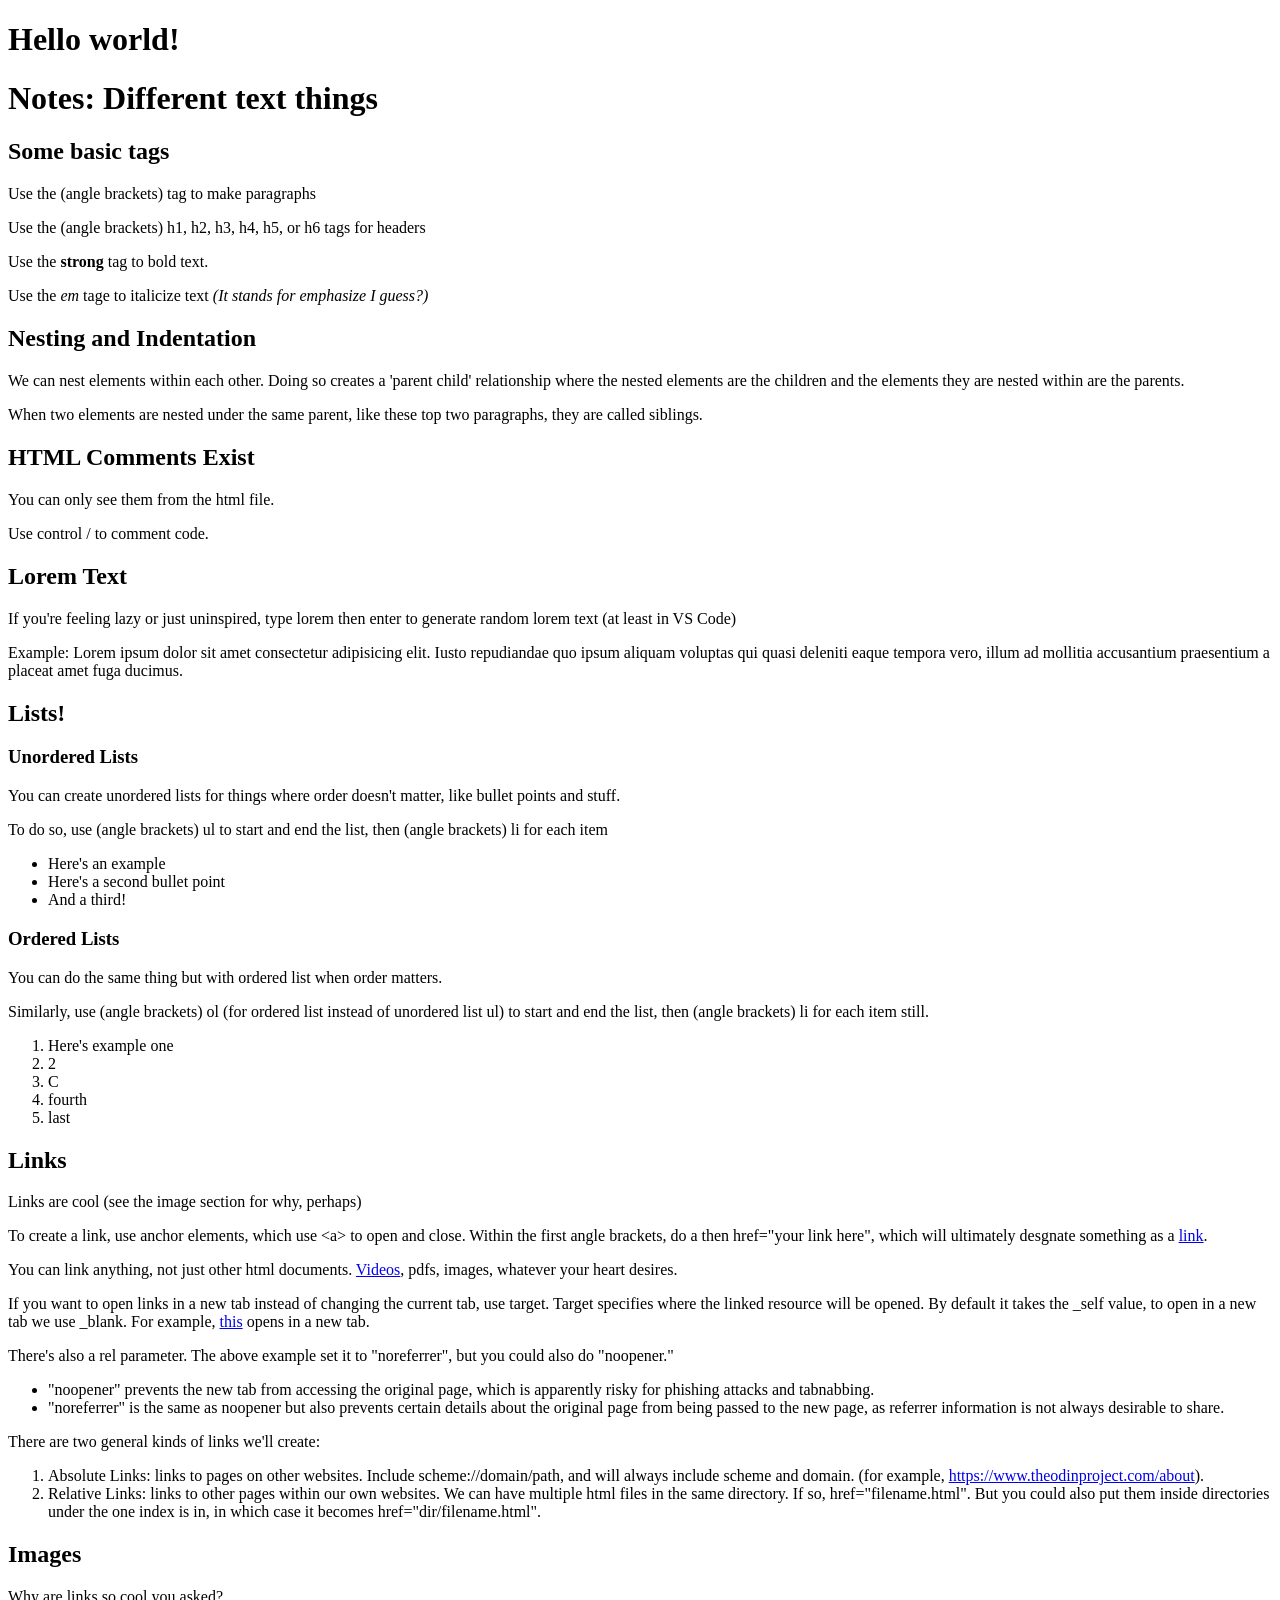
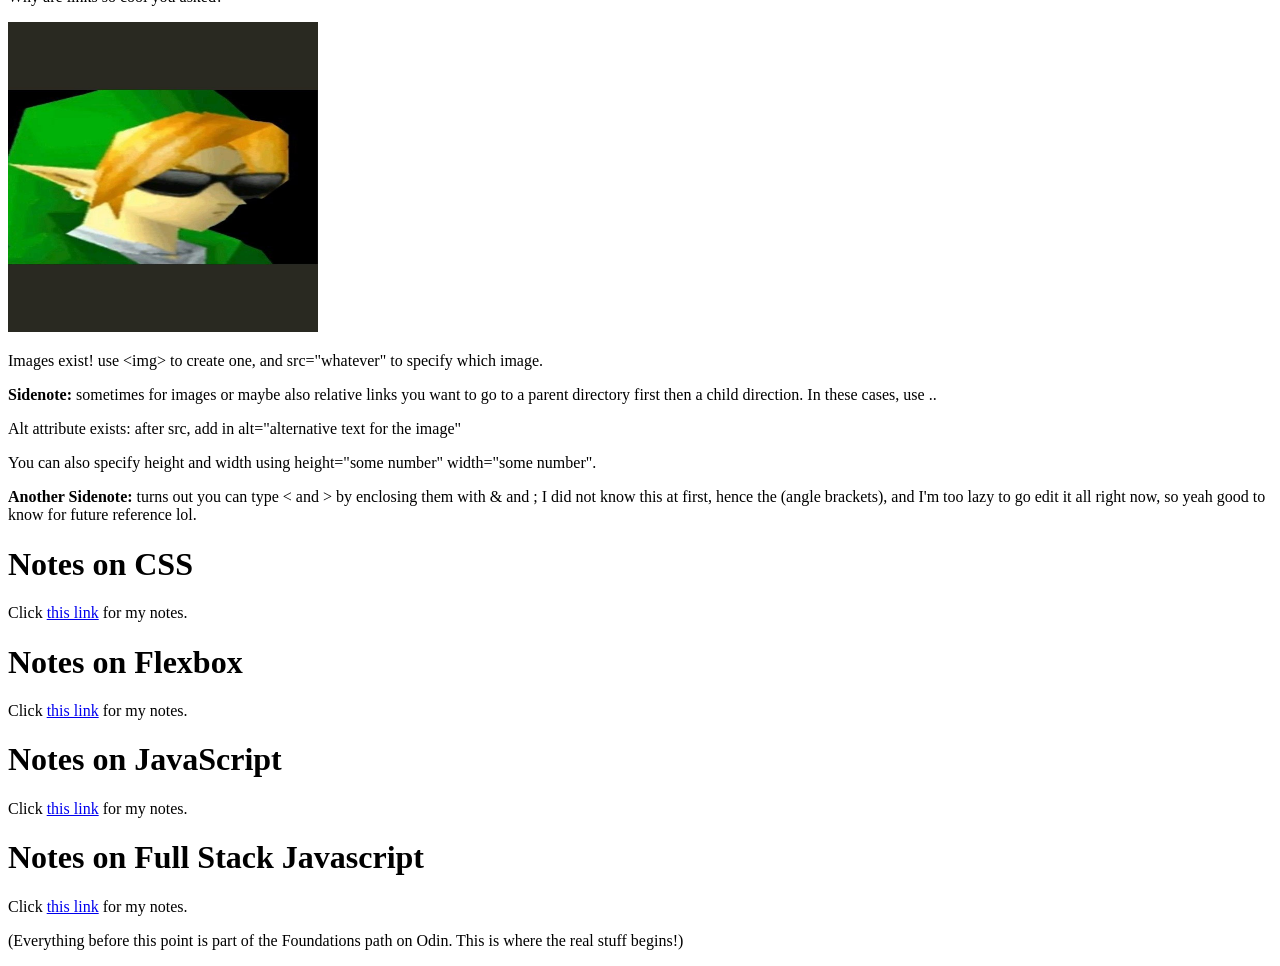
<file: index.html>
<!DOCTYPE html>
<html lang="en">
<head>
    <meta charset="UTF-8">
    <meta name="viewport" content="width=device-width, initial-scale=1.0">
    <title>TOP Testing</title>
</head>
<body>
    <h1>Hello world!</h1>
    <h1>Notes: Different text things</h1>
        <h2>Some basic tags</h2>
            <p>Use the (angle brackets) tag to make paragraphs</p>
            <p>Use the (angle brackets) h1, h2, h3, h4, h5, or h6 tags for headers</p>
            <p>Use the <strong>strong</strong> tag to bold text.</p>
            <p>Use the <em>em</em> tage to italicize text <em>(It stands for emphasize I guess?)</em></p>
        <h2>Nesting and Indentation</h2>
            <p>We can nest elements within each other. Doing so creates a 'parent child' relationship where the nested elements are the children and the elements they are nested within are the parents.</p>
            <p>When two elements are nested under the same parent, like these top two paragraphs, they are called siblings.</p>
        <h2>HTML Comments Exist</h2>
            <!-- You can't see them from the web browser-->
             <p>You can only see them from the html file.</p>
             <p>Use control / to comment code.</p>
        <h2>Lorem Text</h2>
            <p>If you're feeling lazy or just uninspired, type lorem then enter to generate random lorem text (at least in VS Code)</p>
            <p>Example: Lorem ipsum dolor sit amet consectetur adipisicing elit. Iusto repudiandae quo ipsum aliquam voluptas qui quasi deleniti eaque tempora vero, illum ad mollitia accusantium praesentium a placeat amet fuga ducimus.</p>
        <h2>Lists!</h2>
            <h3>Unordered Lists</h3>
                <p>You can create unordered lists for things where order doesn't matter, like bullet points and stuff.</p>
                <p>To do so, use (angle brackets) ul to start and end the list, then (angle brackets) li for each item</p>
                <ul>
                    <li>Here's an example</li>
                    <li>Here's a second bullet point</li>
                    <li>And a third!</li>
                </ul>
            <h3>Ordered Lists</h3>
                <p>You can do the same thing but with ordered list when order matters.</p>
                <p>Similarly, use (angle brackets) ol (for ordered list instead of unordered list ul) to start and end the list, then (angle brackets) li for each item still.</p>
                <ol>
                    <li>Here's example one</li>
                    <li>2</li>
                    <li>C</li>
                    <li>fourth</li>
                    <li>last</li>
                </ol>
        <h2>Links</h2>
            <p>Links are cool (see the image section for why, perhaps)</p>
            <p>To create a link, use anchor elements, which use &lt;a&gt; to open and close. Within the first angle brackets, do a then href="your link here", which will ultimately desgnate something as a <a href="https://zelda.fandom.com/wiki/Link">link</a>.</p>
            <p>You can link anything, not just other html documents. <a href="https://www.youtube.com/watch?v=dQw4w9WgXcQ">Videos</a>, pdfs, images, whatever your heart desires.</p>
            <!--I'm too lazy to find clever links for pdf and images, but could definitely do something funny there...-->
            <p>If you want to open links in a new tab instead of changing the current tab, use target. Target specifies where the linked resource will be opened. By default it takes the _self value, to open in a new tab we use _blank. For example, <a href="https://www.google.com/fbx?fbx=snake_arcade" target="_blank" rel="noreferrer">this</a> opens in a new tab.</p>
            <p>There's also a rel parameter. The above example set it to "noreferrer", but you could also do "noopener."</p>
            <ul>
                <li>"noopener" prevents the new tab from accessing the original page, which is apparently risky for phishing attacks and tabnabbing.</li>
                <li>"noreferrer" is the same as noopener but also prevents certain details about the original page from being passed to the new page, as referrer information is not always desirable to share.</li>
            </ul>
            <p>There are two general kinds of links we'll create:</p>
            <ol>
                <li>Absolute Links: links to pages on other websites. Include scheme://domain/path, and will always include scheme and domain. (for example, <a href="https://www.theodinproject.com/about">https://www.theodinproject.com/about</a>).</li>
                <li>Relative Links: links to other pages within our own websites. We can have multiple html files in the same directory. If so, href="filename.html". But you could also put them inside directories under the one index is in, in which case it becomes href="dir/filename.html".</li>
            </ol>
        <h2>Images</h2>
            <p>Why are links so cool you asked?</p>
            <img src="./images/link_sunglasses.jpg" alt="Cool Link" height="310" width="310">
            <p>Images exist! use &lt;img&gt; to create one, and src="whatever" to specify which image.</p>
            <p><strong>Sidenote:</strong> sometimes for images or maybe also relative links you want to go to a parent directory first then a child direction. In these cases, use ..</p>
            <p>Alt attribute exists: after src, add in alt="alternative text for the image"</p>
            <p>You can also specify height and width using height="some number" width="some number".</p>
            <p><strong>Another Sidenote:</strong> turns out you can type &lt; and &gt; by enclosing them with &amp; and ; I did not know this at first, hence the (angle brackets), and I'm too lazy to go edit it all right now, so yeah good to know for future reference lol.</p>
    
    <h1>Notes on CSS</h1>
            <p>Click <a href="css-notes.html">this link</a> for my notes.</p>
    <h1>Notes on Flexbox</h1>
            <p>Click <a href="flexbox-notes.html">this link</a> for my notes.</p>
    <h1>Notes on JavaScript</h1>
            <p>Click <a href="javascript-notes.html">this link</a> for my notes.</p>
    <h1>Notes on Full Stack Javascript</h1>
            <p>Click <a href="advanced/advanced-js-notes.html">this link</a> for my notes.</p>
            <p>(Everything before this point is part of the Foundations path on Odin. This is where the real stuff begins!)</p>

</body>
</html>
</file>
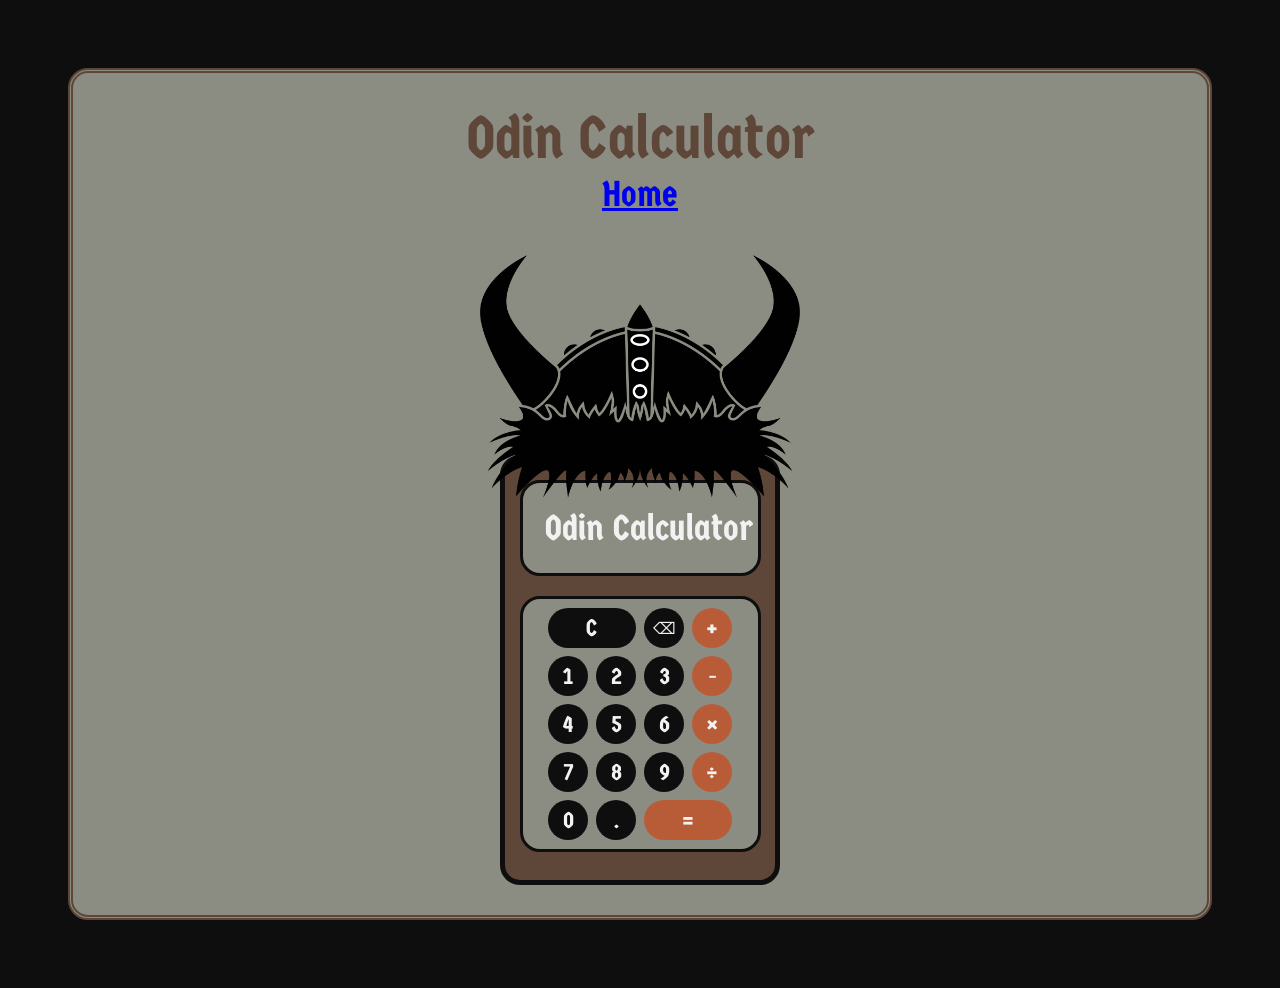
<file: calculator.html>
<!DOCTYPE html>
<html lang="en">
<head>
    <meta charset="UTF-8">
    <meta name="viewport" content="width=device-width, initial-scale=1.0">
    <title>Odin Calculator</title>
    <link rel="stylesheet" href="style.css">
    <!-- <script src="scripts.js" type="module"></script> -->
</head>
<body class="odin-calculator-body">
    <div class="neutral-element calc-frame" id="calc-frame">
        <div class="neutral-element calc-title" id="calc-title">Odin Calculator</div>
        <div class="neutral-element"><a href="javascript-notes.html">Home</a></div>
        <img src="./images/viking-hat.png" alt="Decorative image of a viking hat" width="320px" height="auto" class="calc-hat" id="calc-hat">
        <div class="neutral-element calc-box" id="calc-box">
            <div class="calc-top neutral-element">
                <span id="calc-top-top">Odin Calculator</span>
                <span id="calc-top-bottom"></span>
            </div>
            <div class="calc-keypad neutral-element">
                <div class="neutral-element calc-row">
                    <button class="calc-button-rectangle calc-button" id="calc-clear">C</button>
                    <button class="calc-button" id="calc-backspace">&#9003;</button>
                    <button class="calc-button-orange calc-operator" id="calc-plus">+</button>
                </div>
                <div class="neutral-element calc-row">
                    <button class="calc-button calc-number" id="calc-one">1</button>
                    <button class="calc-button calc-number" id="calc-two">2</button>
                    <button class="calc-button calc-number" id="calc-three">3</button>
                    <button class="calc-button-orange calc-operator" id="calc-minus">-</button>
                </div>
                <div class="neutral-element calc-row">
                    <button class="calc-button calc-number" id="calc-four">4</button>
                    <button class="calc-button calc-number" id="calc-five">5</button>
                    <button class="calc-button calc-number" id="calc-six">6</button>
                    <button class="calc-button-orange calc-operator" id="calc-times">&times;</button>
                </div>
                <div class="neutral-element calc-row">
                    <button class="calc-button calc-number" id="calc-seven">7</button>
                    <button class="calc-button calc-number" id="calc-eight">8</button>
                    <button class="calc-button calc-number" id="calc-nine">9</button>
                    <button class="calc-button-orange calc-operator" id="calc-divide">&divide;</button>
                </div>
                <div class="neutral-element calc-row">
                    <button class="calc-button calc-number" id="calc-zero">0</button>
                    <button class="calc-button" id="calc-decimal">.</button>
                    <button class="calc-button-orange calc-button-rectangle" id="calc-equals">=</button>
                </div>
            </div>
        </div>
    </div>
    <script src="scripts.js"></script>
</body>
</file>
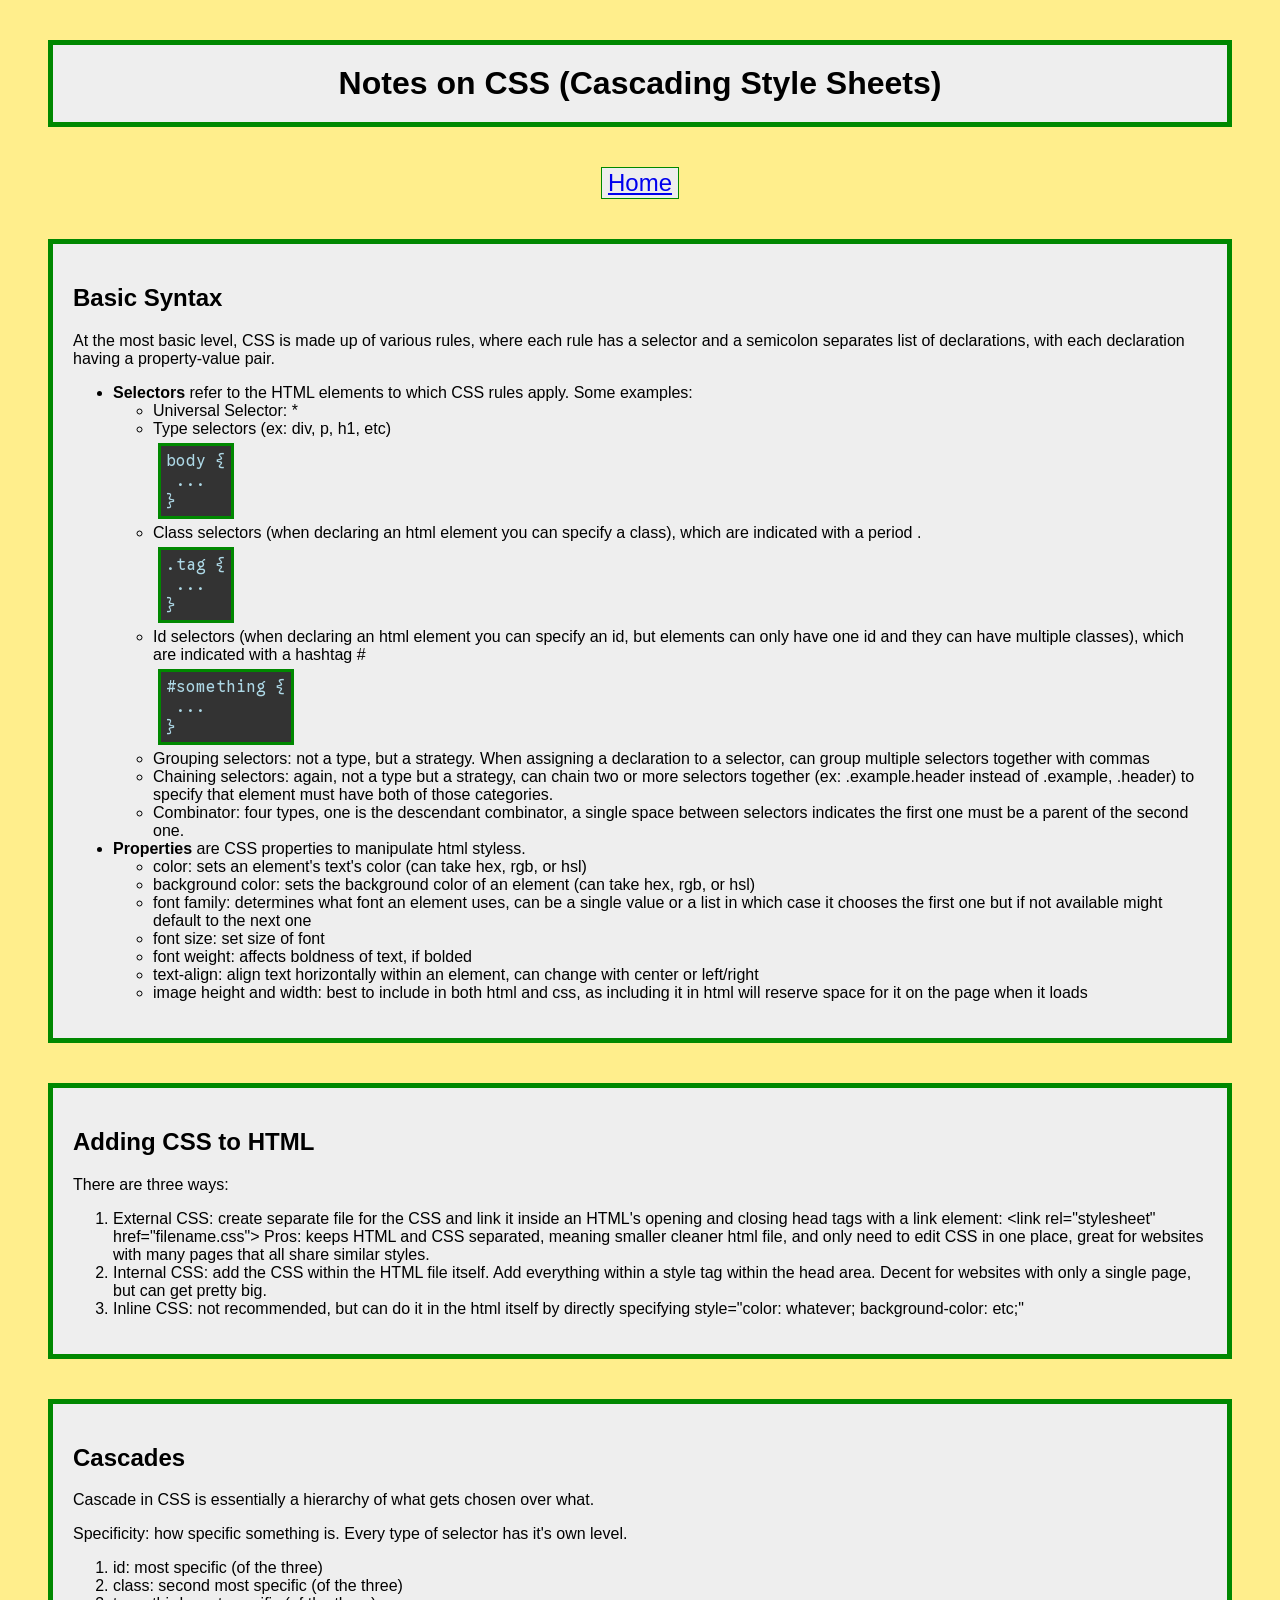
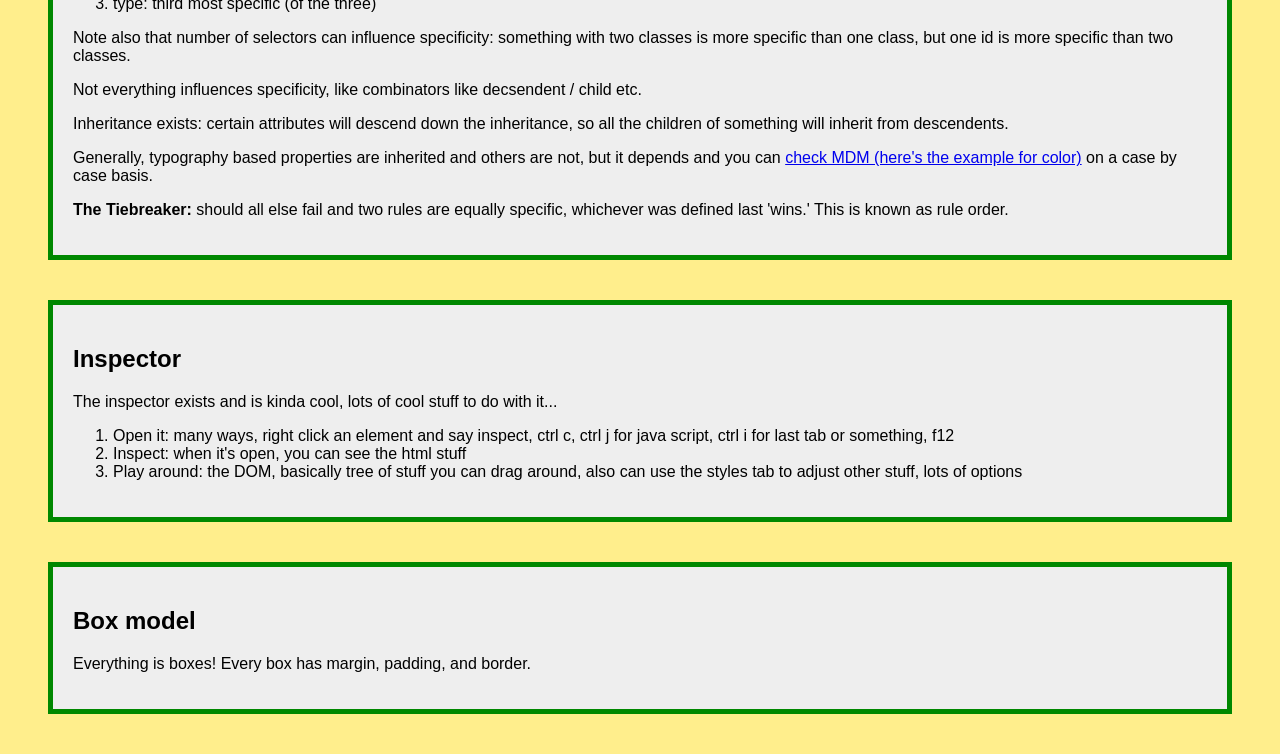
<file: css-notes.html>
<!DOCTYPE html>
<html lang="en">
<head>
    <meta charset="UTF-8">
    <meta name="viewport" content="width=device-width, initial-scale=1.0">
    <title>CSS Notes</title>
    <link rel="preconnect" href="https://fonts.googleapis.com">
    <link rel="preconnect" href="https://fonts.gstatic.com" crossorigin>
    <link href="https://fonts.googleapis.com/css2?family=Google+Sans+Code:ital,wght,MONO@0,300..800,1;1,300..800,1&family=Skranji:wght@400;700&display=swap" rel="stylesheet">
    <link rel="stylesheet" href="style.css">
</head>
<body>
    <h1 class="title">Notes on CSS (Cascading Style Sheets)</h1>
        <button><a href="index.html">Home</a></button>
        <div>
        <h2>Basic Syntax</h2>
        <p>At the most basic level, CSS is made up of various rules, where each rule has a selector and a semicolon separates list of declarations, with each declaration having a property-value pair.</p>
            <ul>
                <li><strong>Selectors</strong> refer to the HTML elements to which CSS rules apply. Some examples:</li>
                    <ul>
                        <li>Universal Selector: *</li>
                        <li>Type selectors (ex: div, p, h1, etc)</li>
                    <p class="code"> body {<br>&nbsp;...<br>} </p>
                        <li>Class selectors (when declaring an html element you can specify a class), which are indicated with a period .</li>
                    <p class="code"> .tag {<br>&nbsp;...<br>} </p>
                        <li>Id selectors (when declaring an html element you can specify an id, but elements can only have one id and they can have multiple classes), which are indicated with a hashtag #</li>
                    <p class="code"> #something {<br>&nbsp;...<br>} </p>
                        <li>Grouping selectors: not a type, but a strategy. When assigning a declaration to a selector, can group multiple selectors together with commas</li>
                        <li>Chaining selectors: again, not a type but a strategy, can chain two or more selectors together (ex: .example.header instead of .example, .header) to specify that element must have both of those categories.</li>
                        <li>Combinator: four types, one is the descendant combinator, a single space between selectors indicates the first one must be a parent of the second one.</li>
                    </ul>
                <li><strong>Properties</strong> are CSS properties to manipulate html styless.
                    <ul>
                        <li>color: sets an element's text's color (can take hex, rgb, or hsl)</li>
                        <li>background color: sets the background color of an element (can take hex, rgb, or hsl)</li>
                        <li>font family: determines what font an element uses, can be a single value or a list in which case it chooses the first one but if not available might default to the next one</li>
                        <li>font size: set size of font</li>
                        <li>font weight: affects boldness of text, if bolded</li>
                        <li>text-align: align text horizontally within an element, can change with center or left/right</li>
                        <li>image height and width: best to include in both html and css, as including it in html will reserve space for it on the page when it loads</li>
                    </ul>
                </li>
            </ul>
        </div>
        <div>
        <h2>Adding CSS to HTML</h2>
            <p>There are three ways:</p>
            <ol>
                <li>External CSS: create separate file for the CSS and link it inside an HTML's opening and closing head tags with a link element: &lt;link rel="stylesheet" href="filename.css"&gt; Pros: keeps HTML and CSS separated, meaning smaller cleaner html file, and only need to edit CSS in one place, great for websites with many pages that all share similar styles.</li>
                <li>Internal CSS: add the CSS within the HTML file itself. Add everything within a style tag within the head area. Decent for websites with only a single page, but can get pretty big.</li>
                <li>Inline CSS: not recommended, but can do it in the html itself by directly specifying style="color: whatever; background-color: etc;"</li>
            </ol>
        </div>
        <div>
        <h2>Cascades</h2>
            <p>Cascade in CSS is essentially a hierarchy of what gets chosen over what.</p>
            <p>Specificity: how specific something is. Every type of selector has it's own level.</p>
            <ol>
                <li>id: most specific (of the three)</li>
                <li>class: second most specific (of the three)</li>
                <li>type: third most specific (of the three)</li>
            </ol>
            <p>Note also that number of selectors can influence specificity: something with two classes is more specific than one class, but one id is more specific than two classes.</p>
            <p>Not everything influences specificity, like combinators like decsendent / child etc.</p>
            <p>Inheritance exists: certain attributes will descend down the inheritance, so all the children of something will inherit from descendents.</p>
            <p>Generally, typography based properties are inherited and others are not, but it depends and you can <a href="https://developer.mozilla.org/en-US/docs/Web/CSS/Reference/Properties/color#formal_definition">check MDM (here's the example for color)</a> on a case by case basis.</p>
            <p><strong>The Tiebreaker:</strong> should all else fail and two rules are equally specific, whichever was defined last 'wins.' This is known as rule order.</p>
        </div>
        <div>
        <h2>Inspector</h2>
            <p>The inspector exists and is kinda cool, lots of cool stuff to do with it...</p>
            <ol>
                <li>Open it: many ways, right click an element and say inspect, ctrl c, ctrl j for java script, ctrl i for last tab or something, f12</li>
                <li>Inspect: when it's open, you can see the html stuff </li>
                <li>Play around: the DOM, basically tree of stuff you can drag around, also can use the styles tab to adjust other stuff, lots of options</li>
            </ol>
        </div>
        <div>
        <h2>Box model</h2>
            <p>Everything is boxes! Every box has margin, padding, and border.</p>
        </div>
        

</body>
</html>
</file>
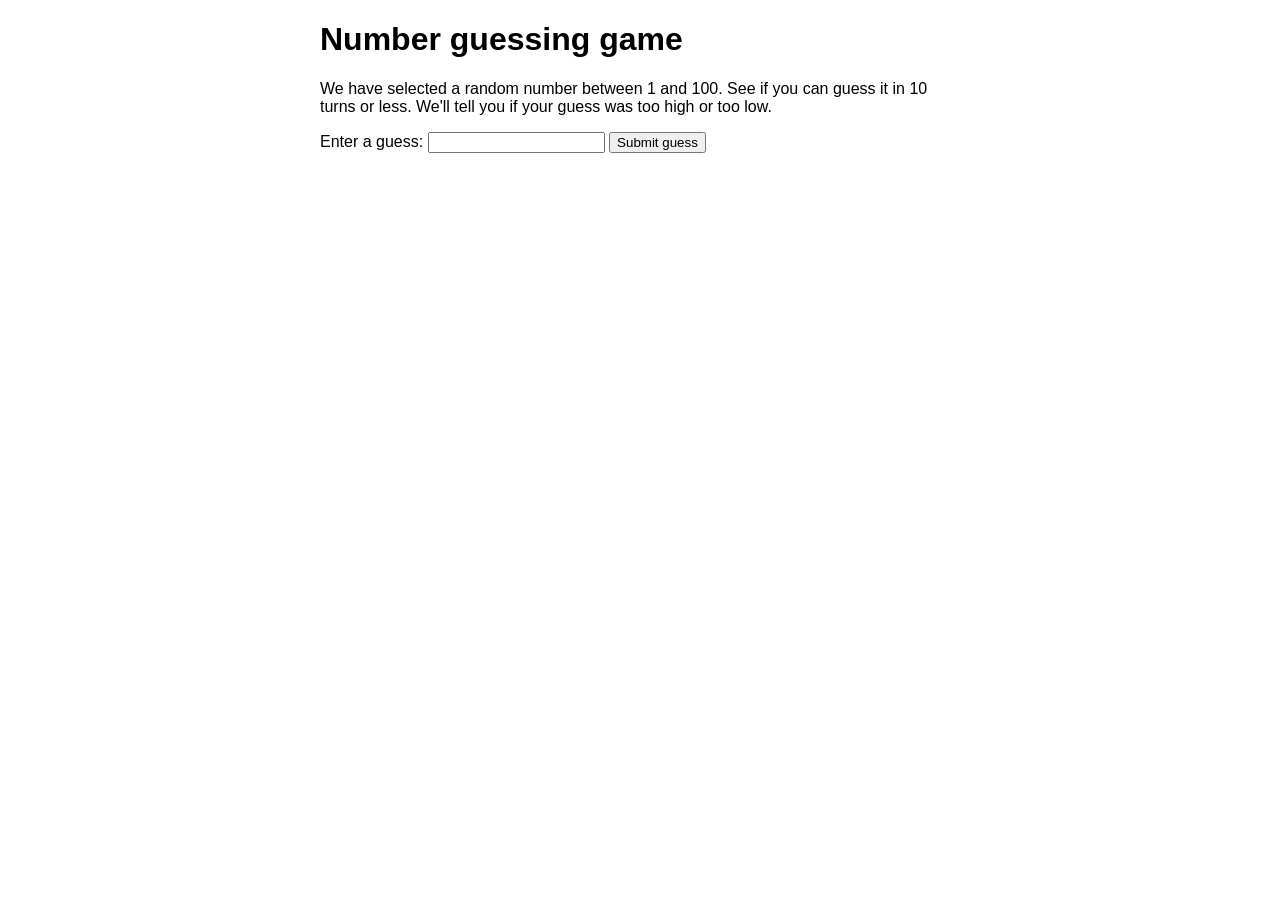
<file: debugging.html>
<!doctype html>
<html lang="en-US">
  <head>
    <meta charset="utf-8" />

    <title>Number guessing game</title>

    <style>
      html {
        font-family: sans-serif;
      }
      body {
        width: 50%;
        max-width: 800px;
        min-width: 480px;
        margin: 0 auto;
      }
      .lastResult {
        color: white;
        padding: 3px;
      }
    </style>
  </head>

  <body>
    <h1>Number guessing game</h1>

    <p>
      We have selected a random number between 1 and 100. See if you can guess
      it in 10 turns or less. We'll tell you if your guess was too high or too
      low.
    </p>

    <div class="form">
      <label for="guessField">Enter a guess: </label>
      <input type="text" id="guessField" class="guessField" />
      <input type="submit" value="Submit guess" class="guessSubmit" />
    </div>

    <div class="resultParas">
      <p class="guesses"></p>
      <p class="lastResult"></p>
      <p class="lowOrHi"></p>
    </div>

    <script>
      let randomNumber = Math.floor(Math.random() * 100) + 1;

      const guesses = document.querySelector(".guesses");
      const lastResult = document.querySelector(".lastResult");
      const lowOrHi = document.querySelector(".lowOrHi");
      const guessSubmit = document.querySelector(".guessSubmit");
      const guessField = document.querySelector(".guessField");

      let guessCount = 1;
      let resetButton;

      function checkGuess() {
        const userGuess = Number(guessField.value);
        if (guessCount === 1) {
          guesses.textContent = "Previous guesses: ";
        }
        guesses.textContent += userGuess + " ";

        if (userGuess === randomNumber) {
          lastResult.textContent = "Congratulations! You got it right!";
          lastResult.style.backgroundColor = "green";
          lowOrHi.textContent = "";
          setGameOver();
        } else if (guessCount === 10) {
          lastResult.textContent = "!!!GAME OVER!!!";
          setGameOver();
        } else {
          lastResult.textContent = "Wrong!";
          lastResult.style.backgroundColor = "red";
          if (userGuess < randomNumber) {
            lowOrHi.textContent = "Last guess was too low!";
          } else if (userGuess > randomNumber) {
            lowOrHi.textContent = "Last guess was too high!";
          }
        }

        guessCount++;
        guessField.value = "";
        guessField.focus();
      }
      guessSubmit.addEventListener("click", checkGuess);

      function setGameOver() {
        guessField.disabled = true;
        guessSubmit.disabled = true;
        resetButton = document.createElement("button");
        resetButton.textContent = "Start new game";
        document.body.appendChild(resetButton);
        resetButton.addEventListener("click", resetGame);
      }

      function resetGame() {
        guessCount = 1;

        const resetParas = document.querySelectorAll(".resultParas p");
        for (const resetPara of resetParas) {
          resetPara.textContent = "";
        }
        resetButton.parentNode.removeChild(resetButton);

        guessField.disabled = false;
        guessSubmit.disabled = false;
        guessField.value = "";
        guessField.focus();

        lastResult.style.backgroundColor = "white";

        randomNumber = Math.floor(Math.random() * 100) + 1;
      }
    </script>

    

  </body>
</html>
</file>
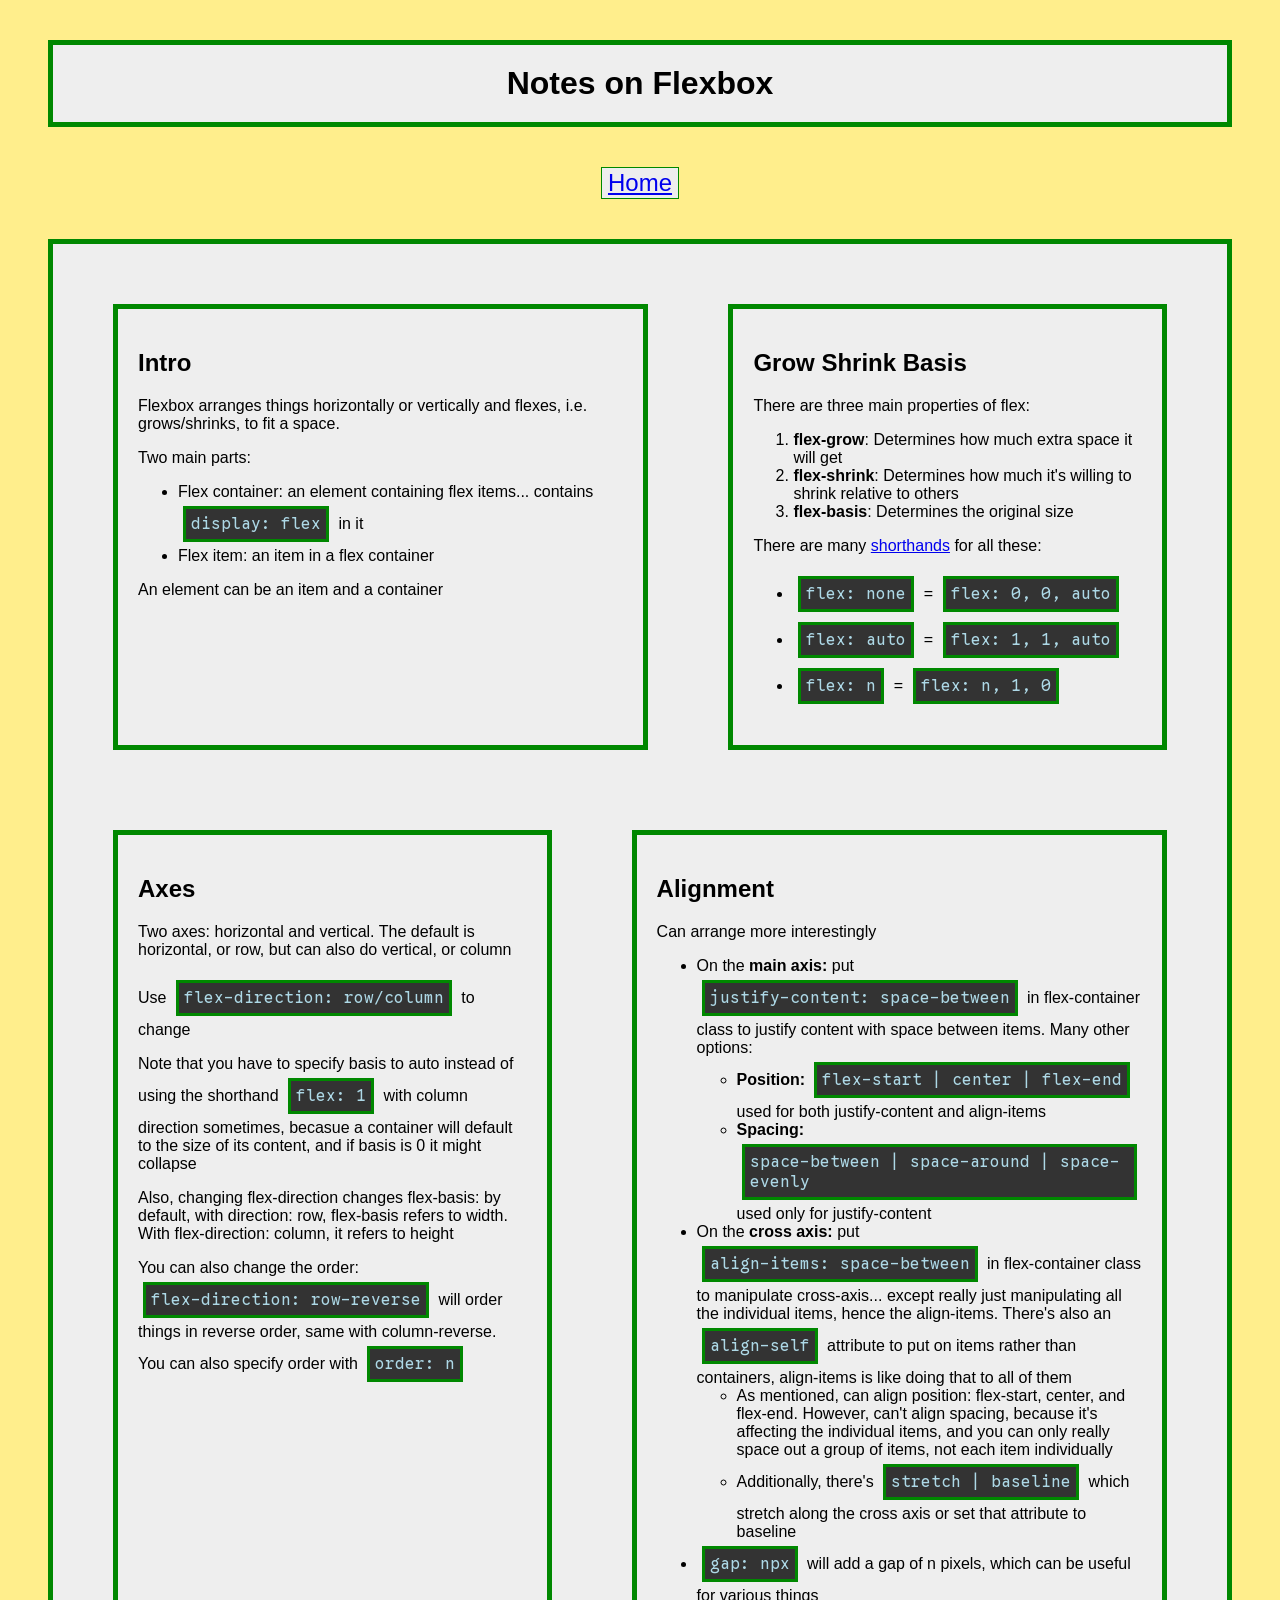
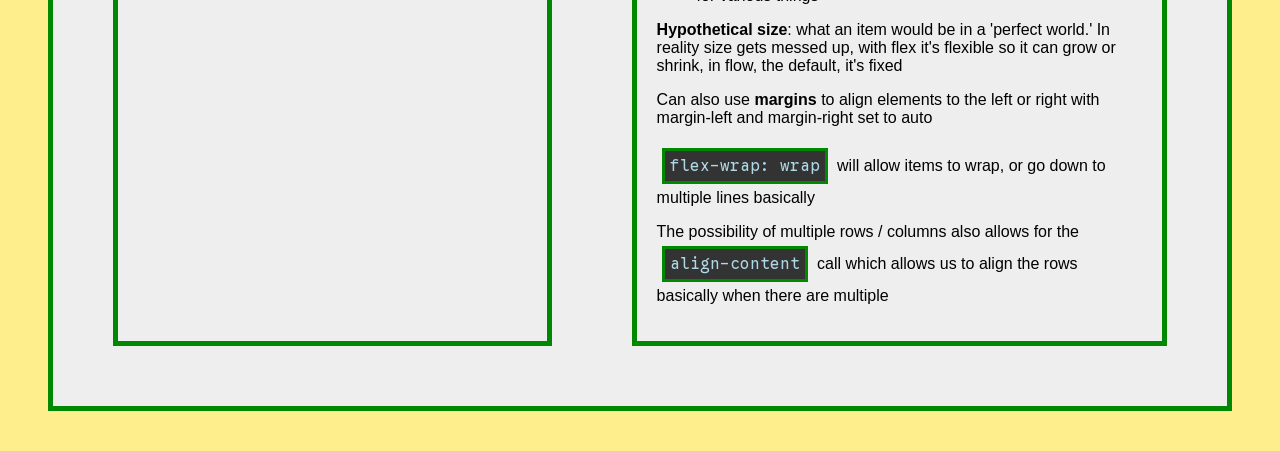
<file: flexbox-notes.html>
<!DOCTYPE html>
<html lang="en">
<head>
    <meta charset="UTF-8">
    <meta name="viewport" content="width=device-width, initial-scale=1.0">
    <title>Flexbox Notes</title>
    <link rel="preconnect" href="https://fonts.googleapis.com">
    <link rel="preconnect" href="https://fonts.gstatic.com" crossorigin>
    <link href="https://fonts.googleapis.com/css2?family=Google+Sans+Code:ital,wght,MONO@0,300..800,1;1,300..800,1&family=Skranji:wght@400;700&display=swap" rel="stylesheet">
    <link rel="stylesheet" href="style.css">
</head>
<body>
    <h1 class="title">Notes on Flexbox</h1>
    <button><a href="index.html">Home</a></button>
<div id="flex-body">    
    <div class="flex-item-one">
    <h2>Intro</h2>
        <p>Flexbox arranges things horizontally or vertically and flexes, i.e. grows/shrinks, to fit a space.</p>
        <p>Two main parts:</p>
        <ul>
            <li>Flex container: an element containing flex items... contains <span class="code">display: flex</span> in it</li>
            <li>Flex item: an item in a flex container</li>
        </ul>
        <p>An element can be an item and a container</p>
    </div>
    <div class="flex-item-two">
        <h2>Grow Shrink Basis</h2>
        <p>There are three main properties of flex:</p>
        <ol>
            <li><b>flex-grow</b>: Determines how much extra space it will get</li>
            <li><b>flex-shrink</b>: Determines how much it's willing to shrink relative to others</li>
            <li><b>flex-basis</b>: Determines the original size</li>
        </ol>
        <p>There are many <a href="https://developer.mozilla.org/en-US/docs/Web/CSS/Reference/Properties/flex">shorthands</a> for all these:</p>
        <ul>
            <li><span class="code">flex: none</span> = <span class="code">flex: 0, 0, auto</span></li>
            <li><span class="code">flex: auto</span> = <span class="code">flex: 1, 1, auto</span></li>
            <li><span class="code">flex: n</span> = <span class="code">flex: n, 1, 0</span></li>
        </ul>
    </div>
    <div class="flex-item-two">
        <h2>Axes</h2>
        <p>Two axes: horizontal and vertical. The default is horizontal, or row, but can also do vertical, or column</p>
        <p>Use <span class="code">flex-direction: row/column</span> to change</p>
        <p>Note that you have to specify basis to auto instead of using the shorthand <span class="code">flex: 1</span> with column direction sometimes, becasue a container will default to the size of its content, and if basis is 0 it might collapse</p>
        <p>Also, changing flex-direction changes flex-basis: by default, with direction: row, flex-basis refers to width. With flex-direction: column, it refers to height</p>
        <p>You can also change the order: <span class="code">flex-direction: row-reverse</span> will order things in reverse order, same with column-reverse. You can also specify order with <span class="code">order: n</span></p>
    </div>
    <div class="flex-item-one">
        <h2>Alignment</h2>
        <p>Can arrange more interestingly</p>
        <ul>
            <li>On the <b>main axis:</b> put <span class="code">justify-content: space-between</span> in flex-container class to justify content with space between items. Many other options:</li>
            <ul>
                <li><b>Position:</b> <span class="code">flex-start | center | flex-end</span></li> used for both justify-content and align-items
                <li><b>Spacing:</b> <span class="code">space-between | space-around | space-evenly </span></li> used only for justify-content
            </ul>
            <li>On the <b>cross axis:</b> put <span class="code">align-items: space-between</span> in flex-container class to manipulate cross-axis... except really just manipulating all the individual items, hence the align-items. There's also an <span class="code">align-self</span> attribute to put on items rather than containers, align-items is like doing that to all of them</li>
            <ul>
                <li>As mentioned, can align position: flex-start, center, and flex-end. However, can't align spacing, because it's affecting the individual items, and you can only really space out a group of items, not each item individually</li>
                <li>Additionally, there's <span class="code">stretch | baseline</span> which stretch along the cross axis or set that attribute to baseline </li>
            </ul>
            <li><span class="code">gap: npx</span> will add a gap of n pixels, which can be useful for various things</li>
        </ul>
        <p><b>Hypothetical size</b>: what an item would be in a 'perfect world.' In reality size gets messed up, with flex it's flexible so it can grow or shrink, in flow, the default, it's fixed</p>
        <p>Can also use <b>margins</b> to align elements to the left or right with margin-left and margin-right set to auto</p>
        <p><span class="code">flex-wrap: wrap</span> will allow items to wrap, or go down to multiple lines basically</p>
        <p>The possibility of multiple rows / columns also allows for the <span class="code">align-content</span> call which allows us to align the rows basically when there are multiple</p>

    </div>
</div>

</body>
</html>
</file>
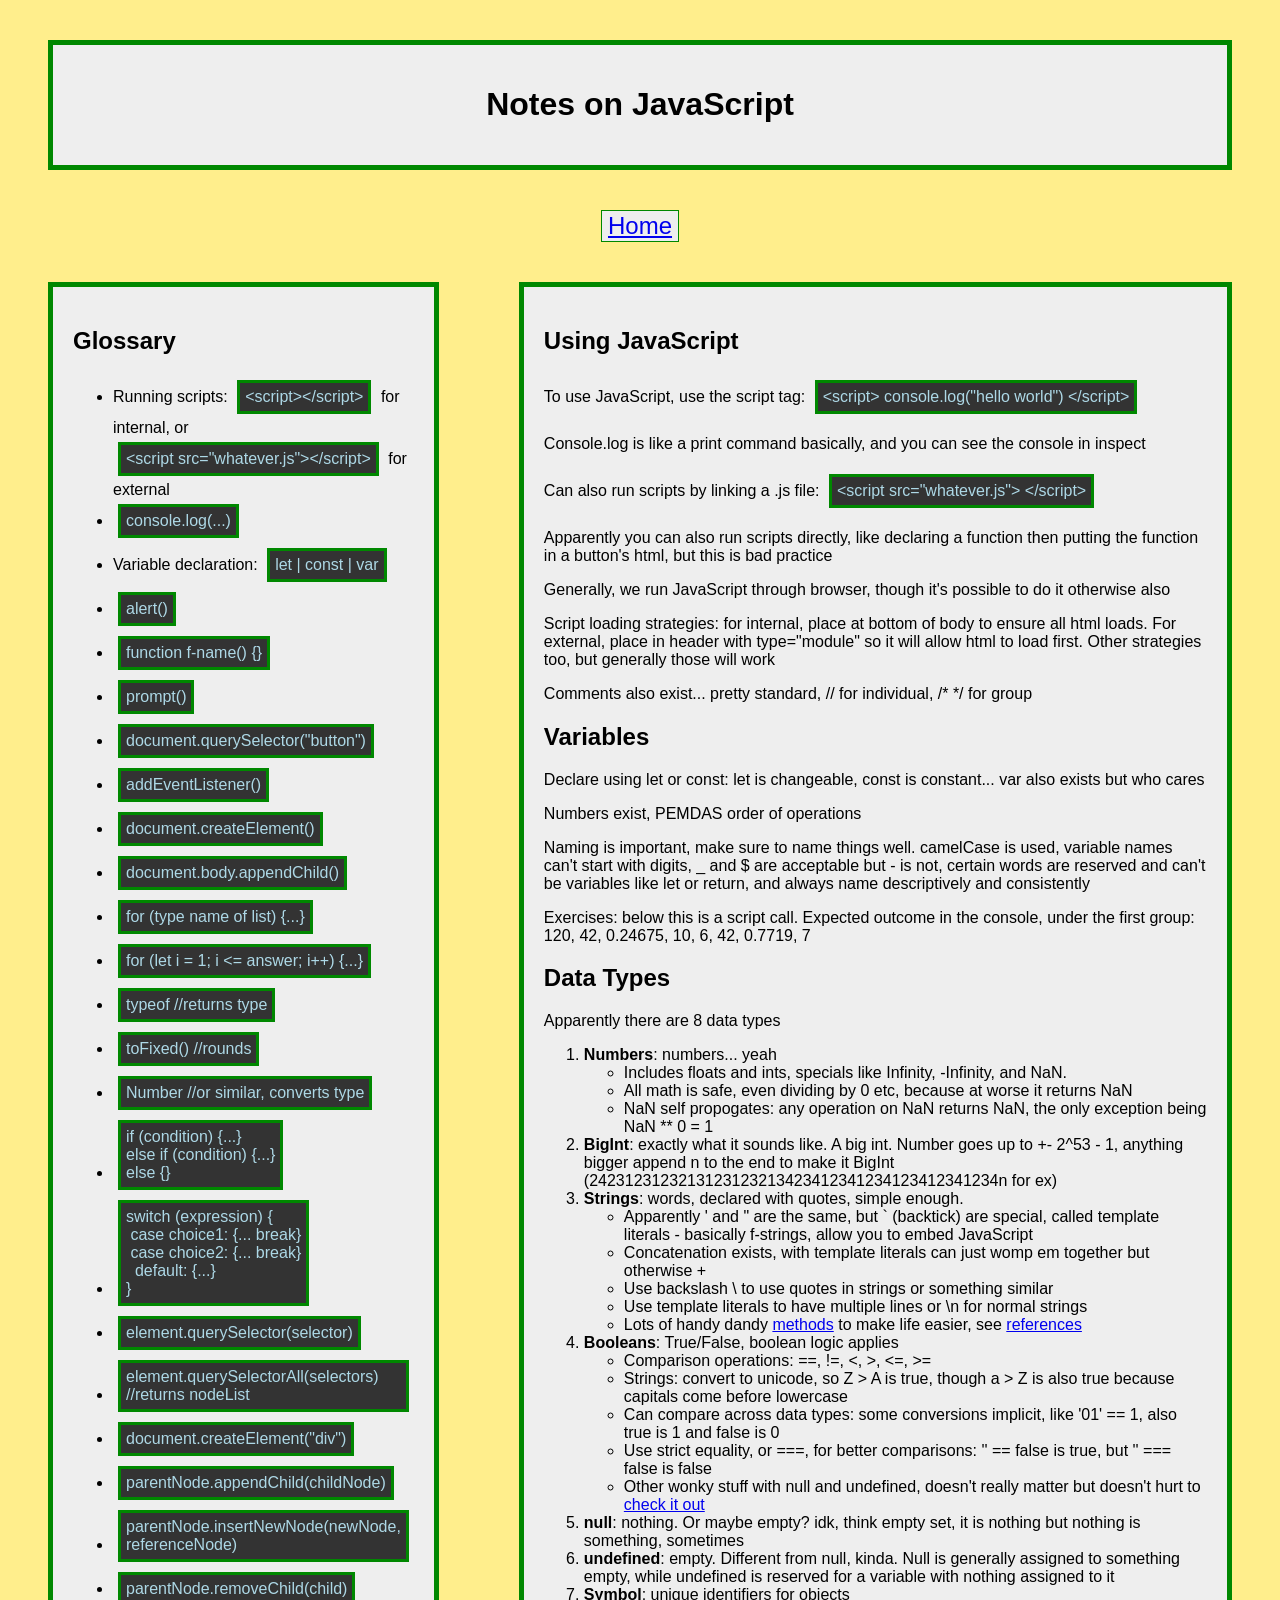
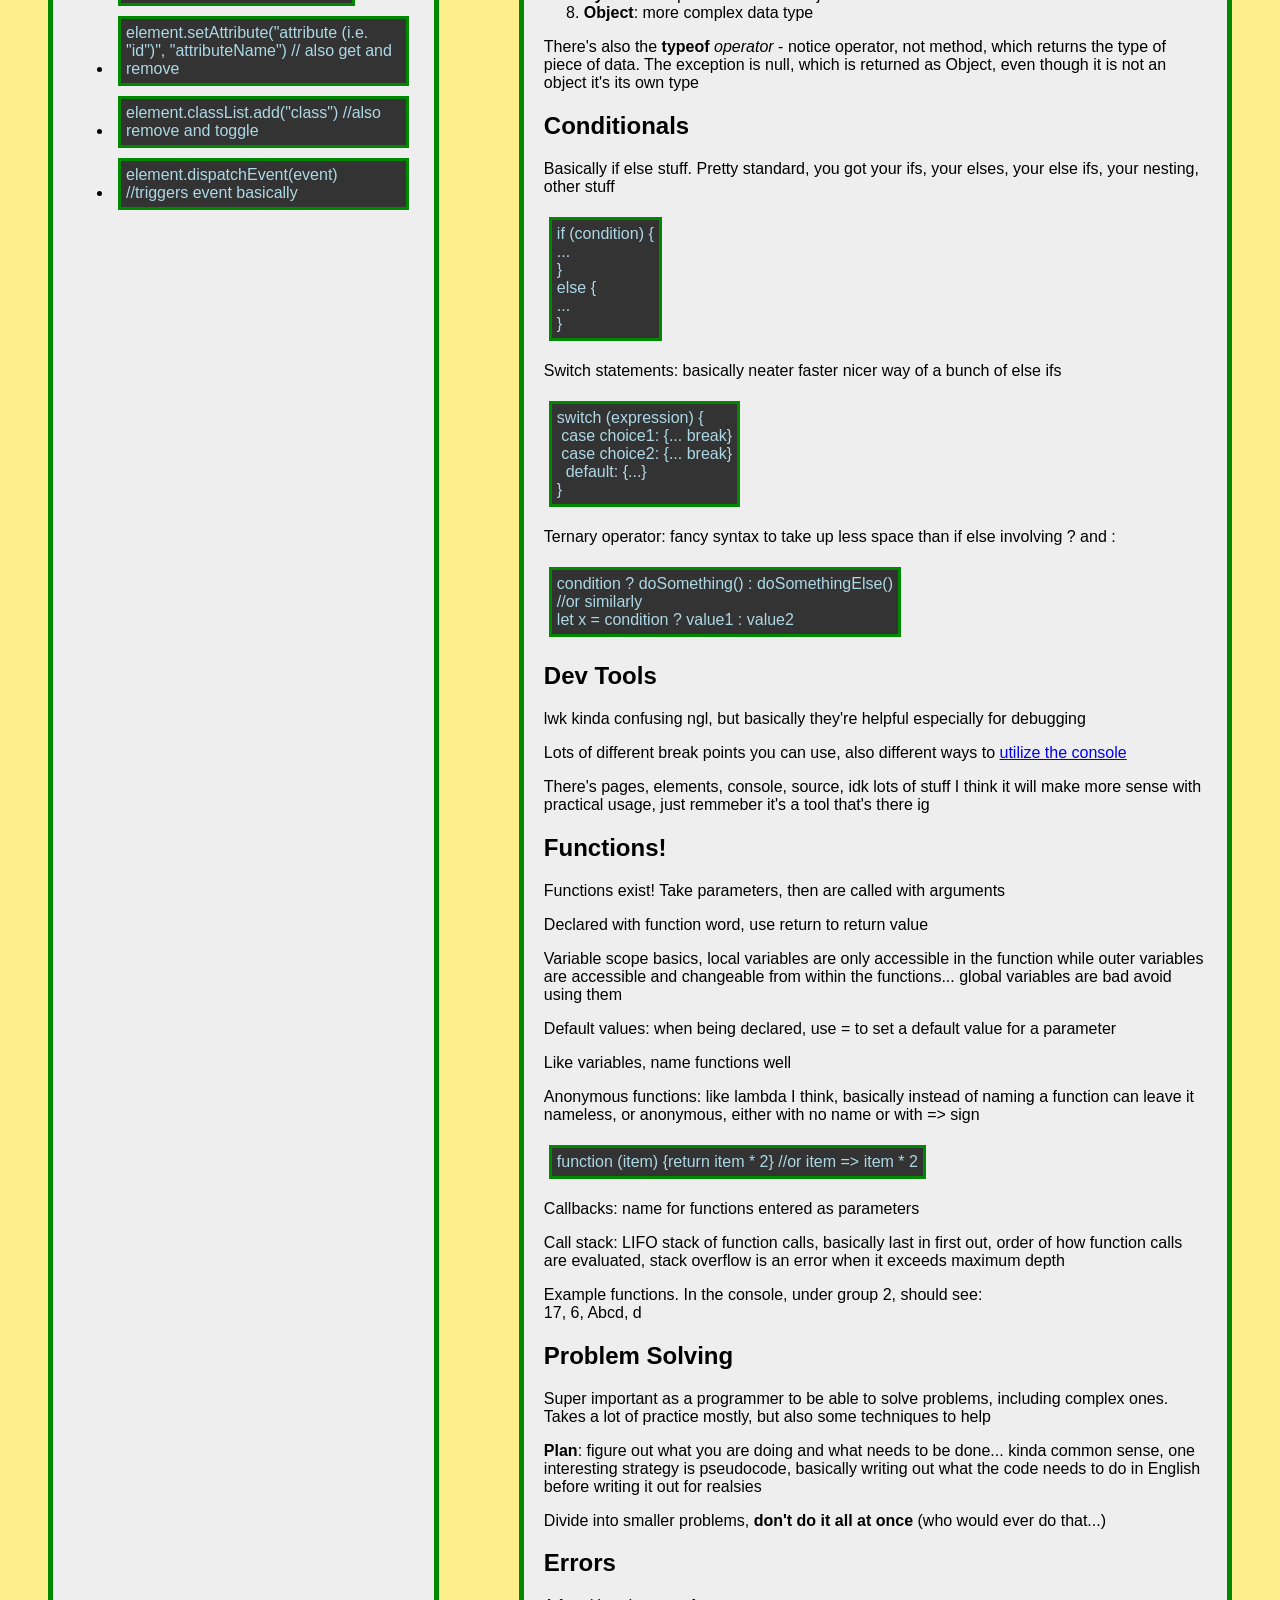
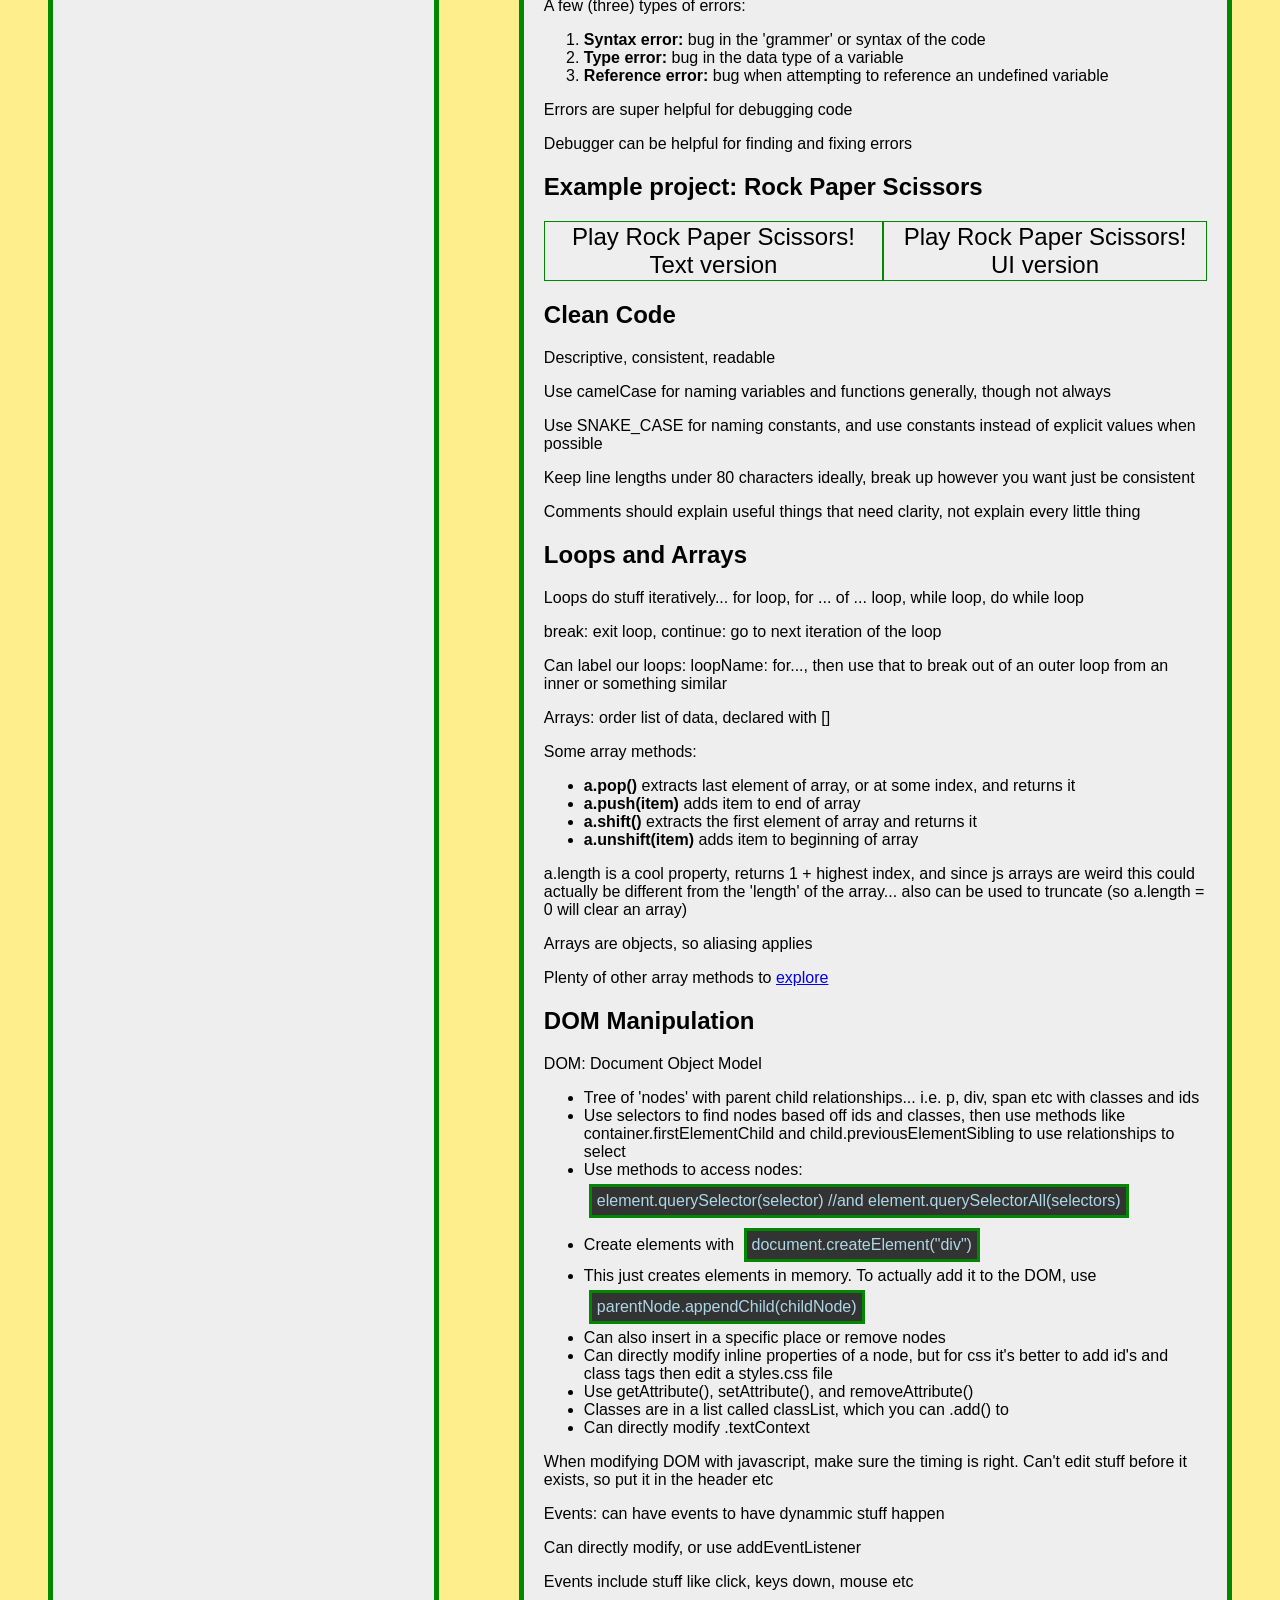
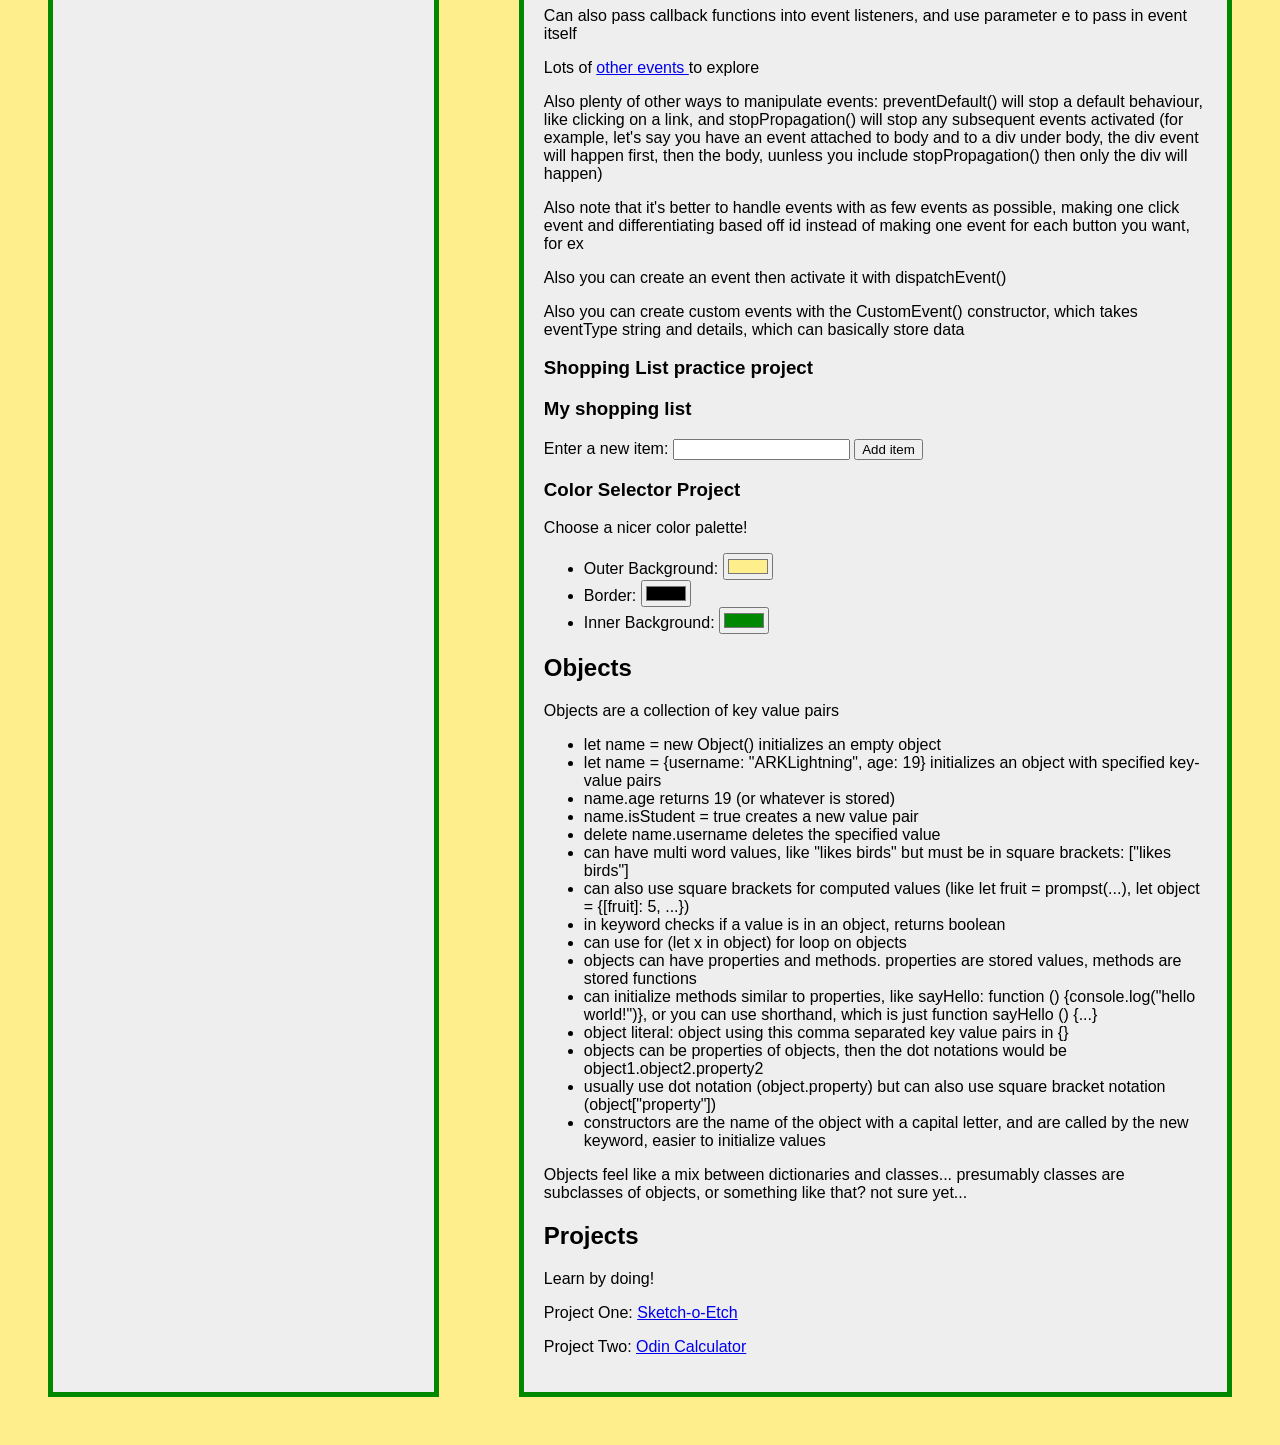
<file: javascript-notes.html>
<!DOCTYPE html>
<html lang="en">
<head>
    <meta charset="UTF-8">
    <meta name="viewport" content="width=device-width, initial-scale=1.0">
    <title>Javascript Notes</title>
    <link rel="stylesheet" href="style.css">
    <!-- <script src="scripts.js" type="module"></script> -->
</head>
<body class="javascript-notes-body" id="javascript-notes-body">
    <div class="title"><h1>Notes on JavaScript</h1></div>
        <button><a href="index.html">Home</a></button>
    <div class="js-notes-container">
        <div class="left-col">
            <h2>Glossary</h2>
            <ul>
                <li>Running scripts: <span class="code">&lt;script&gt;&lt;/script&gt;</span> for internal, or <span class="code">&lt;script src="whatever.js"&gt;&lt;/script&gt;</span> for external</li>
                <li><span class="code">console.log(...)</span></li>
                <li>Variable declaration: <span class="code">let | const | var</span></li>
                <li><span class="code">alert()</span></li>
                <li><span class="code">function f-name() {}</span></li>
                <li><span class="code">prompt()</span></li>
                <li><span class="code">document.querySelector("button")</span></li>
                <li><span class="code">addEventListener()</span></li>
                <li><span class="code">document.createElement()</span></li>
                <li><span class="code">document.body.appendChild()</span></li>
                <li><span class="code">for (type name of list) {...}</span></li>
                <li><span class="code">for (let i = 1; i &lt;= answer; i++) {...}</span></li>
                <li><span class="code">typeof //returns type</span></li>
                <li><span class="code">toFixed() //rounds</span></li>
                <li><span class="code">Number //or similar, converts type</span></li>
                <li><span class="code">if (condition) {...}<br>else if (condition) {...}<br>else {}</span></li>
                <li><span class="code">switch (expression) {<br>&nbsp;case choice1: {... break}<br>&nbsp;case choice2: {... break}<br>&nbsp; default: {...}<br>}</span></li>
                <li><span class="code">element.querySelector(selector)</span>
                <li><span class="code">element.querySelectorAll(selectors) //returns nodeList</span></li>
                <li><span class="code">document.createElement("div")</span></li>
                <li><span class="code">parentNode.appendChild(childNode)</span></li>
                <li><span class="code">parentNode.insertNewNode(newNode, referenceNode)</span></li>
                <li><span class="code">parentNode.removeChild(child)</span></li>
                <li><span class="code">element.setAttribute("attribute (i.e. "id")", "attributeName") // also get and remove</span></li>
                <li><span class="code">element.classList.add("class") //also remove and toggle</span></li>
                <li><span class="code">element.dispatchEvent(event) //triggers event basically</span></li>
            </ul>
        </div>
        <div class="right-col">
            <h2>Using JavaScript</h2>
                <p>To use JavaScript, use the script tag: <span class="code">&lt;script&gt; console.log("hello world") &lt;/script&gt;</span></p>
                <script>
                    console.log("hello world!")
                </script>
                <p>Console.log is like a print command basically, and you can see the console in inspect</p>
                <p>Can also run scripts by linking a .js file:  <span class="code">&lt;script src="whatever.js"&gt; &lt;/script&gt;</span> </p>
                <p>Apparently you can also run scripts directly, like declaring a function then putting the function in a button's html, but this is bad practice</p>
                <p>Generally, we run JavaScript through browser, though it's possible to do it otherwise also</p>
                <p>Script loading strategies: for internal, place at bottom of body to ensure all html loads. For external, place in header with type="module" so it will allow html to load first. Other strategies too, but generally those will work</p>
                <p>Comments also exist... pretty standard, // for individual, /* */ for group</p>
            <h2>Variables</h2>
                <p>Declare using let or const: let is changeable, const is constant... var also exists but who cares</p>
                <p>Numbers exist, PEMDAS order of operations</p>
                <p>Naming is important, make sure to name things well. camelCase is used, variable names can't start with digits, _ and $ are acceptable but - is not, certain words are reserved and can't be variables like let or return, and always name descriptively and consistently</p>
                <p>Exercises: below this is a script call. Expected outcome in the console, under the first group:<br> 120, 42, 0.24675, 10, 6, 42, 0.7719, 7</p>
                <script>
                    console.group("First examples: basic maths")
                    console.log(23 + 97)
                    console.log(51 + 6 + 7 - 14 - 8)
                    console.log((4 + 6 + 9) / 77)
                    let a = 10
                    console.log(a)
                    a -= 4
                    console.log(a)
                    let b = a * 7
                    console.log(b)
                    const max = 57
                    const actual = max - 13
                    const percentage = actual / max
                    console.log(percentage)
                    a++
                    console.log(a)
                    console.groupEnd("First examples: basic maths")
                </script>
            <h2>Data Types</h2>
                <p>Apparently there are 8 data types</p>
                <ol>
                    <li><b>Numbers</b>: numbers... yeah
                    <ul>
                        <li>Includes floats and ints, specials like Infinity, -Infinity, and NaN.</li>
                        <li>All math is safe, even dividing by 0 etc, because at worse it returns NaN</li>
                        <li>NaN self propogates: any operation on NaN returns NaN, the only exception being NaN ** 0 = 1</li>
                    </ul> 
                    <li><b>BigInt</b>: exactly what it sounds like. A big int. Number goes up to +- 2^53 - 1, anything bigger append n to the end to make it BigInt (2423123123213123123213423412341234123412341234n for ex)</li>
                    <li><b>Strings</b>: words, declared with quotes, simple enough.
                    <ul>
                        <li>Apparently ' and " are the same, but ` (backtick) are special, called template literals - basically f-strings, allow you to embed JavaScript</li>
                        <li>Concatenation exists, with template literals can just womp em together but otherwise +</li>
                        <li>Use backslash \ to use quotes in strings or something similar</li>
                        <li>Use template literals to have multiple lines or \n for normal strings</li>
                        <li>Lots of handy dandy <a href="https://www.w3schools.com/js/js_string_methods.asp">methods</a> to make life easier, see <a href="https://developer.mozilla.org/en-US/docs/Web/JavaScript/Reference/Global_Objects/String">references</a></li>
                    </ul>
                    <li><b>Booleans</b>: True/False, boolean logic applies</li>
                    <ul>
                        <li>Comparison operations: ==, !=, &lt;, &gt;, &lt;=, &gt;=</li>
                        <li>Strings: convert to unicode, so Z &gt; A is true, though a &gt; Z is also true because capitals come before lowercase</li>
                        <li>Can compare across data types: some conversions implicit, like '01' == 1, also true is 1 and false is 0</li>
                        <li>Use strict equality, or ===, for better comparisons: '' == false is true, but '' === false is false</li>
                        <li>Other wonky stuff with null and undefined, doesn't really matter but doesn't hurt to <a href="https://javascript.info/comparison">check it out</a></li>
                    </ul>
                    <li><b>null</b>: nothing. Or maybe empty? idk, think empty set, it is nothing but nothing is something, sometimes</li>
                    <li><b>undefined</b>: empty. Different from null, kinda. Null is generally assigned to something empty, while undefined is reserved for a variable with nothing assigned to it</li>
                    <li><b>Symbol</b>: unique identifiers for objects</li>
                    <li><b>Object</b>: more complex data type</li>
                </ol>
                <p>There's also the <b>typeof</b> <i>operator</i> - notice operator, not method, which returns the type of piece of data. The exception is null, which is returned as Object, even though it is not an object it's its own type</p>
            <h2>Conditionals</h2>
                <p>Basically if else stuff. Pretty standard, you got your ifs, your elses, your else ifs, your nesting, other stuff</p>
                <p><span class="code">if (condition) {<br>...<br>}<br>else {<br>...<br>}</span></p>
                <p>Switch statements: basically neater faster nicer way of a bunch of else ifs</p>
                <p><span class="code">switch (expression) {<br>&nbsp;case choice1: {... break}<br>&nbsp;case choice2: {... break}<br>&nbsp; default: {...}<br>}</span></p>
                <p>Ternary operator: fancy syntax to take up less space than if else involving ? and :</p>
                <p><span class="code">condition ? doSomething() : doSomethingElse()<br>//or similarly<br>let x = condition ? value1 : value2</span></p>
            <h2>Dev Tools</h2>
                <p>lwk kinda confusing ngl, but basically they're helpful especially for debugging</p>
                <p>Lots of different break points you can use, also different ways to <a href="https://developer.chrome.com/docs/devtools/console/">utilize the console</a></p>
                <p>There's pages, elements, console, source, idk lots of stuff I think it will make more sense with practical usage, just remmeber it's a tool that's there ig</p>
            <h2>Functions!</h2>
                <p>Functions exist! Take parameters, then are called with arguments</p>
                <p>Declared with function word, use return to return value</p>
                <p>Variable scope basics, local variables are only accessible in the function while outer variables are accessible and changeable from within the functions... global variables are bad avoid using them</p>
                <p>Default values: when being declared, use = to set a default value for a parameter</p>
                <p>Like variables, name functions well</p>
                <p>Anonymous functions: like lambda I think, basically instead of naming a function can leave it nameless, or anonymous, either with no name or with => sign</p>
                <p><span class="code">function (item) {return item * 2} //or item => item * 2</span></p>
                <p>Callbacks: name for functions entered as parameters</p>
                <p>Call stack: LIFO stack of function calls, basically last in first out, order of how function calls are evaluated, stack overflow is an error when it exceeds maximum depth</p>
                <p>Example functions. In the console, under group 2, should see:<br> 17, 6, Abcd, d</p>
                <script>
                    console.group("Second examples: basic functions");

                    function add7(num) {
                        return num + 7;
                    }

                    function multiply(num1, num2) {
                        return num1 * num2;
                    }

                    function capitalize(str) {
                        return str[0].toUpperCase() + str.slice(1).toLowerCase();
                    }

                    function lastLetter(str) {
                        return str.slice(-1);
                    }

                    console.log(add7(10));
                    console.log(multiply(2, 3));
                    console.log(capitalize('aBcD'));
                    console.log(lastLetter('abcd'));

                    console.groupEnd();
                </script>
            <h2>Problem Solving</h2>
                <p>Super important as a programmer to be able to solve problems, including complex ones. Takes a lot of practice mostly, but also some techniques to help</p>
                <p><b>Plan</b>: figure out what you are doing and what needs to be done... kinda common sense, one interesting strategy is pseudocode, basically writing out what the code needs to do in English before writing it out for realsies</p>
                <p>Divide into smaller problems, <b>don't do it all at once</b> (who would ever do that...)</p>
            <h2>Errors</h2>
                <p>A few (three) types of errors:</p>
                <ol>
                    <li><b>Syntax error:</b> bug in the 'grammer' or syntax of the code</li>
                    <li><b>Type error:</b> bug in the data type of a variable</li>
                    <li><b>Reference error:</b> bug when attempting to reference an undefined variable</li>
                </ol>
                <p>Errors are super helpful for debugging code</p>
                <p>Debugger can be helpful for finding and fixing errors</p>
            <h2>Example project: Rock Paper Scissors</h2>
                <div class="neutral-element flex-element-horizontal">
                    <button id="rochambeau-v1">Play Rock Paper Scissors! Text version</button>
                    <button id="rochambeau-v2">Play Rock Paper Scissors! UI version</button>
                    <script src="scripts.js"></script>
                </div>
                <div class="neutral-element flex-element-vertical" id="rps-ui-container">
                    <div class="neutral-element flex-element-horizontal" id="rps-ui-scoreboard"></div>
                    <div class="neutral-element flex-element-horizontal" id="rps-ui-choices-contianer">
                        <div class="neutral-element flex-element-vertical" id="rps-ui-playerside"></div>
                        <div class="neutral-element flex-element-vertical" id="rps-ui-middleside"></div>
                        <div class="neutral-element flex-element-vertical" id="rps-ui-computerside"></div>
                    </div>
                    <div class="neutral-element flex-element-horizontal" id="rps-ui-exit"></div>
                </div>
            <h2>Clean Code</h2>
                <p>Descriptive, consistent, readable</p>
                <p>Use camelCase for naming variables and functions generally, though not always</p>
                <p>Use SNAKE_CASE for naming constants, and use constants instead of explicit values when possible</p>
                <p>Keep line lengths under 80 characters ideally, break up however you want just be consistent</p>
                <p>Comments should explain useful things that need clarity, not explain every little thing</p>
            <h2>Loops and Arrays</h2>
                <p>Loops do stuff iteratively... for loop, for ... of ... loop, while loop, do while loop</p>
                <p>break: exit loop, continue: go to next iteration of the loop</p>
                <p>Can label our loops: loopName: for..., then use that to break out of an outer loop from an inner or something similar</p>
                <p>Arrays: order list of data, declared with []</p>
                <p>Some array methods:</p>
                <ul>
                    <li><b>a.pop()</b> extracts last element of array, or at some index, and returns it</li>
                    <li><b>a.push(item)</b> adds item to end of array</li>
                    <li><b>a.shift()</b> extracts the first element of array and returns it</li>
                    <li><b>a.unshift(item)</b> adds item to beginning of array</li>
                </ul>
                <p>a.length is a cool property, returns 1 + highest index, and since js arrays are weird this could actually be different from the 'length' of the array... also can be used to truncate (so a.length = 0 will clear an array)</p>
                <p>Arrays are objects, so aliasing applies</p>
                <p>Plenty of other array methods to <a href="https://javascript.info/array-methods">explore</a></p>
                <script>
                    console.group("Fourth Examples: practice array function");

                    console.log("Expected: 15, 6, 100, 195");

                    console.log(getMaxSubSum([1, 2, 3, 4, 5, -2, -4, 2]));
                    console.log(getMaxSubSum([2, -1, 2, 3, -9]));
                    console.log(getMaxSubSum([100, -9, 2, -3, 5]));
                    console.log(getMaxSubSum([100, -9, 2, -3, 5, 100]));
                    

                //SECOND ATTEMPT:
                    function getMaxSubSum(array) {
                        //returns the greatest subsum in a non-empty array
                        let maxRun = array[0];
                        for (let i = 0; i < array.length; i ++) {
                            let maxSubRun = array[i];
                            let curSubRun = array[i];
                            for (let j = i + 1; j < array.length; j++) {
                                curSubRun += array[j];
                                if (curSubRun > maxSubRun) {
                                    maxSubRun = curSubRun;
                                }
                            }
                            if (maxSubRun > maxRun) {
                                maxRun = maxSubRun;
                            }
                        }
                        return maxRun;
                        
                    }
                    console.groupEnd("Fourth Examples: practice array function");
                </script>
            <h2>DOM Manipulation</h2>
                <p>DOM: Document Object Model</p>
                <ul>
                    <li>Tree of 'nodes' with parent child relationships... i.e. p, div, span etc with classes and ids</li>
                    <li>Use selectors to find nodes based off ids and classes, then use methods like container.firstElementChild and child.previousElementSibling to use relationships to select</li>
                    <li>Use methods to access nodes: <span class="code">element.querySelector(selector) //and element.querySelectorAll(selectors)</span></li>
                    <li>Create elements with <span class="code">document.createElement("div")</span></li>
                    <li>This just creates elements in memory. To actually add it to the DOM, use <span class="code">parentNode.appendChild(childNode)</span></li>
                    <li>Can also insert in a specific place or remove nodes</li>
                    <li>Can directly modify inline properties of a node, but for css it's better to add id's and class tags then edit a styles.css file</li>
                    <li>Use getAttribute(), setAttribute(), and removeAttribute()</li>
                    <li>Classes are in a list called classList, which you can .add() to</li>
                    <li>Can directly modify .textContext</li>
                </ul>
                <p>When modifying DOM with javascript, make sure the timing is right. Can't edit stuff before it exists, so put it in the header etc</p>
                <p>Events: can have events to have dynammic stuff happen</p>
                <p>Can directly modify, or use addEventListener</p>
                <p>Events include stuff like click, keys down, mouse etc</p>
                <p>Can also pass callback functions into event listeners, and use parameter e to pass in event itself</p>
                <p>Lots of <a href="https://www.w3schools.com/jsref/dom_obj_event.asp">other events </a>to explore</p>
                <p>Also plenty of other ways to manipulate events: preventDefault() will stop a default behaviour, like clicking on a link, and stopPropagation() will stop any subsequent events activated (for example, let's say you have an event attached to body and to a div under body, the div event will happen first, then the body, uunless you include stopPropagation() then only the div will happen)</p>
                <p>Also note that it's better to handle events with as few events as possible, making one click event and differentiating based off id instead of making one event for each button you want, for ex</p>
                <p>Also you can create an event then activate it with dispatchEvent()</p>
                <p>Also you can create custom events with the CustomEvent() constructor, which takes eventType string and details, which can basically store data</p>
                <h3>Shopping List practice project</h3>
                <h3>My shopping list</h3>

                <form>
                <label for="item">Enter a new item:</label>
                <input type="text" name="item" id="shopping-item">
                <button id="shopping-button" class="neutral-element" type="button">Add item</button>
                </form>

                <ul id="shopping-ul">

                </ul>

                <script>
                    console.log("hello")
                    const shopInput = document.querySelector("#shopping-item");
                    const shopButton = document.querySelector("#shopping-button");
                    const shopUL = document.querySelector("#shopping-ul");

                    function addItemButton(e) {
                        e.preventDefault();
                        const item = shopInput.value;
                        shopInput.value = "";
                        const shopLi = document.createElement("li");
                        const shopSpan = document.createElement("span");
                        const shopDeleteButton = document.createElement("button");
                        shopDeleteButton.classList.add("neutral-element");
                        shopLi.appendChild(shopSpan);
                        shopLi.appendChild(shopDeleteButton);
                        shopSpan.textContent = item;
                        shopDeleteButton.textContent = "Delete";
                        shopUL.appendChild(shopLi);
                        shopDeleteButton.addEventListener("click", () => {shopUL.removeChild(shopLi)});
                        shopLi.focus();
                    }

                    shopButton.addEventListener("click", addItemButton);
                </script>

                <h3>Color Selector Project</h3>
                    <p>Choose a nicer color palette!</p>
                    <ul>
                        <li>Outer Background: <input id="outer-background-color" type="color" value="#FFEE8C"></li>
                        <li>Border: <input id="border-color" type="color" value="#eee"></li>
                        <li>Inner Background: <input id="inner-background-color" type="color" value="#008800"></li>
                    </ul>
                
                <script>
                    const outerBackgroundSelector = document.querySelector("#outer-background-color");
                    const borderSelector = document.querySelector("#border-color");
                    const innerBackgroundColor = document.querySelector("#inner-background-color");
                    const divs = document.querySelectorAll("div:not(.js-notes-container)");
                    outerBackgroundSelector.addEventListener("change", (event) => {
                        document.querySelector("#javascript-notes-body").style.setProperty("background", event.target.value);
                    });
                    borderSelector.addEventListener("change", (event) => {
                        for (d of divs) {
                            d.style.setProperty("border-color", event.target.value);
                        }
                    });
                    innerBackgroundColor.addEventListener("change", (event) => {
                        for (d of divs) {
                            d.style.setProperty("background", event.target.value);
                        }
                    });

                </script>

            <h2>Objects</h2>
                <p>Objects are a collection of key value pairs</p>
                <ul>
                    <li>let name = new Object() initializes an empty object</li>
                    <li>let name = {username: "ARKLightning", age: 19} initializes an object with specified key-value pairs</li>
                    <li>name.age returns 19 (or whatever is stored)</li>
                    <li>name.isStudent = true creates a new value pair</li>
                    <li>delete name.username deletes the specified value</li>
                    <li>can have multi word values, like "likes birds" but must be in square brackets: ["likes birds"]</li>
                    <li>can also use square brackets for computed values (like let fruit = prompst(...), let object = {[fruit]: 5, ...})</li>
                    <li>in keyword checks if a value is in an object, returns boolean</li>
                    <li>can use for (let x in object) for loop on objects</li>
                    <li>objects can have properties and methods. properties are stored values, methods are stored functions</li>
                    <li>can initialize methods similar to properties, like sayHello: function () {console.log("hello world!")}, or you can use shorthand, which is just function sayHello () {...}</li>
                    <li>object literal: object using this comma separated key value pairs in {}</li>
                    <li>objects can be properties of objects, then the dot notations would be object1.object2.property2</li>
                    <li>usually use dot notation (object.property) but can also use square bracket notation (object["property"])</li>
                    <li>constructors are the name of the object with a capital letter, and are called by the new keyword, easier to initialize values</li>
                </ul>
                <p>Objects feel like a mix between dictionaries and classes... presumably classes are subclasses of objects, or something like that? not sure yet...</p>
                
            <h2>Projects</h2>
                <p>Learn by doing!</p>
                <p>Project One: <a href="sketch.html">Sketch-o-Etch</a></p>
                <p>Project Two: <a href="calculator.html">Odin Calculator</a></p>
        </div>
    </div>
                
    
</body>
</html>
</file>
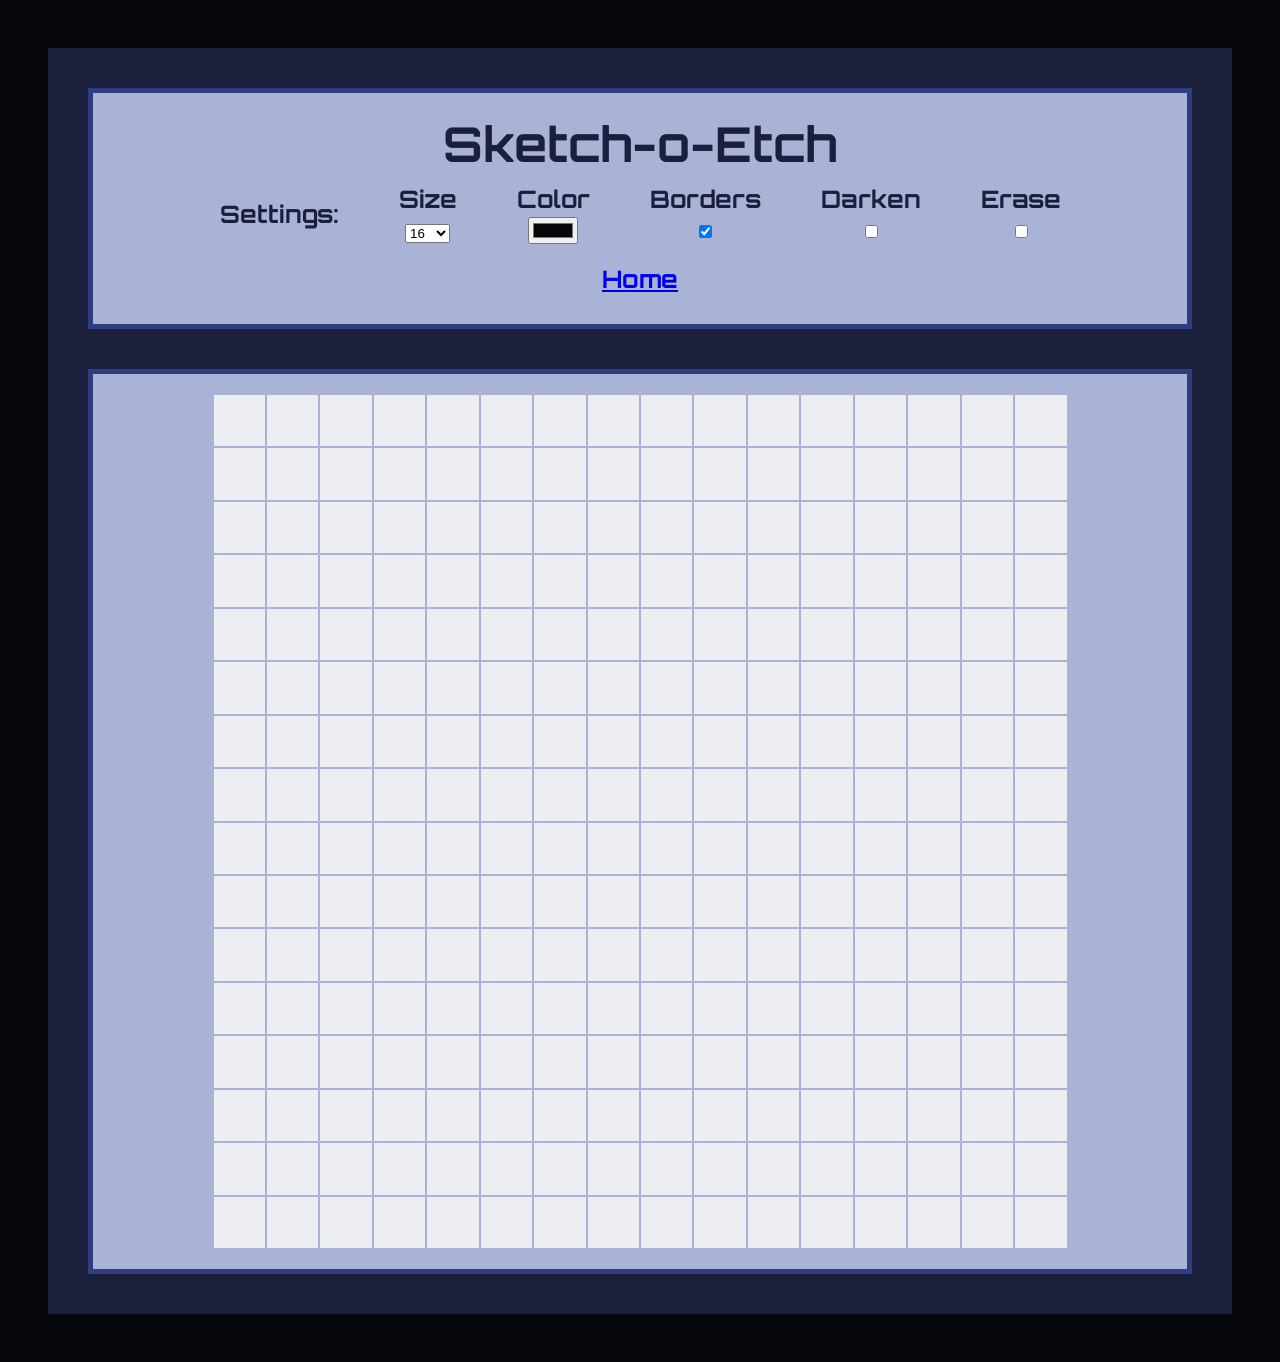
<file: sketch.html>
<!DOCTYPE html>
<html lang="en">
<head>
    <meta charset="UTF-8">
    <meta name="viewport" content="width=device-width, initial-scale=1.0">
    <title>Sketch-o-Etch</title>
    <link rel="stylesheet" href="style.css">
    <!-- <script src="scripts.js" type="module"></script> -->
</head>
<body class="sketch-body">
    <div class="sketch-frame neutral-element">
        <div class="sketch-title neutral-element">
            Sketch-o-Etch
            <div class="neutral-element flex-element-vertical">
                <div class="neutral-element sketch-settings-container">
                    <div class="neutral-element sketch-settings">Settings:</div>
                    <div class="neutral-element sketch-settings">
                        Size
                        <select id="sketch-settings-size">
                            <option value="1">1</option>
                            <option value="4">4</option>
                            <option value="8">8</option>
                            <option value="16" selected>16</option>
                            <option value="32">32</option>
                            <option value="64">64</option>
                            <option value="128">128</option>
                        </select>

                    </div>
                    <div class="neutral-element sketch-settings">
                        Color
                        <input id="sketch-settings-color" type="color" value="#05060A">
                    </div>
                    <div class="neutral-element sketch-settings">
                        Borders
                        <input id="sketch-settings-border" type="checkbox" checked="true">
                    </div>
                    <div class="neutral-element sketch-settings">
                        Darken
                        <input id="sketch-settings-darken" type="checkbox">
                    </div>
                    <div class="neutral-element sketch-settings">
                        Erase
                        <input id="sketch-settings-erase" type="checkbox">
                    </div>
                </div>
            </div>
            <div class="neutral-element sketch-settings"><a href="javascript-notes.html">Home</a></div>
        </div>
        <div class="sketch-grid neutral-element">
            <div class="sketch-container neutral-element" id="sketch-container"></divclass></div>
        </div>

    </div>
    <script src="scripts.js"></script>

</body>
</file>
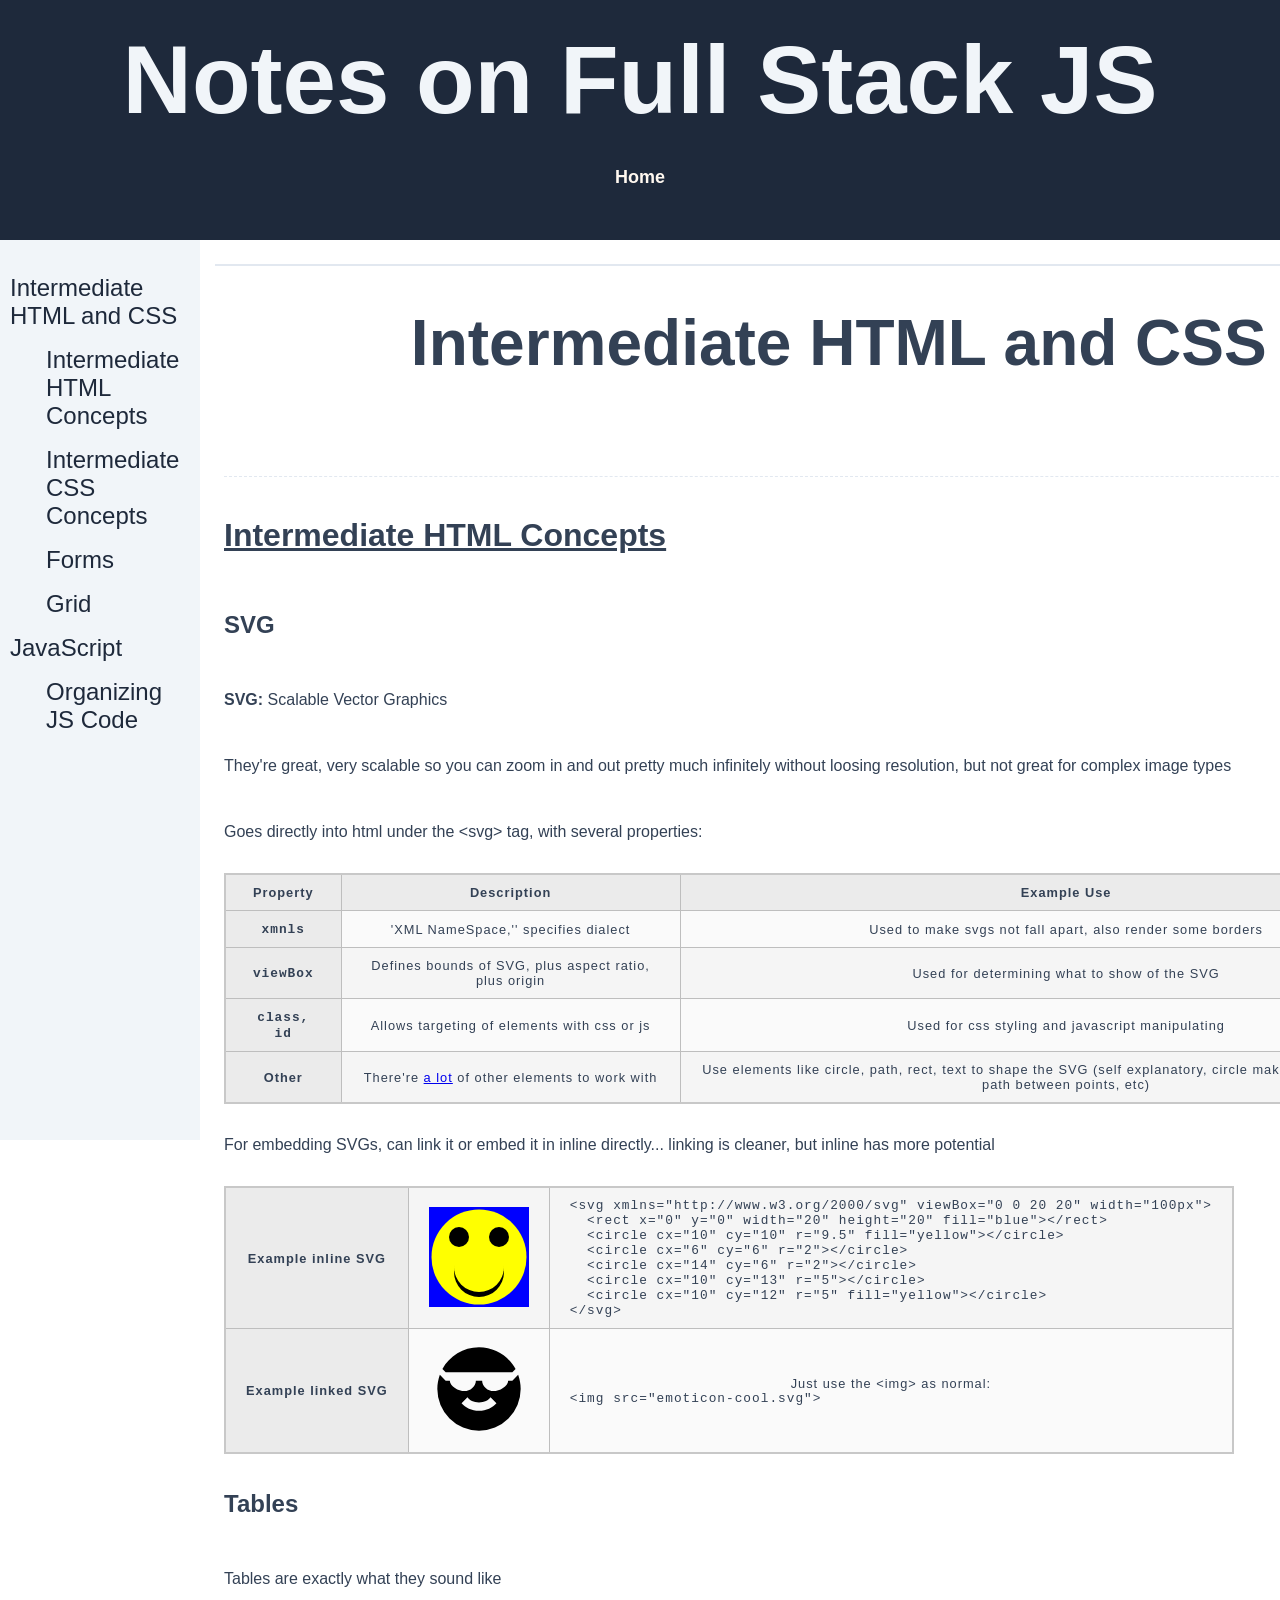
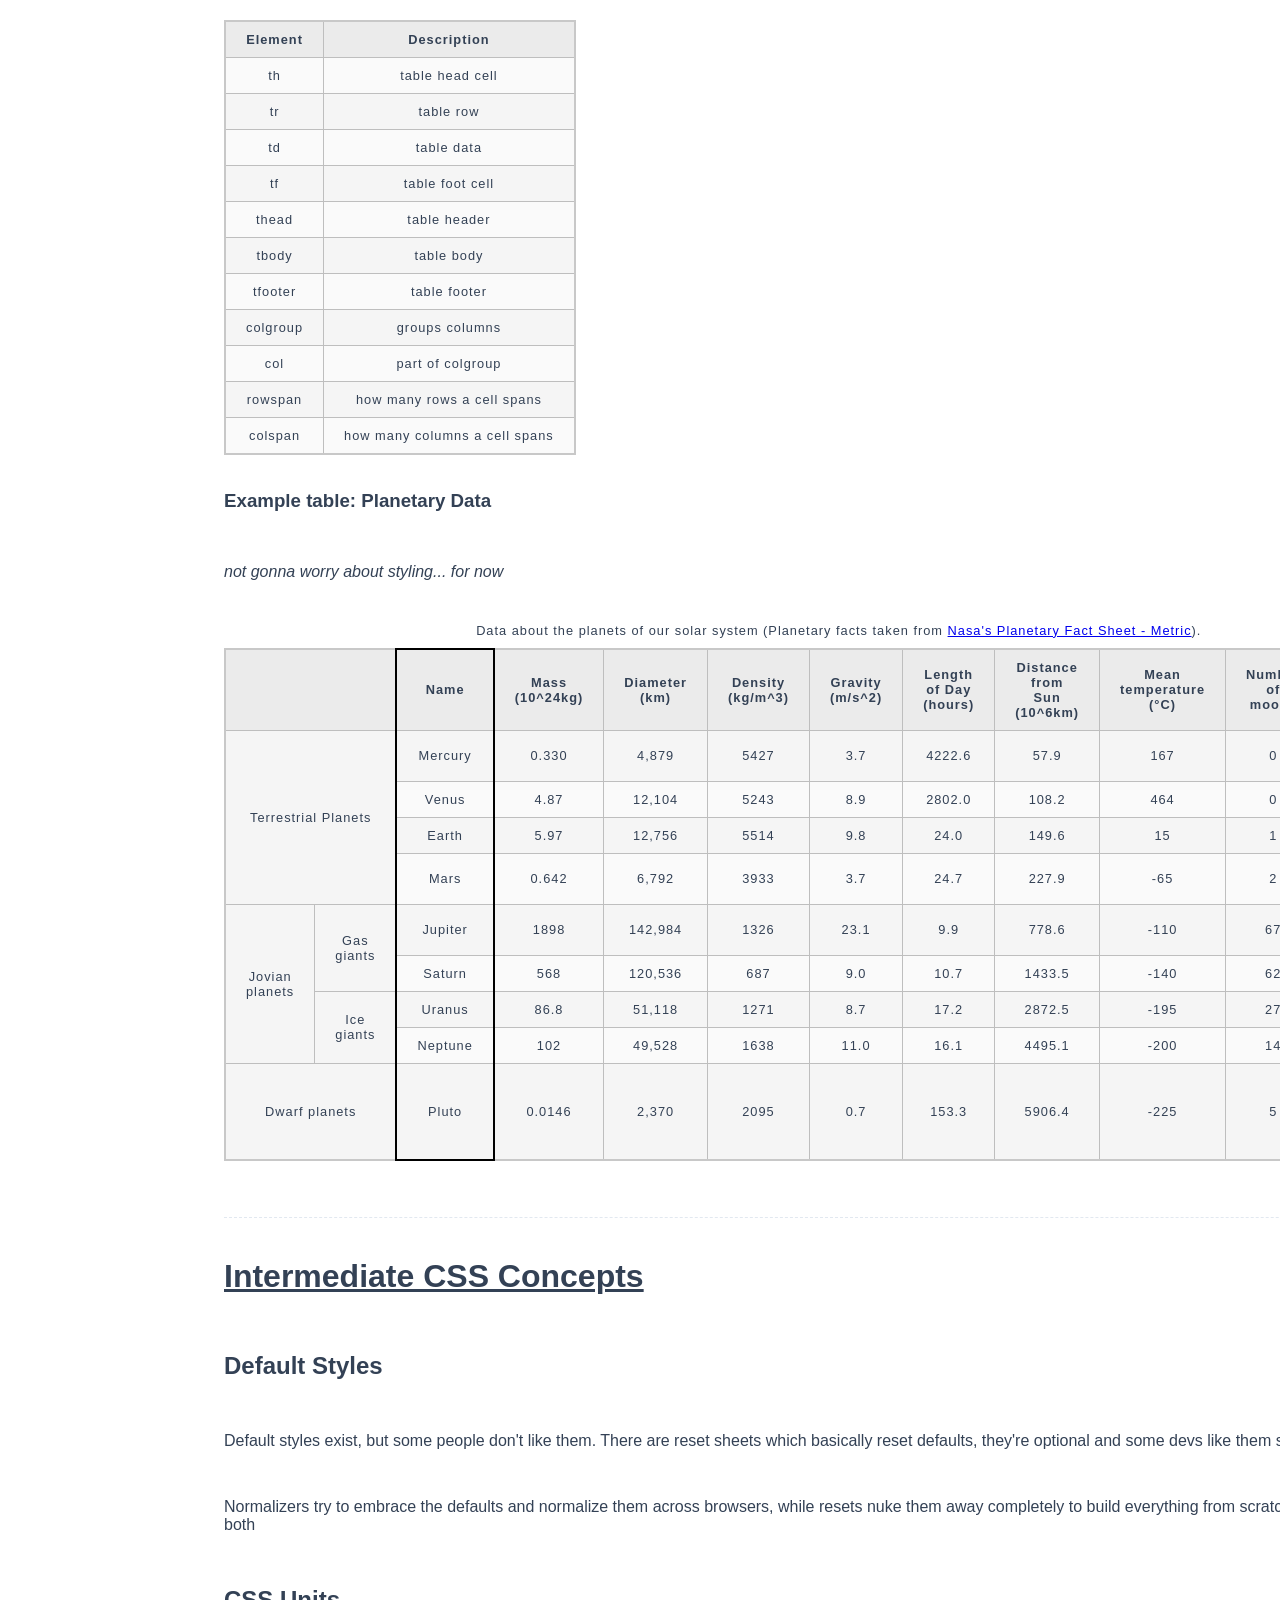
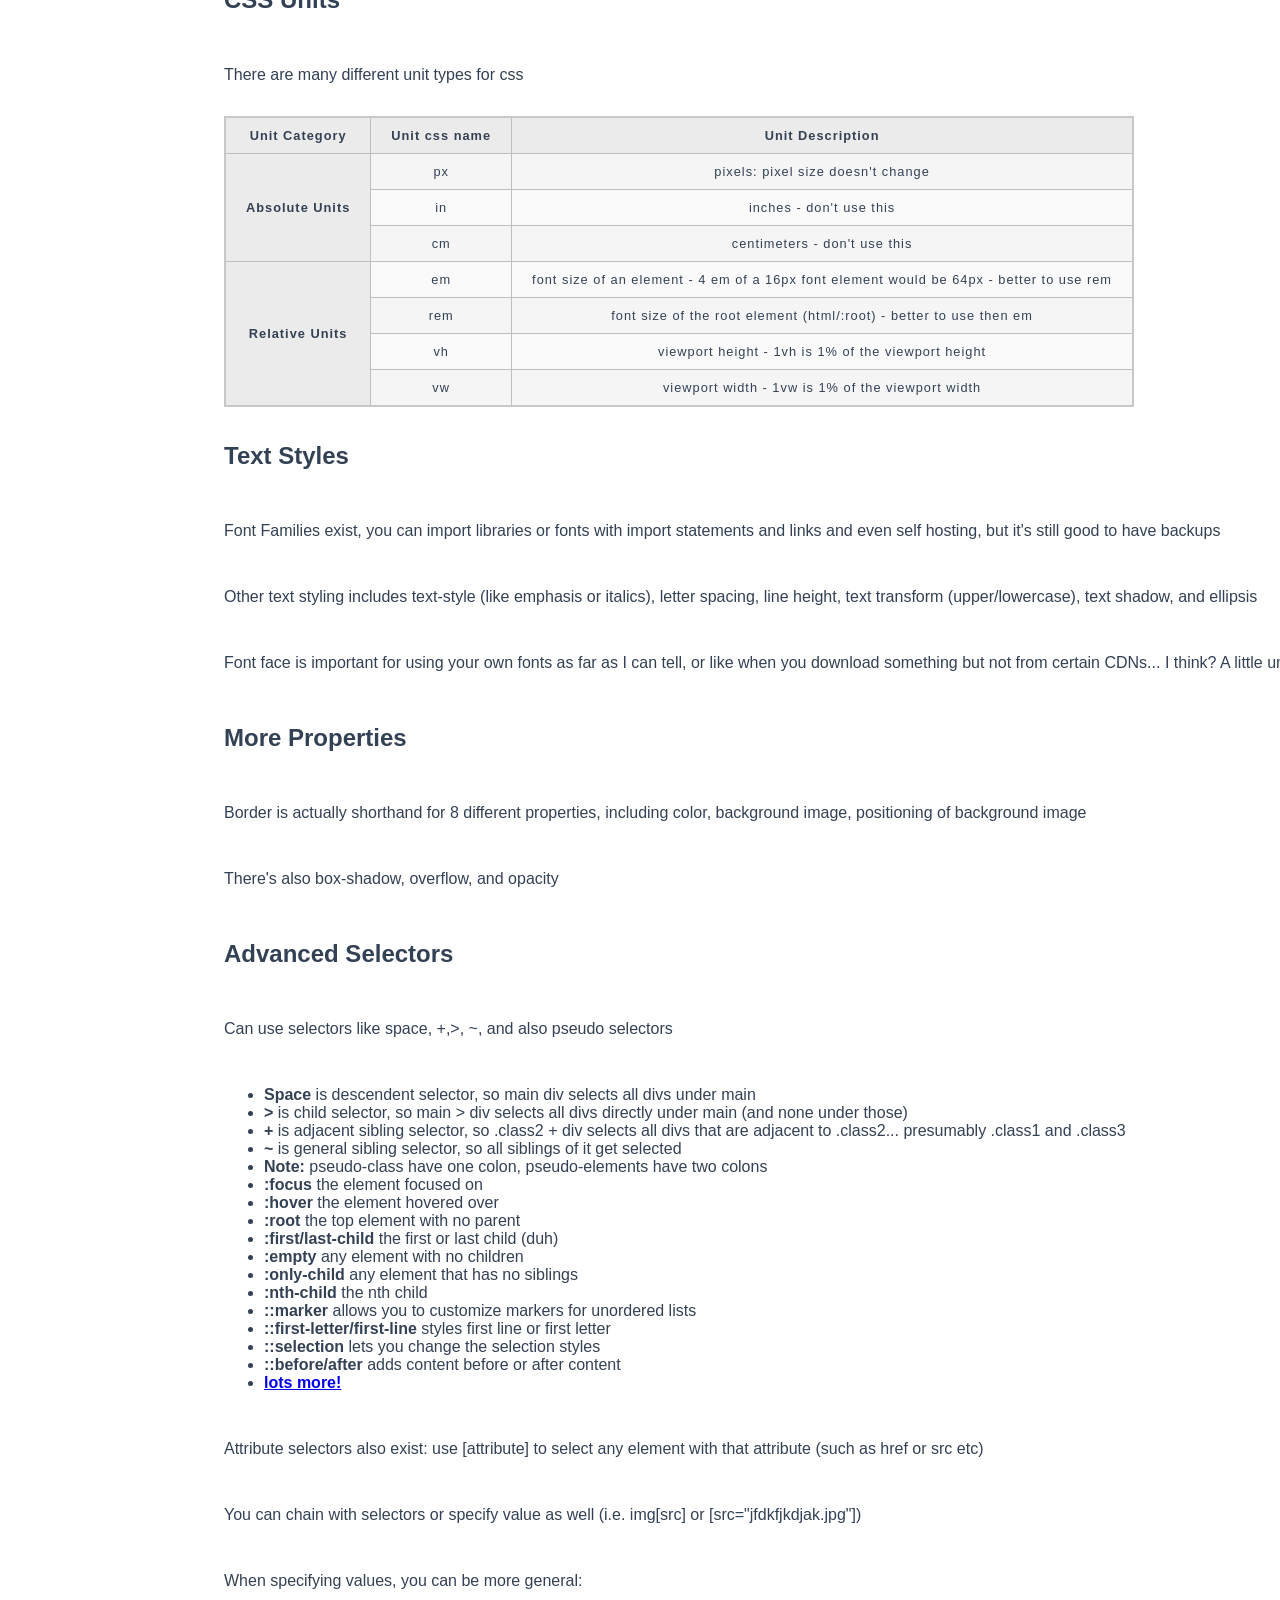
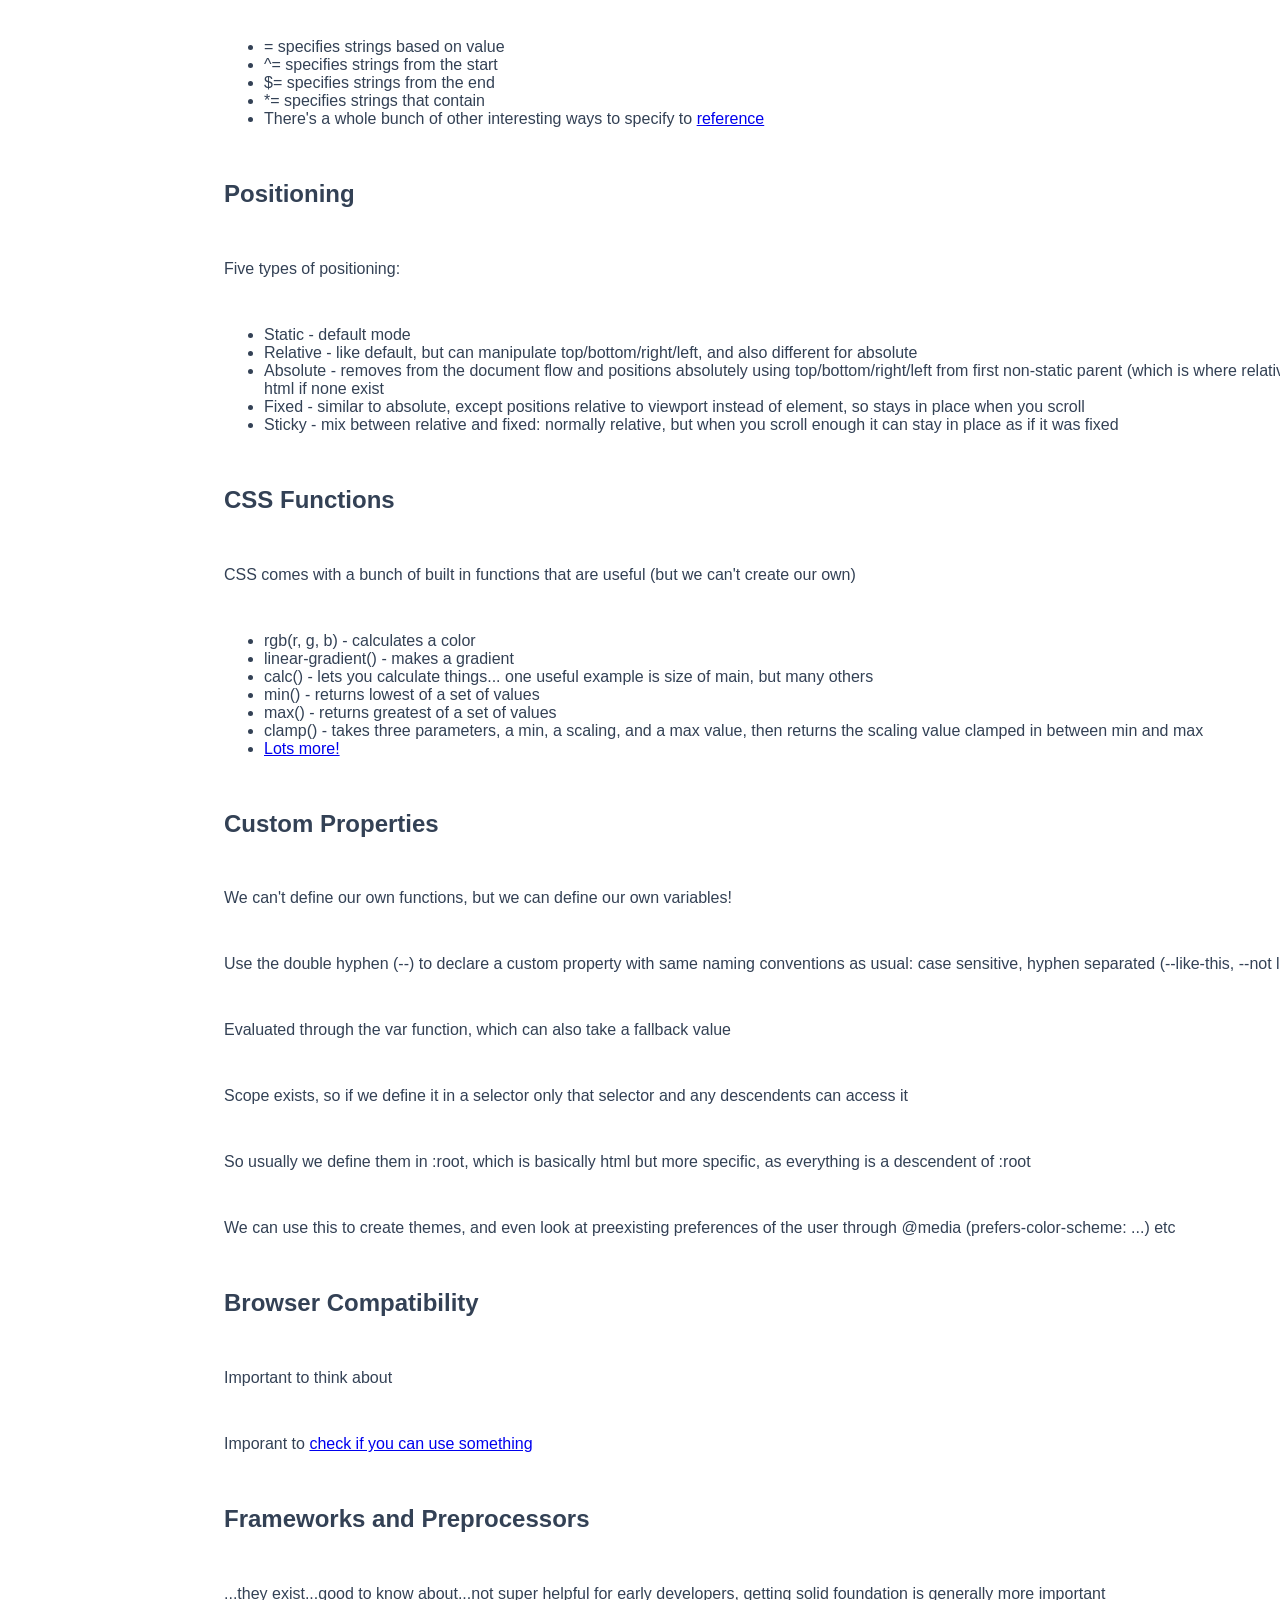
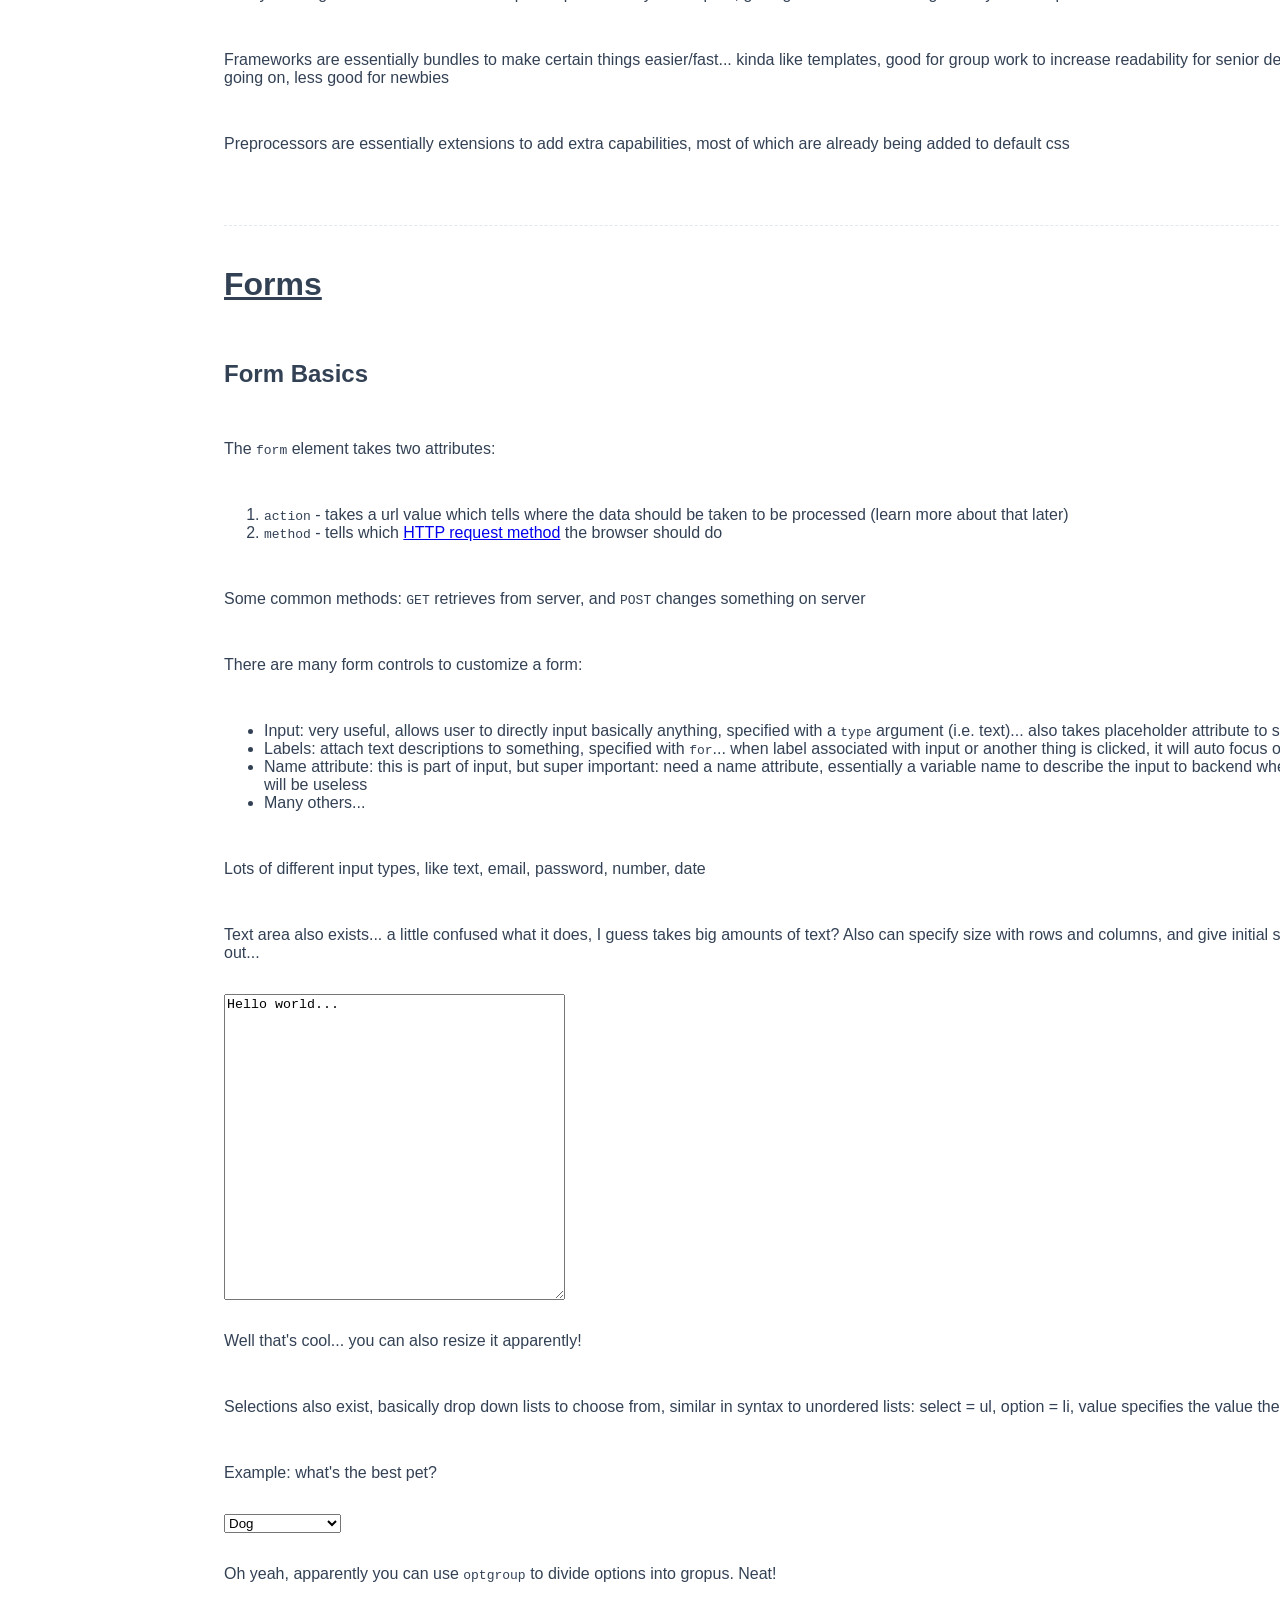
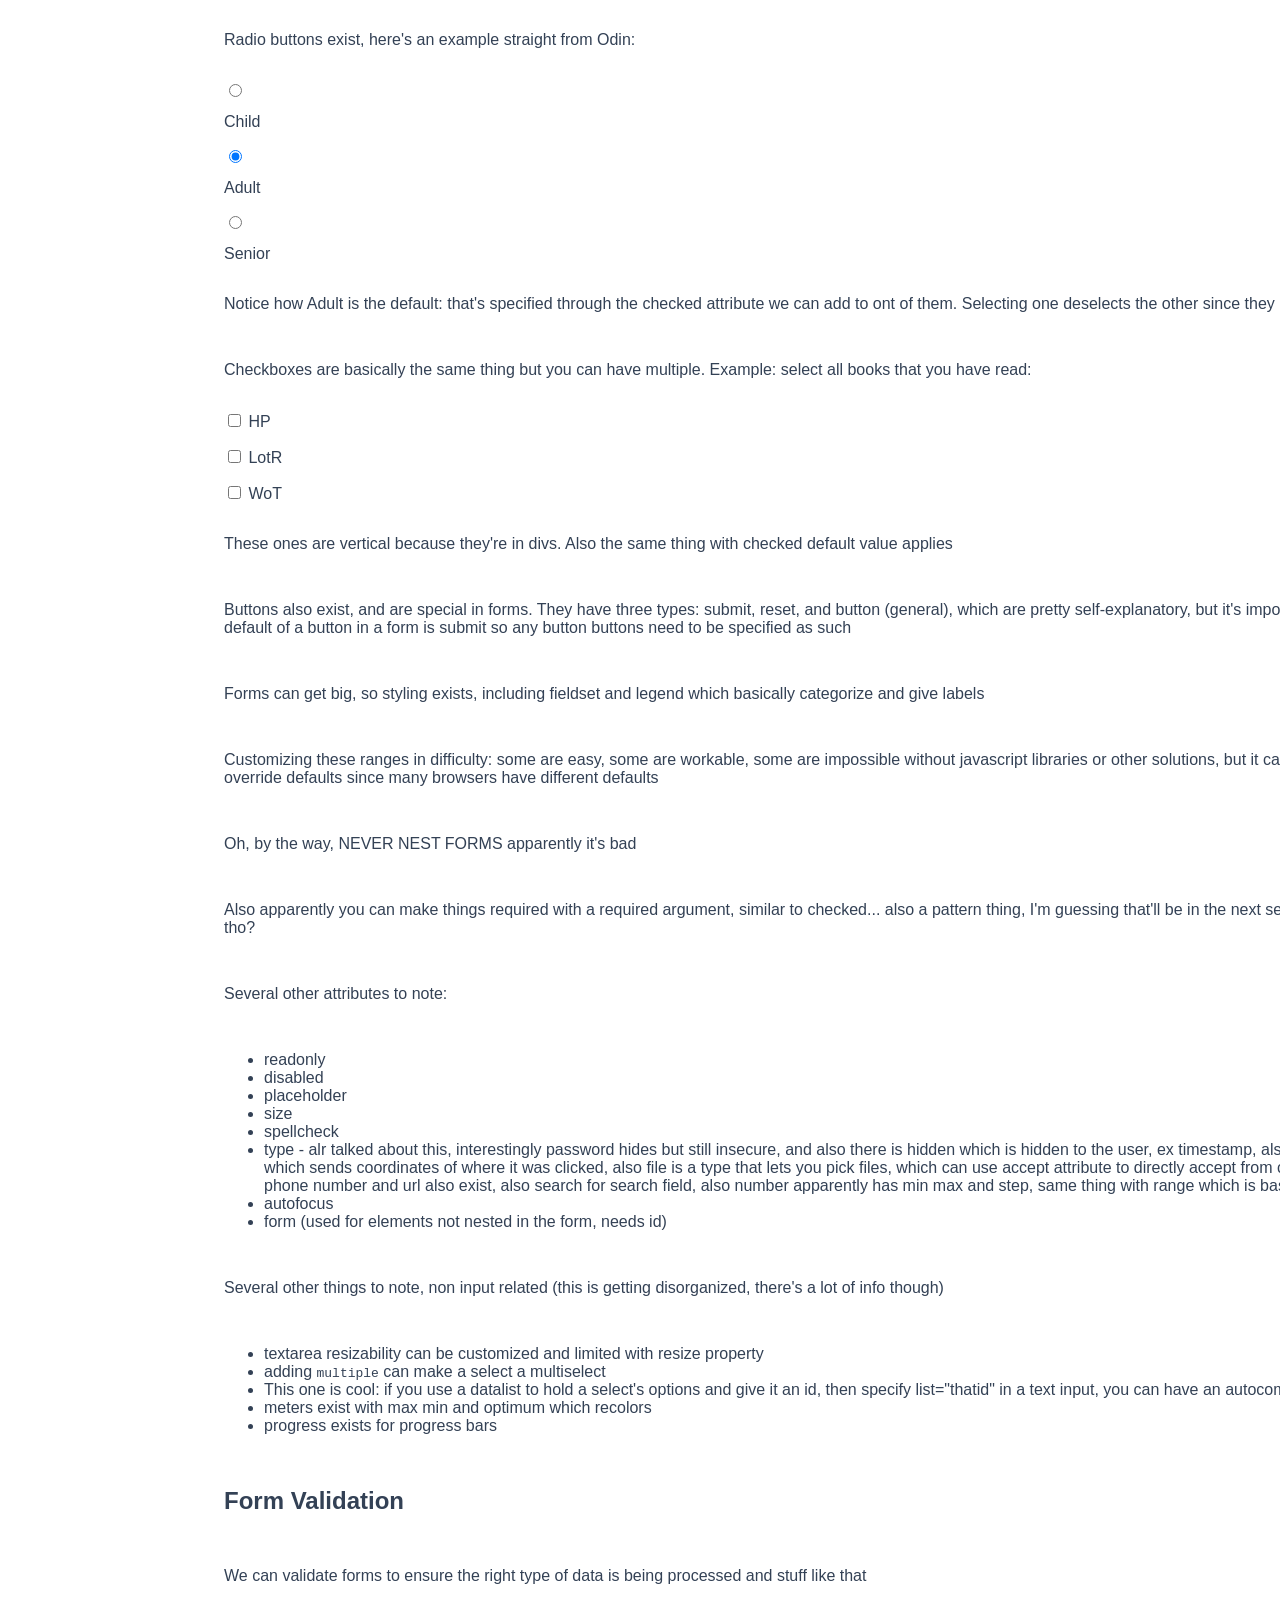
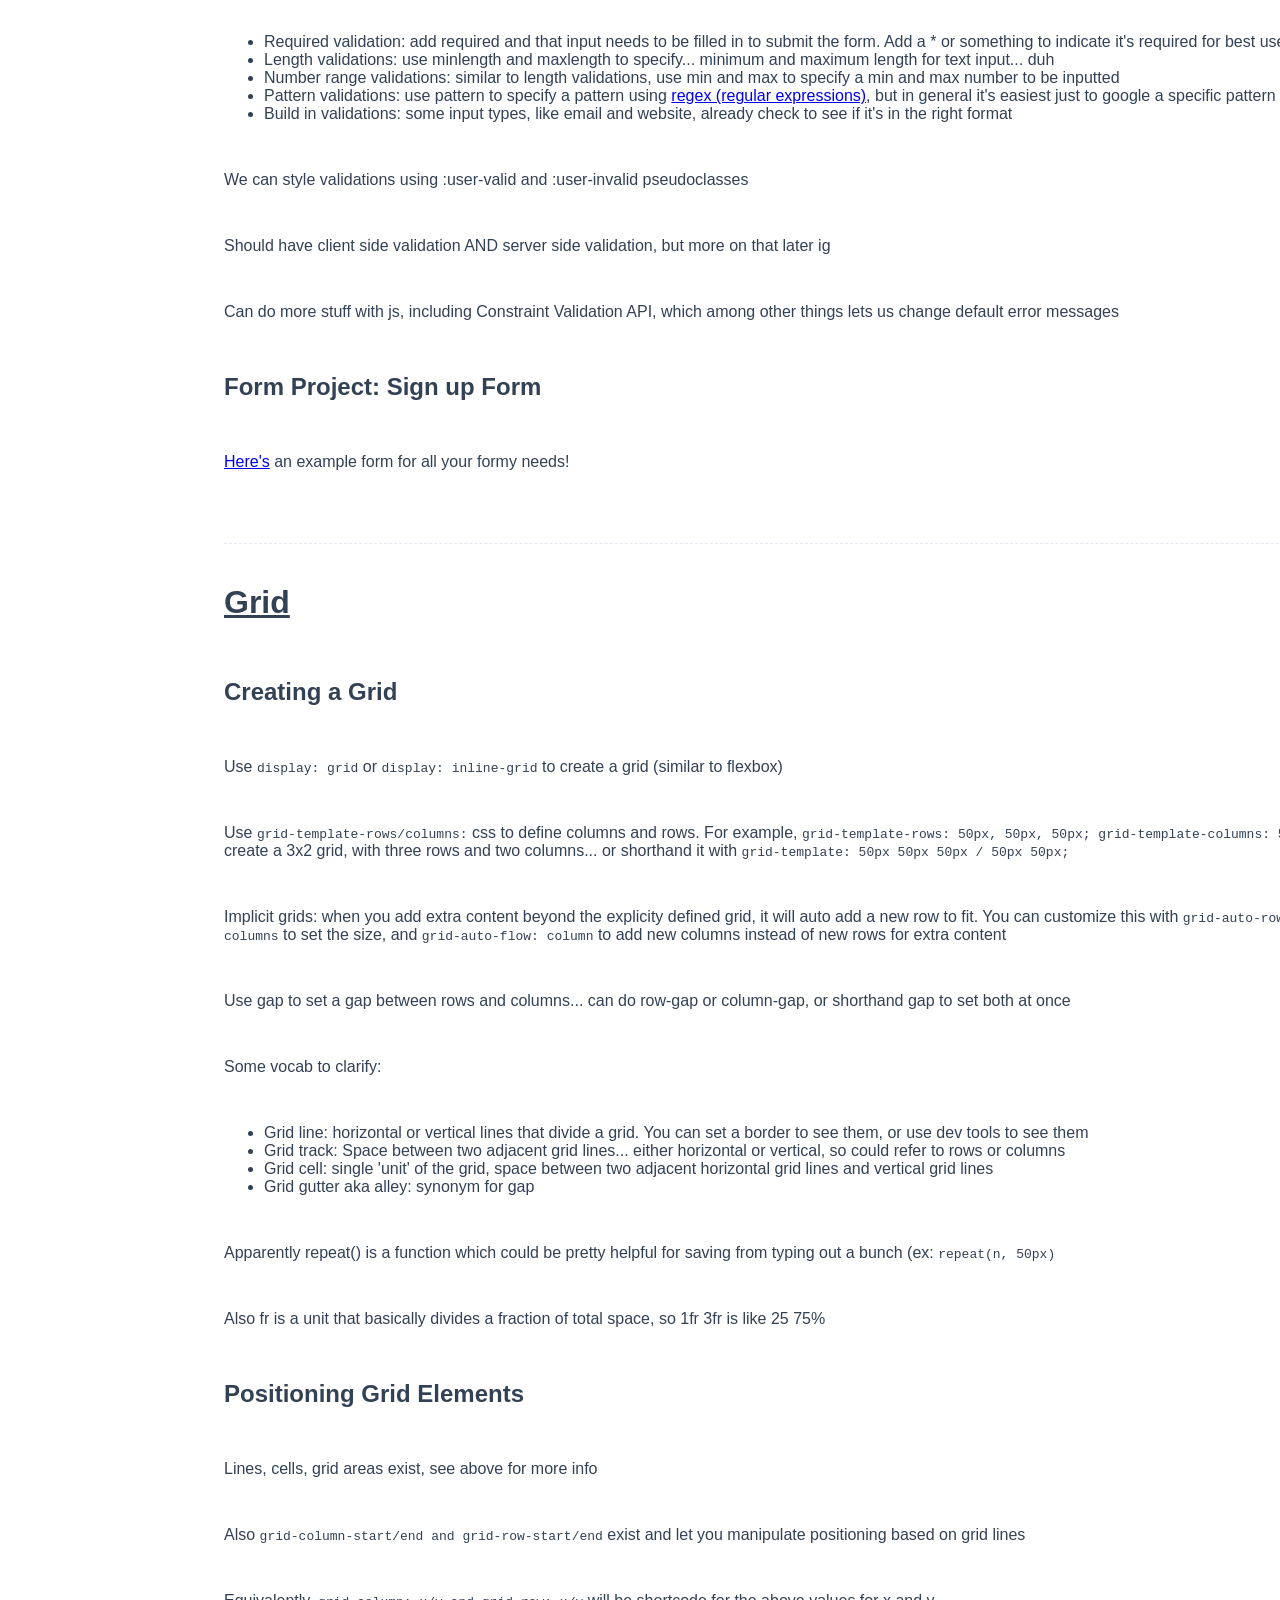
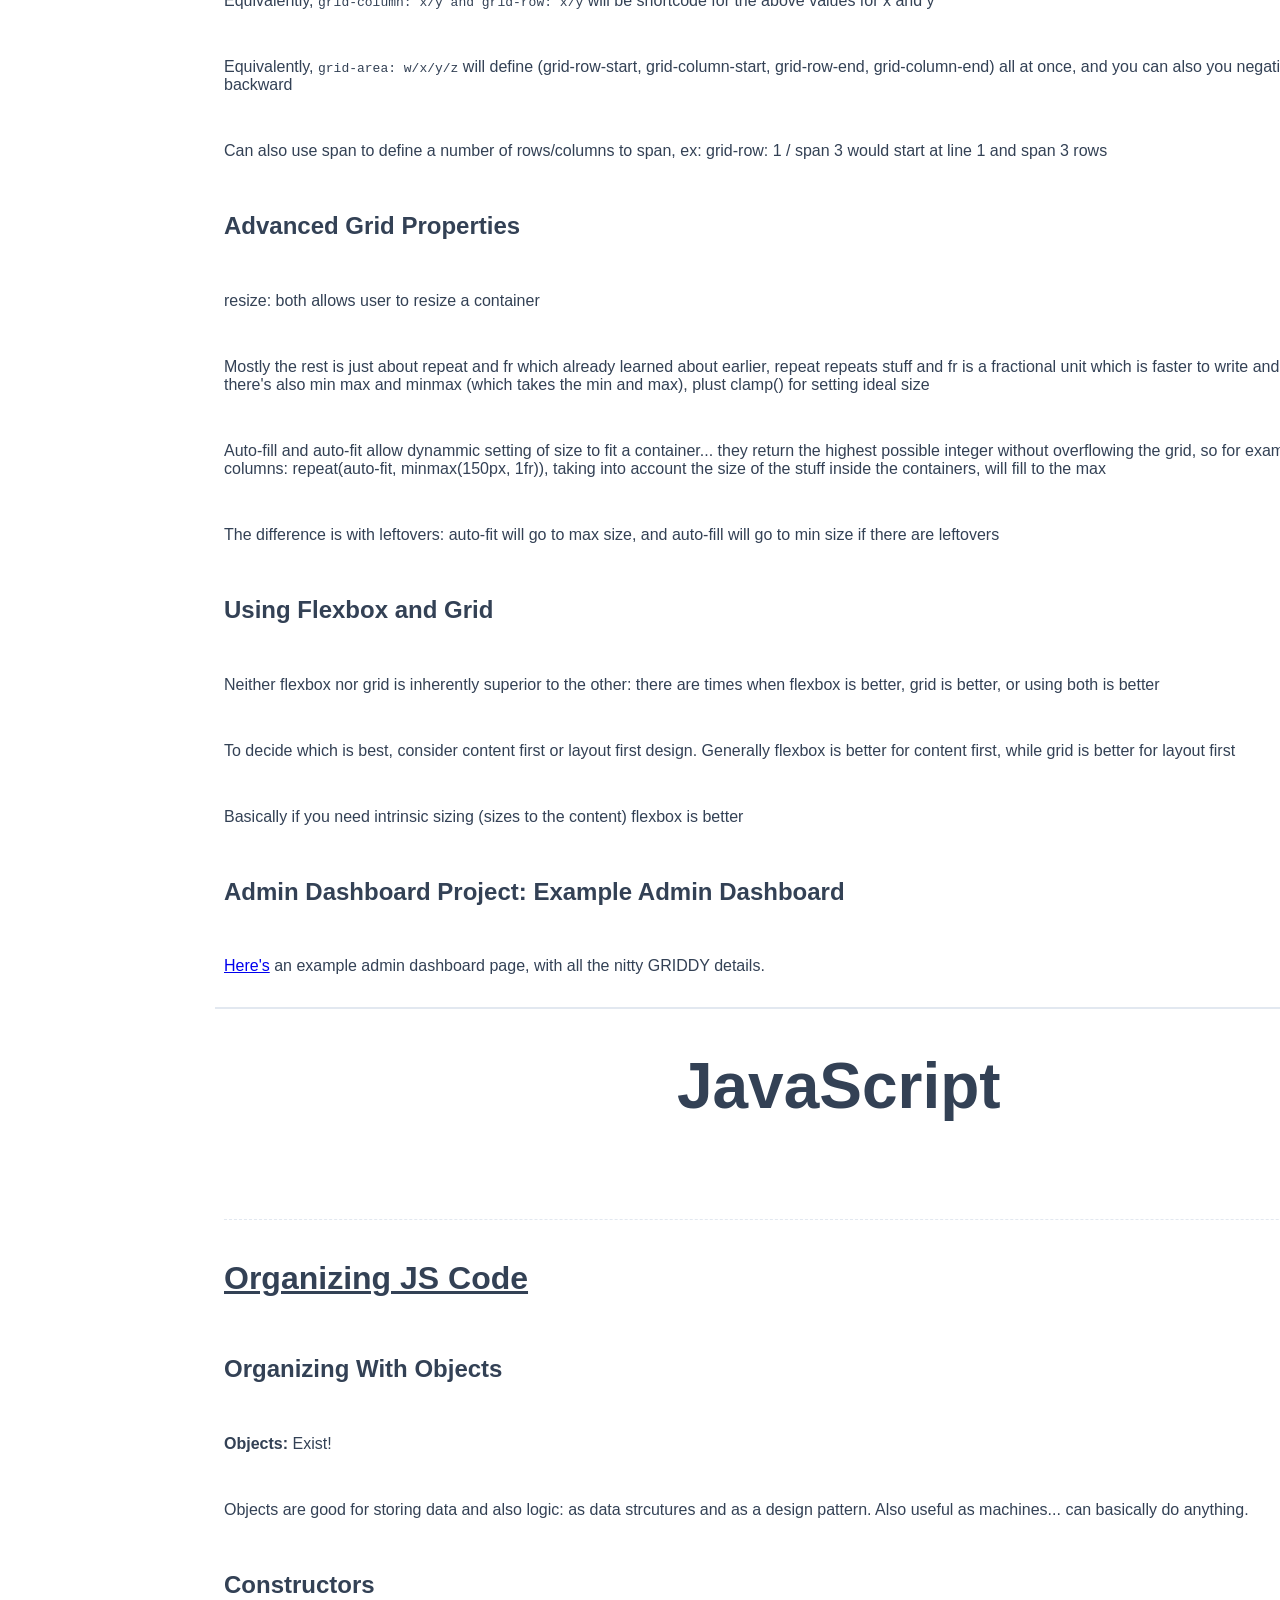
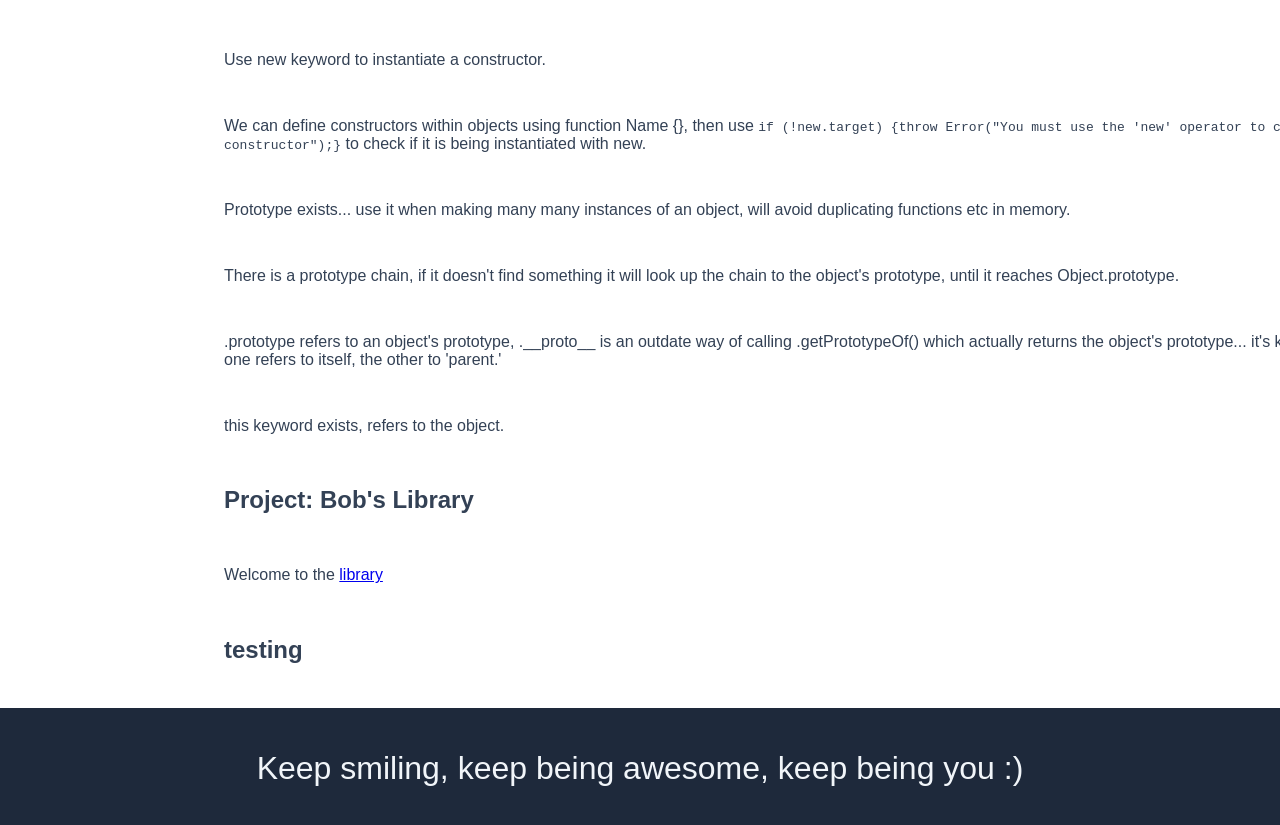
<file: advanced/advanced-js-notes.html>
<!DOCTYPE html>
<html lang="en">
<head>
    <meta charset="UTF-8">
    <meta name="viewport" content="width=device-width, initial-scale=1.0">
    <title>Full Stack JS Notes</title>
    <link rel="stylesheet" href="advanced-styles.css">
    <!-- <script src="advanced-scripts.js" type="module"></script> -->
</head>
<body class="advanced-javascript-body">
    <div class="header">
        <div>Notes on Full Stack JS</div>
        <div class="links">
            <ul class="header-links">
                <li><a class="header-link" href="../index.html">Home</a></li>
            </ul>
        </div>

    </div>
    <div class="content">
        <div class="left-sidebar">
            <ul id="category-list">
            </ul>
        </div>
        <div class="middle-body">
            <div class="course-category" id="intermediate-html-css">Intermediate HTML and CSS</div>
                <h1 class="course-subcategory" id="intermediate-html">Intermediate HTML Concepts</h1>
                    <h2 class="lesson-category" id="lesson-svg">SVG</h2>
                        <p><b>SVG:</b> Scalable Vector Graphics</p>
                        <p>They're great, very scalable so you can zoom in and out pretty much infinitely without loosing resolution, but not great for complex image types</p>
                        <p>Goes directly into html under the &lt;svg&gt; tag, with several properties:</p>
                        <table>
                            <colgroup>
                                <col class="col-first">
                            </colgroup>
                            <tr>
                                <th>Property</th>
                                <th>Description</th>
                                <th>Example Use</th>
                            </tr>
                            <tr>
                                <th><code>xmnls</code></th>
                                <td>'XML NameSpace,'' specifies dialect</td>
                                <td>Used to make svgs not fall apart, also render some borders</td>
                            </tr>
                            <tr>
                                <th><code>viewBox</code></th>
                                <td>Defines bounds of SVG, plus aspect ratio, plus origin</td>
                                <td>Used for determining what to show of the SVG</td>
                            </tr>
                            <tr>
                                <th><code>class, id</code></th>
                                <td>Allows targeting of elements with css or js</td>
                                <td>Used for css styling and javascript manipulating</td>
                            </tr>
                            <tr>
                                <th>Other</th>
                                <td>There're <a href="https://developer.mozilla.org/en-US/docs/Web/SVG/Reference/Element">a lot</a> of other elements to work with</td>
                                <td>Use elements like circle, path, rect, text to shape the SVG (self explanatory, circle makes circle, path draws a path between points, etc)</td>
                            </tr>
                        </table>
                        <p>For embedding SVGs, can link it or embed it in inline directly... linking is cleaner, but inline has more potential</p>
                        <table>
                            <tr>
                                <th>Example inline SVG</th>
                                <td>
                                    <svg xmlns="http://www.w3.org/2000/svg" viewBox="0 0 20 20" width="100px">
                                        <rect x="0" y="0" width="20" height="20" fill="blue"></rect>
                                        <circle cx="10" cy="10" r="9.5" fill="yellow"></circle>
                                        <circle cx="6" cy="6" r="2"></circle>
                                        <circle cx="14" cy="6" r="2"></circle>
                                        <circle cx="10" cy="13" r="5"></circle>
                                        <circle cx="10" cy="12" r="5" fill="yellow"></circle>
                                    </svg>
                                </td>
                                <td>
                                    <code>
                                        &lt;svg xmlns="http://www.w3.org/2000/svg" viewBox="0 0 20 20" width="100px"&gt; <br>
                                            &nbsp; &lt;rect x="0" y="0" width="20" height="20" fill="blue"&gt;&lt;/rect&gt; <br>
                                            &nbsp; &lt;circle cx="10" cy="10" r="9.5" fill="yellow"&gt;&lt;/circle&gt; <br>
                                            &nbsp; &lt;circle cx="6" cy="6" r="2"&gt;&lt;/circle&gt; <br>
                                            &nbsp; &lt;circle cx="14" cy="6" r="2"&gt;&lt;/circle&gt; <br>
                                            &nbsp; &lt;circle cx="10" cy="13" r="5"&gt;&lt;/circle&gt; <br>
                                            &nbsp; &lt;circle cx="10" cy="12" r="5" fill="yellow"&gt;&lt;/circle&gt; <br>
                                        &lt;/svg&gt;
                                    </code>
                                </td>
                            </tr>
                            <tr>
                                <th>Example linked SVG</th>
                                <td><img src="../images/emoticon-cool.svg"></td>
                                <td>Just use the &lt;img&gt; as normal: <code>&lt;img src="emoticon-cool.svg"&gt;</code></td>
                            </tr>
                        </table>
                    <h2 class="lesson-category" id="lesson-tables">Tables</h2>
                        <p>Tables are exactly what they sound like</p>
                        <table>
                            <tr>
                                <th>Element</th>
                                <th>Description</th>
                            </tr>
                            <tr>
                                <td>th</td>
                                <td>table head cell</td>
                            </tr>
                            <tr>
                                <td>tr</td>
                                <td>table row</td>
                            </tr>
                            <tr>
                                <td>td</td>
                                <td>table data</td>
                            </tr>
                            <tr>
                                <td>tf</td>
                                <td>table foot cell</td>
                            </tr>
                            <tr>
                                <td>thead</td>
                                <td>table header</td>
                            </tr>
                            <tr>
                                <td>tbody</td>
                                <td>table body</td>
                            </tr>

                            <tr>
                                <td>tfooter</td>
                                <td>table footer</td>
                            </tr>
                            <tr>
                                <td>colgroup</td>
                                <td>groups columns</td>
                            </tr>
                            <tr>
                                <td>col</td>
                                <td>part of colgroup</td>
                            </tr>
                            <tr>
                                <td>rowspan</td>
                                <td>how many rows a cell spans</td>
                            </tr>
                            <tr>
                                <td>colspan</td>
                                <td>how many columns a cell spans</td>
                            </tr>
                        </table>
                        <h3>Example table: Planetary Data</h3>
                            <p><em>not gonna worry about styling... for now</em></p>
                            <table>
                                <caption>Data about the planets of our solar system (Planetary facts taken from <a href="http://nssdc.gsfc.nasa.gov/planetary/factsheet/">Nasa's Planetary Fact Sheet - Metric</a>).</caption>
                                <colgroup>
                                    <col span="2">
                                    <col class="column-border">
                                </colgroup>
                                <thead>
                                    <tr>
                                        <th colspan="2">&nbsp;</th>
                                        <th>Name</th>
                                        <th>Mass<br>(10^24kg)</th>
                                        <th>Diameter<br>(km)</th>
                                        <th>Density<br>(kg/m^3)</th>
                                        <th>Gravity<br>(m/s^2)</th>
                                        <th>Length of Day<br>(hours)</th>
                                        <th>Distance from Sun<br>(10^6km)</th>
                                        <th>Mean temperature<br>(&deg;C)</th>
                                        <th>Number of moons</th>
                                        <th>Notes</th>
                                    </tr>
                                </thead>
                                <tbody>
                                    <tr>
                                        <td colspan="2" rowspan="4">Terrestrial Planets</td>
                                        <td>Mercury</td>
                                        <td>0.330</td>
                                        <td>4,879</td>
                                        <td>5427</td>
                                        <td>3.7</td>
                                        <td>4222.6</td>
                                        <td>57.9</td>
                                        <td>167</td>
                                        <td>0</td>
                                        <td>Closest to the Sun</td>

                                    </tr>
                                    <tr>
                                        <td>Venus</td>
                                        <td>4.87</td>
                                        <td>12,104</td>
                                        <td>5243</td>
                                        <td>8.9</td>
                                        <td>2802.0</td>
                                        <td>108.2</td>
                                        <td>464</td>
                                        <td>0</td>
                                        <td>&nbsp;</td>

                                    </tr>
                                    <tr>
                                        <td>Earth</td>
                                        <td>5.97</td>
                                        <td>12,756</td>
                                        <td>5514</td>
                                        <td>9.8</td>
                                        <td>24.0</td>
                                        <td>149.6</td>
                                        <td>15</td>
                                        <td>1</td>
                                        <td>Our world</td>

                                    </tr>
                                    <tr>
                                        <td>Mars</td>
                                        <td>0.642</td>
                                        <td>6,792</td>
                                        <td>3933</td>
                                        <td>3.7</td>
                                        <td>24.7</td>
                                        <td>227.9</td>
                                        <td>-65</td>
                                        <td>2</td>
                                        <td>The red planet</td>

                                    </tr>
                                    <tr>
                                        <td rowspan="4">Jovian planets</td>
                                        <td rowspan="2">Gas giants</td>
                                        <td>Jupiter</td>
                                        <td>1898</td>
                                        <td>142,984</td>
                                        <td>1326</td>
                                        <td>23.1</td>
                                        <td>9.9</td>
                                        <td>778.6</td>
                                        <td>-110</td>
                                        <td>67</td>
                                        <td>The largest planet</td>

                                    </tr>
                                    <tr>
                                        <td>Saturn</td>
                                        <td>568</td>
                                        <td>120,536</td>
                                        <td>687</td>
                                        <td>9.0</td>
                                        <td>10.7</td>
                                        <td>1433.5</td>
                                        <td>-140</td>
                                        <td>62</td>
                                        <td>&nbsp;</td>

                                    </tr>
                                    <tr>
                                        <td rowspan="2">Ice giants</td>
                                        <td>Uranus</td>
                                        <td>86.8</td>
                                        <td>51,118</td>
                                        <td>1271</td>
                                        <td>8.7</td>
                                        <td>17.2</td>
                                        <td>2872.5</td>
                                        <td>-195</td>
                                        <td>27</td>
                                        <td>&nbsp;</td>

                                    </tr>
                                    <tr>
                                        <td>Neptune</td>
                                        <td>102</td>
                                        <td>49,528</td>
                                        <td>1638</td>
                                        <td>11.0</td>
                                        <td>16.1</td>
                                        <td>4495.1</td>
                                        <td>-200</td>
                                        <td>14</td>
                                        <td>&nbsp;</td>

                                    </tr>
                                    <tr>
                                        <td colspan="2">Dwarf planets</td>
                                        <td>Pluto</td>
                                        <td>0.0146</td>
                                        <td>2,370</td>
                                        <td>2095</td>
                                        <td>0.7</td>
                                        <td>153.3</td>
                                        <td>5906.4</td>
                                        <td>-225</td>
                                        <td>5</td>
                                        <td>Declassified as a planet in 2006, but this <a href="http://www.usatoday.com/story/tech/2014/10/02/pluto-planet-solar-system/16578959/">remains controversial</a>.</td>

                                    </tr>
                                </tbody>
                            </table>



                <h1 class="course-subcategory" id="intermediate-css">Intermediate CSS Concepts</h1>
                    <h2 class="lesson-category" id="lesson-default-styles">Default Styles</h2>
                        <p>Default styles exist, but some people don't like them. There are reset sheets which basically reset defaults, they're optional and some devs like them some don't</p>
                        <p>Normalizers try to embrace the defaults and normalize them across browsers, while resets nuke them away completely to build everything from scratch. Hybrid is a mix of both</p>
                    <h2 class="lesson-category" id="lesson-css-units">CSS Units</h2>
                        <p>There are many different unit types for css</p>
                        <table>
                            <thead>
                                <th>Unit Category</th>
                                <th>Unit css name</th>
                                <th>Unit Description</th>
                            </thead>
                            <tr>
                                <th rowspan="3">Absolute Units</th>
                                <td>px</td>
                                <td>pixels: pixel size doesn't change</td>
                            </tr>
                            <tr>
                                <td>in</td>
                                <td>inches - don't use this</td>
                            </tr>
                            <tr>
                                <td>cm</td>
                                <td>centimeters - don't use this</td>
                            </tr>
                            <tr>
                                <th rowspan="4">Relative Units</th>
                                <td>em</td>
                                <td>font size of an element - 4 em of a 16px font element would be 64px - better to use rem</td>
                            </tr>
                            <tr>
                                <td>rem</td>
                                <td>font size of the root element (html/:root) - better to use then em</td>
                            </tr>
                            <tr>
                                <td>vh</td>
                                <td>viewport height - 1vh is 1% of the viewport height</td>
                            </tr>
                            <tr>
                                <td>vw</td>
                                <td>viewport width - 1vw is 1% of the viewport width</td>
                            </tr>
                        </table>
                    <h2 class="lesson-category" id="lesson-text-styles">Text Styles</h2>
                        <p>Font Families exist, you can import libraries or fonts with import statements and links and even self hosting, but it's still good to have backups</p>
                        <p>Other text styling includes text-style (like emphasis or italics), letter spacing, line height, text transform (upper/lowercase), text shadow, and ellipsis</p>
                        <p>Font face is important for using your own fonts as far as I can tell, or like when you download something but not from certain CDNs... I think? A little unclear... but use WOFF2</p>
                    <h2 class="lesson-category" id="lesson-more-properties">More Properties</h2>
                        <p>Border is actually shorthand for 8 different properties, including color, background image, positioning of background image</p>
                        <p>There's also box-shadow, overflow, and opacity</p>
                    <h2 class="lesson-category" id="lesson-advanced-selectors">Advanced Selectors</h2>
                        <p>Can use selectors like space, +,>, ~, and also pseudo selectors</p>
                        <ul>
                            <li><b>Space</b> is descendent selector, so main div selects all divs under main</li>
                            <li><b>></b> is child selector, so main > div selects all divs directly under main (and none under those)</li>
                            <li><b>+</b> is adjacent sibling selector, so .class2 + div selects all divs that are adjacent to .class2... presumably .class1 and .class3</li>
                            <li><b>~</b> is general sibling selector, so all siblings of it get selected</li>
                            <li><b>Note:</b> pseudo-class have one colon, pseudo-elements have two colons</li>
                            <li><b>:focus</b> the element focused on</li>
                            <li><b>:hover</b> the element hovered over</li>
                            <li><b>:root</b> the top element with no parent</li>
                            <li><b>:first/last-child</b> the first or last child (duh)</li>
                            <li><b>:empty</b> any element with no children</li>
                            <li><b>:only-child</b> any element that has no siblings</li>
                            <li><b>:nth-child</b> the nth child</li>
                            <li><b>::marker</b> allows you to customize markers for unordered lists</li>
                            <li><b>::first-letter/first-line</b> styles first line or first letter</li>
                            <li><b>::selection</b> lets you change the selection styles</li>
                            <li><b>::before/after</b> adds content before or after content</li>
                            <li><b><a href="https://developer.mozilla.org/en-US/docs/Web/CSS/Reference/Selectors/Pseudo-elements">lots more!</a></b></li>
                        </ul>
                        <p>Attribute selectors also exist: use [attribute] to select any element with that attribute (such as href or src etc)</p>
                        <p>You can chain with selectors or specify value as well (i.e. img[src] or [src="jfdkfjkdjak.jpg"])</p>
                        <p>When specifying values, you can be more general:</p>
                        <ul>
                            <li>= specifies strings based on value</li>
                            <li>^= specifies strings from the start</li>
                            <li>$= specifies strings from the end</li>
                            <li>*= specifies strings that contain</li>
                            <li>There's a whole bunch of other interesting ways to specify to <a href="https://developer.mozilla.org/en-US/docs/Web/CSS/Reference/Selectors/Attribute_selectors">reference</a></li>
                        </ul>
                    <h2 class="lesson-category" id="lesson-positioning">Positioning</h2>
                        <p>Five types of positioning:</p>
                        <ul>
                            <li>Static - default mode</li>
                            <li>Relative - like default, but can manipulate top/bottom/right/left, and also different for absolute</li>
                            <li>Absolute - removes from the document flow and positions absolutely using top/bottom/right/left from first non-static parent (which is where relative comes in handy) or to html if none exist</li>
                            <li>Fixed - similar to absolute, except positions relative to viewport instead of element, so stays in place when you scroll</li>
                            <li>Sticky - mix between relative and fixed: normally relative, but when you scroll enough it can stay in place as if it was fixed</li>
                        </ul>
                    <h2 class="lesson-category" id="lesson-css-functions">CSS Functions</h2>
                        <p>CSS comes with a bunch of built in functions that are useful (but we can't create our own)</p>
                        <ul>
                            <li>rgb(r, g, b) - calculates a color</li>
                            <li>linear-gradient() - makes a gradient</li>
                            <li>calc() - lets you calculate things... one useful example is size of main, but many others</li>
                            <li>min() - returns lowest of a set of values</li>
                            <li>max() - returns greatest of a set of values</li>
                            <li>clamp() - takes three parameters, a min, a scaling, and a max value, then returns the scaling value clamped in between min and max</li>
                            <li><a href="https://developer.mozilla.org/en-US/docs/Web/CSS/Reference/Values/Functions">Lots more!</a></li>
                        </ul>
                    <h2 class="lesson-category" id="lesson-custom-properties">Custom Properties</h2>
                        <p>We can't define our own functions, but we can define our own variables!</p>
                        <p>Use the double hyphen (--) to declare a custom property with same naming conventions as usual: case sensitive, hyphen separated (--like-this, --not like this)</p>
                        <p>Evaluated through the var function, which can also take a fallback value</p>
                        <p>Scope exists, so if we define it in a selector only that selector and any descendents can access it</p>
                        <p>So usually we define them in :root, which is basically html but more specific, as everything is a descendent of :root</p>
                        <p>We can use this to create themes, and even look at preexisting preferences of the user through @media (prefers-color-scheme: ...) etc</p>
                    <h2 class="lesson-category" id="lesson-browser-compatibility">Browser Compatibility</h2>
                        <p>Important to think about</p>
                        <p>Imporant to <a href="https://caniuse.com/">check if you can use something</a></p>
                    <h2 class="lesson-category" id="lesson-frameworks-preprocessors">Frameworks and Preprocessors</h2>
                        <p>...they exist...good to know about...not super helpful for early developers, getting solid foundation is generally more important</p>
                        <p>Frameworks are essentially bundles to make certain things easier/fast... kinda like templates, good for group work to increase readability for senior devs who know what's going on, less good for newbies</p>
                        <p>Preprocessors are essentially extensions to add extra capabilities, most of which are already being added to default css</p>



                <h1 class="course-subcategory" id="forms-category">Forms</h1>
                    <h2 class="lesson-category" id="lesson-form-basics">Form Basics</h2>
                        <p>The <code>form</code> element takes two attributes:</p>
                        <ol>
                            <li><code>action</code> - takes a url value which tells where the data should be taken to be processed (learn more about that later)</li>
                            <li><code>method</code> - tells which <a href="https://developer.mozilla.org/en-US/docs/Web/HTTP/Reference/Methods">HTTP request method</a> the browser should do</li>
                        </ol>
                        <p>Some common methods: <code>GET</code> retrieves from server, and <code>POST</code> changes something on server</p>
                        <p>There are many form controls to customize a form:</p>
                        <ul>
                            <li>Input: very useful, allows user to directly input basically anything, specified with a <code>type</code> argument (i.e. text)... also takes placeholder attribute to specify a placeholder</li>
                            <li>Labels: attach text descriptions to something, specified with <code>for</code>... when label associated with input or another thing is clicked, it will auto focus on the speficied element</li>
                            <li>Name attribute: this is part of input, but super important: need a name attribute, essentially a variable name to describe the input to backend where it's being sent or it will be useless</li>
                            <li>Many others...</li>
                        </ul>
                        <p>Lots of different input types, like text, email, password, number, date</p>
                        <p>Text area also exists... a little confused what it does, I guess takes big amounts of text? Also can specify size with rows and columns, and give initial starter input? Let's test it out...</p>
                        <textarea rows="20" cols="40">Hello world...</textarea>
                        <p>Well that's cool... you can also resize it apparently!</p>
                        <p>Selections also exist, basically drop down lists to choose from, similar in syntax to unordered lists: select = ul, option = li, value specifies the value then text is displayed</p>
                        <p>Example: what's the best pet?</p>
                        <select>
                            <optgroup label="correct">
                                <option value="dog">Dog</option>
                            </optgroup>
                            <optgroup label="incorrect">
                                <option value="cat">Cat</option>
                                <option value="else">Anything else</option>
                            </optgroup>
                        </select>
                        <p>Oh yeah, apparently you can use <code>optgroup</code> to divide options into gropus. Neat!</p>
                        <p>Radio buttons exist, here's an example straight from Odin:</p>
                            <input type="radio" id="child" name="ticket_type" value="child">
                            <label for="child">Child</label>

                            <input type="radio" id="adult" name="ticket_type" value="adult" checked>
                            <label for="adult">Adult</label>

                            <input type="radio" id="senior" name="ticket_type" value="senior">
                            <label for="senior">Senior</label>
                        <p>Notice how Adult is the default: that's specified through the checked attribute we can add to ont of them. Selecting one deselects the other since they have the same name</p>
                        <p>Checkboxes are basically the same thing but you can have multiple. Example: select all books that you have read:</p>
                            <div>
                                <input id="harry-potter" type="checkbox" name="book_checks" value="harry-potter">
                                <label for="harry-potter">HP</label>
                            </div>
                            
                            <div>
                                <input id="lotr" type="checkbox" name="book_checks" value="lotr">
                                <label for="lotr">LotR</label>
                            </div>
                            
                            <div>
                                <input id="wot" type="checkbox" name="book_checks" value="wot">
                                <label for="harry-potter">WoT</label>
                            </div>
                        <p>These ones are vertical because they're in divs. Also the same thing with checked default value applies</p>
                        <p>Buttons also exist, and are special in forms. They have three types: submit, reset, and button (general), which are pretty self-explanatory, but it's important to note that the default of a button in a form is submit so any button buttons need to be specified as such</p>
                        <p>Forms can get big, so styling exists, including fieldset and legend which basically categorize and give labels</p>
                        <p>Customizing these ranges in difficulty: some are easy, some are workable, some are impossible without javascript libraries or other solutions, but it can be important to override defaults since many browsers have different defaults</p>
                        <p>Oh, by the way, NEVER NEST FORMS apparently it's bad</p>
                        <p>Also apparently you can make things required with a required argument, similar to checked... also a pattern thing, I'm guessing that'll be in the next section about validation tho?</p>
                        <p>Several other attributes to note:</p>
                        <ul>
                            <li>readonly</li>
                            <li>disabled</li>
                            <li>placeholder</li>
                            <li>size</li>
                            <li>spellcheck</li>
                            <li>type - alr talked about this, interestingly password hides but still insecure, and also there is hidden which is hidden to the user, ex timestamp, also image apparently which sends coordinates of where it was clicked, also file is a type that lets you pick files, which can use accept attribute to directly accept from camera etc... tel for phone number and url also exist, also search for search field, also number apparently has min max and step, same thing with range which is basically slider bar</li>
                            <li>autofocus</li>
                            <li>form (used for elements not nested in the form, needs id)</li>

                        </ul>
                        <p>Several other things to note, non input related (this is getting disorganized, there's a lot of info though)</p>
                        <ul>
                            <li>textarea resizability can be customized and limited with resize property</li>
                            <li>adding <code>multiple</code> can make a select a multiselect</li>
                            <li>This one is cool: if you use a datalist to hold a select's options and give it an id, then specify list="thatid" in a text input, you can have an autocomplete select feature</li>
                            <li>meters exist with max min and optimum which recolors</li>
                            <li>progress exists for progress bars</li>
                        </ul>
                    <h2 class="lesson-category" id="lesson-form-validation">Form Validation</h2>
                        <p>We can validate forms to ensure the right type of data is being processed and stuff like that</p>
                        <ul>
                            <li>Required validation: add required and that input needs to be filled in to submit the form. Add a * or something to indicate it's required for best user experience</li>
                            <li>Length validations: use minlength and maxlength to specify... minimum and maximum length for text input... duh</li>
                            <li>Number range validations: similar to length validations, use min and max to specify a min and max number to be inputted</li>
                            <li>Pattern validations: use pattern to specify a pattern using <a href="https://developer.mozilla.org/en-US/docs/Web/JavaScript/Guide/Regular_expressions">regex (regular expressions)</a>, but in general it's easiest just to google a specific pattern instead of making it up</li>
                            <li>Build in validations: some input types, like email and website, already check to see if it's in the right format</li>
                        </ul>
                        <p>We can style validations using :user-valid and :user-invalid pseudoclasses</p>
                        <p>Should have client side validation AND server side validation, but more on that later ig</p>
                        <p>Can do more stuff with js, including Constraint Validation API, which among other things lets us change default error messages</p>
                    <h2 class="lesson-category" id="lesson-form-project">Form Project: Sign up Form</h2>
                        <p><a href="signup-form/signup-form-project.html">Here's</a> an example form for all your formy needs!</p>
                <h1 class="course-subcategory" id="grid">Grid</h1>
                    <h2 class="lesson-category" id="lesson-create-grid">Creating a Grid</h2>
                        <p>Use <code>display: grid</code> or <code>display: inline-grid</code> to create a grid (similar to flexbox)</p>
                        <p>Use <code>grid-template-rows/columns:</code> css to define columns and rows. For example, <code>grid-template-rows: 50px, 50px, 50px; grid-template-columns: 50px, 50px;</code> would create a 3x2 grid, with three rows and two columns... or shorthand it with <code>grid-template: 50px 50px 50px / 50px 50px;</code></p>
                        <p>Implicit grids: when you add extra content beyond the explicity defined grid, it will auto add a new row to fit. You can customize this with <code>grid-auto-rows && grid-auto-columns</code> to set the size, and <code>grid-auto-flow: column</code> to add new columns instead of new rows for extra content</p>
                        <p>Use gap to set a gap between rows and columns... can do row-gap or column-gap, or shorthand gap to set both at once</p>
                        <p>Some vocab to clarify:</p>
                        <ul>
                            <li>Grid line: horizontal or vertical lines that divide a grid. You can set a border to see them, or use dev tools to see them</li>
                            <li>Grid track: Space between two adjacent grid lines... either horizontal or vertical, so could refer to rows or columns</li>
                            <li>Grid cell: single 'unit' of the grid, space between two adjacent horizontal grid lines and vertical grid lines</li>
                            <li>Grid gutter aka alley: synonym for gap</li>
                        </ul>
                        <p>Apparently repeat() is a function which could be pretty helpful for saving from typing out a bunch (ex: <code>repeat(n, 50px)</code></p>
                        <p>Also fr is a unit that basically divides a fraction of total space, so 1fr 3fr is like 25 75%</p>
                    <h2 class="lesson-category" id="lesson-positining-grid">Positioning Grid Elements</h2> 
                        <p>Lines, cells, grid areas exist, see above for more info</p> 
                        <p>Also <code>grid-column-start/end and grid-row-start/end</code> exist and let you manipulate positioning based on grid lines</p> 
                        <p>Equivalently, <code>grid-column: x/y and grid-row: x/y</code> will be shortcode for the above values for x and y</p> 
                        <p>Equivalently, <code>grid-area: w/x/y/z</code> will define (grid-row-start, grid-column-start, grid-row-end, grid-column-end) all at once, and you can also you negative numbers to count backward</p> <p>Can also use span to define a number of rows/columns to span, ex: grid-row: 1 / span 3 would start at line 1 and span 3 rows</p> 
                    <h2 class="lesson-category" id="lesson-advanced-grid-props">Advanced Grid Properties</h2> 
                        <p>resize: both allows user to resize a container</p> 
                        <p>Mostly the rest is just about repeat and fr which already learned about earlier, repeat repeats stuff and fr is a fractional unit which is faster to write and good for resizeability, there's also min max and minmax (which takes the min and max), plust clamp() for setting ideal size</p> 
                        <p>Auto-fill and auto-fit allow dynammic setting of size to fit a container... they return the highest possible integer without overflowing the grid, so for example: grid-template-columns: repeat(auto-fit, minmax(150px, 1fr)), taking into account the size of the stuff inside the containers, will fill to the max</p> 
                        <p>The difference is with leftovers: auto-fit will go to max size, and auto-fill will go to min size if there are leftovers</p> 
                    <h2 class="lesson-category" id="lesson-flexbox-grid">Using Flexbox and Grid</h2> 
                        <p>Neither flexbox nor grid is inherently superior to the other: there are times when flexbox is better, grid is better, or using both is better</p> 
                        <p>To decide which is best, consider content first or layout first design. Generally flexbox is better for content first, while grid is better for layout first</p> 
                        <p>Basically if you need intrinsic sizing (sizes to the content) flexbox is better</p>
                    <h2 class="lesson-category" id="lesson-admin-dash-project">Admin Dashboard Project: Example Admin Dashboard</h2>
                        <p><a href="admin-dashboard/admin-dash.html">Here's</a> an example admin dashboard page, with all the nitty GRIDDY details.</p>
            

            <div class="course-category" id="JavaScript">JavaScript</div>
                <h1 class="course-subcategory" id="organizing-js-code">Organizing JS Code</h1>
                    <h2 class="lesson-category" id="lesson-organizing-objects">Organizing With Objects</h2>
                        <p><b>Objects:</b> Exist!</p>
                        <p>Objects are good for storing data and also logic: as data strcutures and as a design pattern. Also useful as machines... can basically do anything.</p>
                    <h2 class="lesson-category" id="lesson-constructors">Constructors</h2>
                        <p>Use new keyword to instantiate a constructor.</p>
                        <p>We can define constructors within objects using function Name {}, then use <code>  if (!new.target) {throw Error("You must use the 'new' operator to call the constructor");}</code> to check if it is being instantiated with new.</p>
                        <p>Prototype exists... use it when making many many instances of an object, will avoid duplicating functions etc in memory.</p>
                        <p>There is a prototype chain, if it doesn't find something it will look up the chain to the object's prototype, until it reaches Object.prototype.</p>
                        <p>.prototype refers to an object's prototype, .__proto__ is an outdate way of calling .getPrototypeOf() which actually returns the object's prototype... it's kind of confusing, but one refers to itself, the other to 'parent.'</p>
                        <p>this keyword exists, refers to the object.</p>
                    <h2 class="lesson-category" id="lesson-library-project">Project: Bob's Library</h2>
                        <p>Welcome to the <a href="./js-mini-projects/library/library.html">library</a></p>
                    <h2 class="lesson-category" id="df">testing</h2>
        </div>
        <div class="right-sidebar"></div>
    </div>
    <div class="footer">
        Keep smiling, keep being awesome, keep being you :)
    </div>
    <script src="advanced-scripts.js"></script>
</body>
</file>
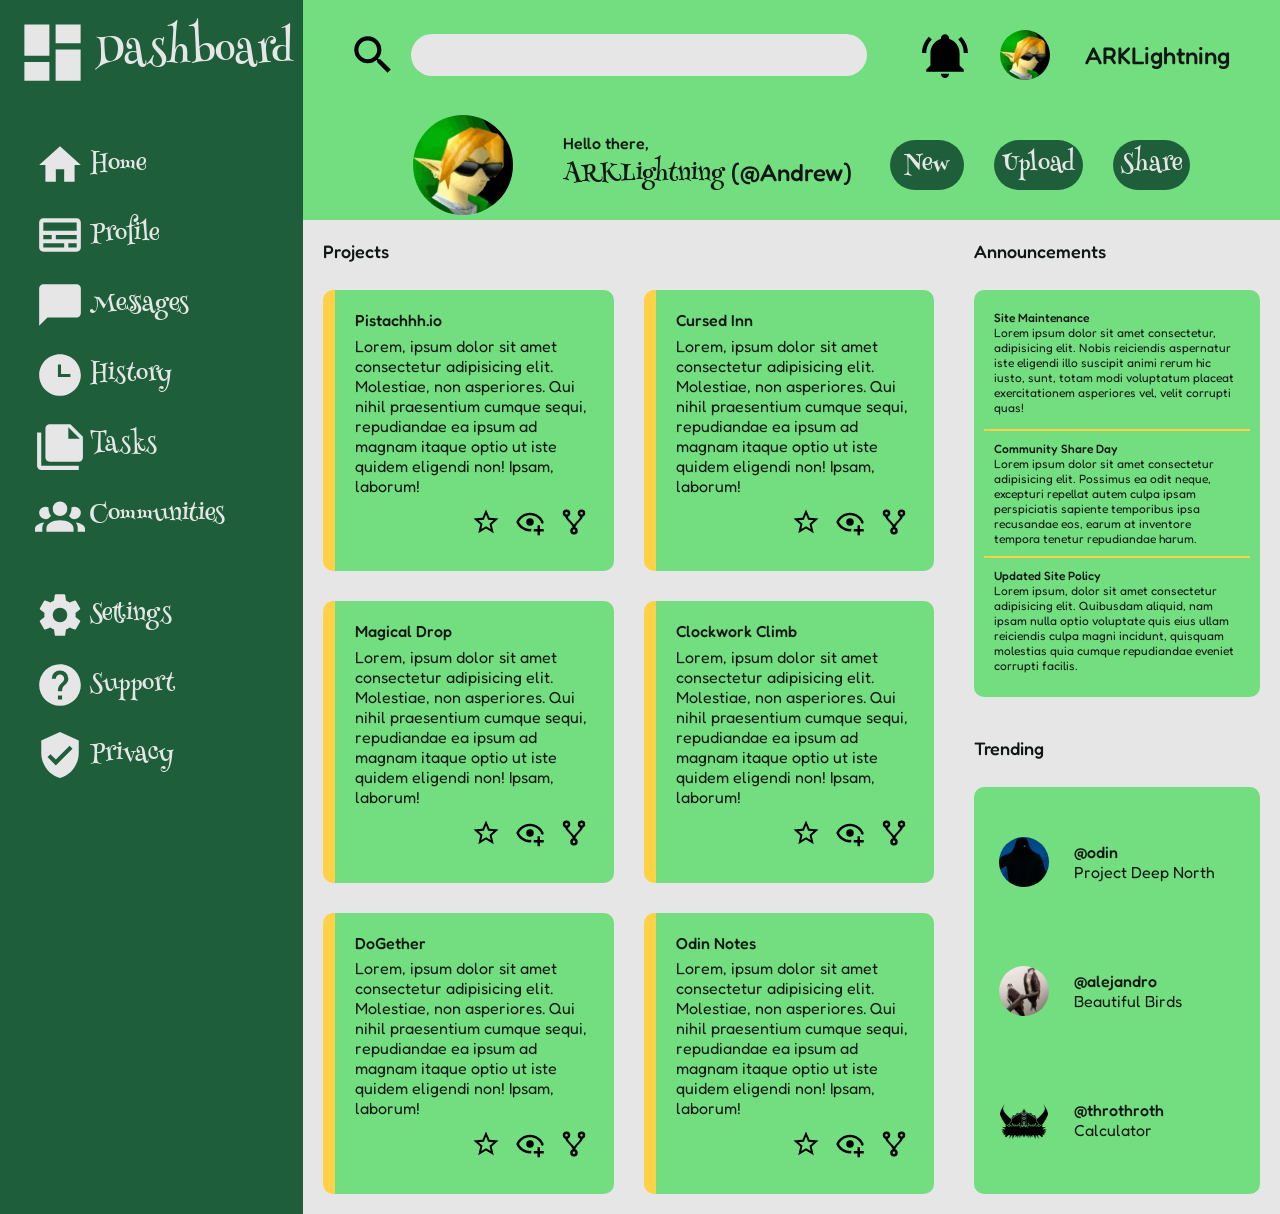
<file: advanced/admin-dashboard/admin-dash.html>
<!DOCTYPE html>
<html lang="en">
<head>
    <meta charset="UTF-8">
    <meta name="viewport" content="width=device-width, initial-scale=1.0">
    <title>Admin Dashboard</title>
    <link rel="stylesheet" href="admin-dash-styles.css">
</head>
<body>
    <div class="dashboard">
        <div class="sidebar">
            <div class="sidebar-heading">
                <img src="SVGs/view-dashboard.svg" class="icon">
                Dashboard
            </div>
            <div class="sidebar-list">
                <div class="sidebar-item">
                    <img src="SVGs/home.svg" class="icon-small">
                    Home
                </div>
                <div class="sidebar-item">
                    <img src="SVGs/id-card.svg" class="icon-small">
                    Profile
                </div>
                <div class="sidebar-item">
                    <img src="SVGs/message.svg" class="icon-small">
                    Messages
                </div>
                <div class="sidebar-item">
                    <img src="SVGs/clock-time-three.svg" class="icon-small">
                    History
                </div>
                <div class="sidebar-item">
                    <img src="SVGs/note-multiple.svg" class="icon-small">
                    Tasks
                </div>
                <div class="sidebar-item">
                    <img src="SVGs/account-group.svg" class="icon-small">
                    Communities
                </div>
            </div>
            <div class="sidebar-list">
                <div class="sidebar-item">
                    <img src="SVGs/cog.svg" class="icon-small">
                    Settings
                </div>
                <div class="sidebar-item">
                    <img src="SVGs/help-circle.svg" class="icon-small">
                    Support
                </div>
                <div class="sidebar-item">
                    <img src="SVGs/shield-check.svg" class="icon-small">
                    Privacy
                </div>
            </div>
        </div>
        <div class="header">
            <div class="header-top">
                <img src="SVGs/magnify.svg" class="icon-small-dark right-justify">
                <input type="text" class="search-bar">
                <img src="SVGs/bell-ring.svg" class="icon-small-dark right-justify">
                <img src="./IMGs/link_sunglasses.jpg" class="pfp">
                 <div class="simple-text" id="username">ARKLightning</div>
            </div>
            <div class="header-bottom">
                <img src="./IMGs/link_sunglasses.jpg" class="pfp-large">
                <div class="header-welcome">
                    <div class="header-welcome-top simple-text">Hello there,</div>
                    <div class="header-welcome-bottom">ARKLightning <span class="simple-text">(@Andrew)</span></div>
                </div>
                <div class="header-buttons">
                    <button class="header-button">New</button>
                    <button class="header-button">Upload</button>
                    <button class="header-button">Share</button>
                </div>
            </div>
        </div>
        <div class="main-content">
            <div class="projects">
                <div class="main-content-header simple-text">Projects</div>
                <div class="placeholder"></div>
                <div class="project-card">
                    <div class="simple-text">Pistachhh.io</div>
                    <div>Lorem, ipsum dolor sit amet consectetur adipisicing elit. Molestiae, non asperiores. Qui nihil praesentium cumque sequi, repudiandae ea ipsum ad magnam itaque optio ut iste quidem eligendi non! Ipsam, laborum!</div>
                    <div class="right-justify">
                        <img src="./SVGs/star-outline.svg" class="icon-smaller">
                        <img src="./SVGs/eye-plus-outline.svg" class="icon-smaller">
                        <img src="./SVGs/source-fork.svg" class="icon-smaller">
                    </div>
                </div>
                <div class="project-card">
                    <div class="simple-text">Cursed Inn</div>
                    <div>Lorem, ipsum dolor sit amet consectetur adipisicing elit. Molestiae, non asperiores. Qui nihil praesentium cumque sequi, repudiandae ea ipsum ad magnam itaque optio ut iste quidem eligendi non! Ipsam, laborum!</div>
                    <div class="right-justify">
                        <img src="./SVGs/star-outline.svg" class="icon-smaller">
                        <img src="./SVGs/eye-plus-outline.svg" class="icon-smaller">
                        <img src="./SVGs/source-fork.svg" class="icon-smaller">
                    </div>
                </div>
                <div class="project-card">
                    <div class="simple-text">Magical Drop</div>
                    <div>Lorem, ipsum dolor sit amet consectetur adipisicing elit. Molestiae, non asperiores. Qui nihil praesentium cumque sequi, repudiandae ea ipsum ad magnam itaque optio ut iste quidem eligendi non! Ipsam, laborum!</div>
                    <div class="right-justify">
                        <img src="./SVGs/star-outline.svg" class="icon-smaller">
                        <img src="./SVGs/eye-plus-outline.svg" class="icon-smaller">
                        <img src="./SVGs/source-fork.svg" class="icon-smaller">
                    </div>
                </div>
                <div class="project-card">
                    <div class="simple-text">Clockwork Climb</div>
                    <div>Lorem, ipsum dolor sit amet consectetur adipisicing elit. Molestiae, non asperiores. Qui nihil praesentium cumque sequi, repudiandae ea ipsum ad magnam itaque optio ut iste quidem eligendi non! Ipsam, laborum!</div>
                    <div class="right-justify">
                        <img src="./SVGs/star-outline.svg" class="icon-smaller">
                        <img src="./SVGs/eye-plus-outline.svg" class="icon-smaller">
                        <img src="./SVGs/source-fork.svg" class="icon-smaller">
                    </div>
                </div>
                <div class="project-card">
                    <div class="simple-text">DoGether</div>
                    <div>Lorem, ipsum dolor sit amet consectetur adipisicing elit. Molestiae, non asperiores. Qui nihil praesentium cumque sequi, repudiandae ea ipsum ad magnam itaque optio ut iste quidem eligendi non! Ipsam, laborum!</div>
                    <div class="right-justify">
                        <img src="./SVGs/star-outline.svg" class="icon-smaller">
                        <img src="./SVGs/eye-plus-outline.svg" class="icon-smaller">
                        <img src="./SVGs/source-fork.svg" class="icon-smaller">
                    </div>
                </div>
                <div class="project-card">
                    <div class="simple-text"><a href="../advanced-js-notes.html">Odin Notes</a></div>
                    <div>Lorem, ipsum dolor sit amet consectetur adipisicing elit. Molestiae, non asperiores. Qui nihil praesentium cumque sequi, repudiandae ea ipsum ad magnam itaque optio ut iste quidem eligendi non! Ipsam, laborum!</div>
                    <div class="right-justify">
                        <img src="./SVGs/star-outline.svg" class="icon-smaller">
                        <img src="./SVGs/eye-plus-outline.svg" class="icon-smaller">
                        <img src="./SVGs/source-fork.svg" class="icon-smaller">
                    </div>
                </div>
            </div>
            <div class="announcements">
                <div class="main-content-header simple-text">Announcements</div>
                <div class="announcements-block">
                    <div class="announcement-card"><span class="simple-text">Site Maintenance</span><br>Lorem ipsum dolor sit amet consectetur, adipisicing elit. Nobis reiciendis aspernatur iste eligendi illo suscipit animi rerum hic iusto, sunt, totam modi voluptatum placeat exercitationem asperiores vel, velit corrupti quas!</div>
                    <div class="announcement-card announcement-card-middle"><span class="simple-text">Community Share Day</span><br>Lorem ipsum dolor sit amet consectetur adipisicing elit. Possimus ea odit neque, excepturi repellat autem culpa ipsam perspiciatis sapiente temporibus ipsa recusandae eos, earum at inventore tempora tenetur repudiandae harum.</div>
                    <div class="announcement-card"><span class="simple-text">Updated Site Policy</span><br>Lorem ipsum, dolor sit amet consectetur adipisicing elit. Quibusdam aliquid, nam ipsam nulla optio voluptate quis eius ullam reiciendis culpa magni incidunt, quisquam molestias quia cumque repudiandae eveniet corrupti facilis.</div>
                </div>
            </div>
            <div class="trending">
                <div class="main-content-header simple-text">Trending</div>
                <div class="trending-block">
                    <div class="trending-card"><img src="./IMGs/valheim-odin-Cropped.avif" class="pfp"><span><span class="simple-text">@odin</span><br> Project Deep North</span></div>
                    <div class="trending-card"><img src="./IMGs/dmytro-koplyk--a4h5faJ7Hc-unsplash.jpg" class="pfp"><span><span class="simple-text">@alejandro</span><br> Beautiful Birds</span></div>
                    <div class="trending-card"><img src="./IMGs/viking-hat.png" class="pfp"><span><span class="simple-text">@throthroth</span><br> Calculator</span></div>
                </div>
            </div>
        </div>
    </div>
</body>
</html>
</file>
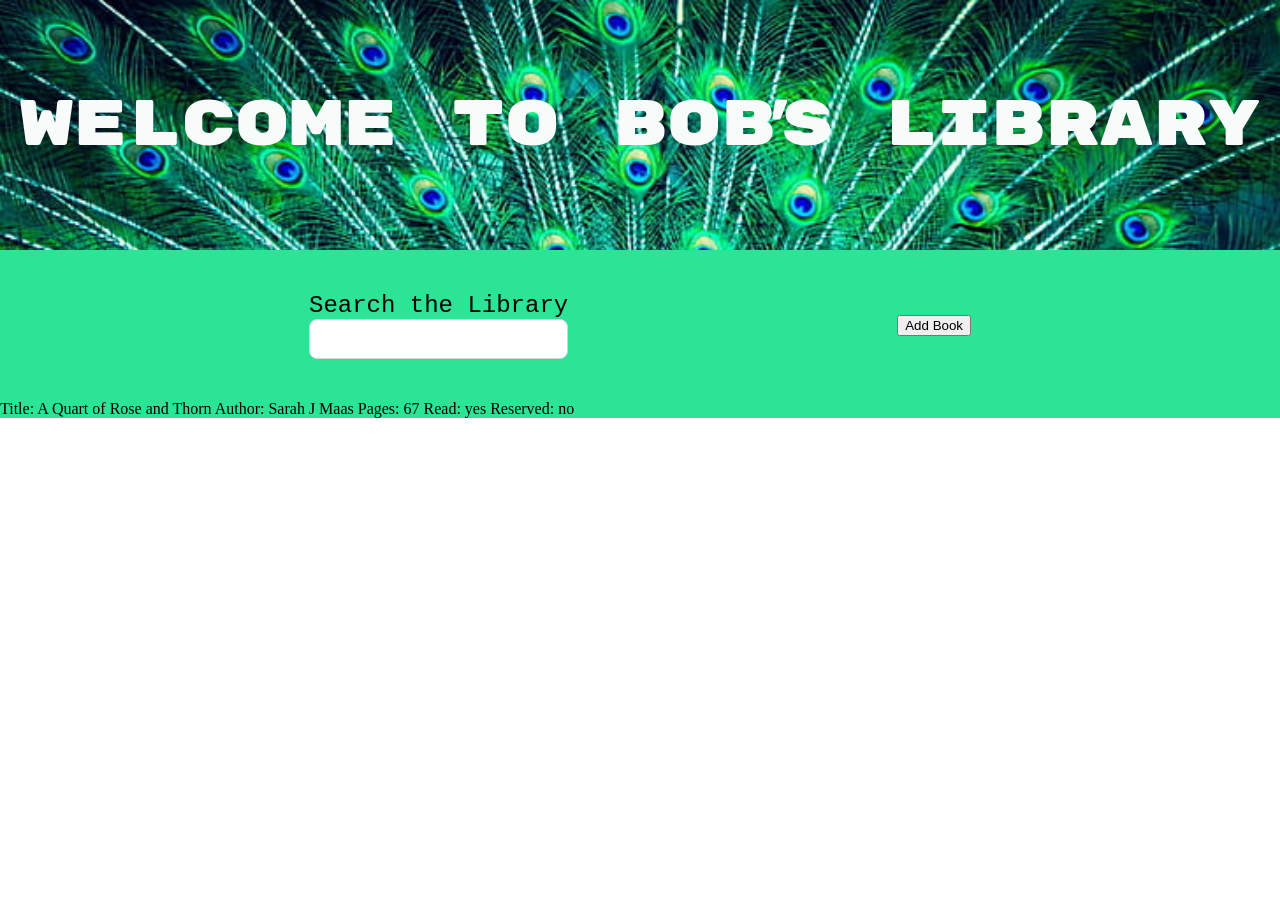
<file: advanced/js-mini-projects/library/library.html>
<!DOCTYPE html>
<html lang="en">
<head>
    <meta charset="UTF-8">
    <meta name="viewport" content="width=device-width, initial-scale=1.0">
    <title>Odin Library</title>
    <link rel="stylesheet" href="library-styles.css">
</head>
<body>
    <div class="header">Welcome to Bob's Library</div>
    <div class="main-content">
        <div class="controls">
            <div class="searchbar">
                Search the Library
                <input>
            </div>
            <button class="add-book">Add Book</button>
        </div>
        <div class="catalogue">
            <div class="book-card">
                Title: A Quart of Rose and Thorn
                Author: Sarah J Maas
                Pages: 67
                Read: yes
                Reserved: no
            </div>
        </div>
    </div>
</body>
</html>
</file>
<file: style.css>
@import url('https://fonts.googleapis.com/css2?family=Metal+Mania&display=swap');
@import url('https://fonts.googleapis.com/css2?family=Orbitron:wght@400..900&display=swap');
@import url('https://fonts.googleapis.com/css2?family=Germania+One&display=swap');
@import url('https://fonts.googleapis.com/css2?family=Creepster&display=swap');


body {
  background: #FFEE8C;
  font-family: 'Copperplate', Verdana, Geneva, Tahoma, sans-serif;
}

button {
  background: #eee;
  border: 1px solid #008800;
  display: block;
  font-size: x-large;
  margin: 0px auto;
  
}

div {
  background: #eee;
  padding: 20px;
  margin: 40px;
  border: 5px solid #008800;
}

div.flaming-text {
  font-family: 'Metal Mania', sans-serif;
  font-size: 60px;
  color: #fff;
  text-align: center;
  background: #000;
  padding: 20px;
    text-shadow: 
    0 0 4px #fff, 
    0 -5px 4px #ff3, 
    2px -10px 6px #f90, 
    -2px -15px 11px #c33;
}

div.flaming-text#rps-ui-container {
  border: 5px solid #c33;
  margin: 10px;
}

div#rps-ui-scoreboard,
div#rps-ui-exit {
  align-self: center;
}

.neutral-div,
.neutral-element {
  all: revert;
}

.flex-element-horizontal {
  display: flex;
  justify-content: space-between;
  align-items: center;
}

.flex-element-vertical {
  display: flex;
  flex-direction: column;
  justify-content: space-between;
  /* align-items: center; */
}

.button-image {
  height: 100px;
  width: 100px;
  object-fit: cover;
  object-position: center;
  border: 5px solid #008800;
  border-radius: 20%;
  align-self: center;
  margin: 10px;
  display: block;
}

.unselected-button {
  opacity: 0.5;
  border: 5px solid #CC5500;
}

.selected-button-winner {
  opacity: 1;
  border: 5px solid #008800;
}

.selected-button-loser {
  opacity: 1;
  border: 5px solid #880000;
}

.title {
  background: #eee;
  padding: 20px;
  border: 5px solid #008800;
  margin: 40px;
  text-align: center;
}

.code {
  background: #333333;
  padding: 5px;
  border: 3px solid #008800;
  margin: 5px;
  color: lightblue;
  max-width: fit-content;
  font-family: 'Google Sans Code', sans-serif;
  display: inline-block;
}

.flex-item-one {
  flex-basis: 30%;
  flex-grow: 3;
  flex-shrink: 0;
  min-width: min-content;
}

.flex-item-two {
  flex-basis: 30%;
  flex-grow: 1;
  flex-shrink: 0;
  min-width: min-content;
}

.js-notes-container {
  all: revert;
  display: flex;
}

.left-col {
  flex: 1;
}

.right-col {
  flex: 3;
}

.sketch-body {
  background: #05060A;
  padding: 20px;
}

.sketch-frame {
  background: #1B1F3B;
  margin: 20px;
  padding: 20px;
  display: flex;
  flex-direction: column;
}

.sketch-title {
  background: #A9B3D6;
  border: 5px solid #2F3C7E;
  margin: 20px;
  padding: 20px;
  color: #1B1F3B;
  font-family: "Orbitron", sans-serif;
  font-size: 48px;
  font-weight: bold;
  text-align: center;
  flex-basis: 80px;
}

.sketch-settings-container {
  display: flex;
  gap: 40px;
  justify-content: center;
  flex-wrap: wrap;
}

.sketch-settings {
  font-size: 24px;
  align-self: center;
  flex-basis: 40px;
  margin: 10px;
}

.sketch-grid {
  background: #A9B3D6;
  border: 5px solid #2F3C7E;
  margin: 20px;
  padding: 20px;
  display: flex;
  justify-content: center;
}

.sketch-container {
  display: flex;
  flex-direction: column;
  width: min(90%, min(95vw, 95vh));
  height: min(95vw, 95vh);
  aspect-ratio: 1/1;
  background: #EDEEF2;

}

.sketch-row {
  all: revert;
  flex: 1, 1, auto;
  display: flex;
  margin: 0, auto;
  min-width: 0;
  min-height: 0;
  /* align-self: center; */
}

.sketch-cell {
  all: revert;
  background: #EDEEF2;
  flex: 1;
  border: 1px solid #A9B3D6;
  box-sizing: border-box;
  /* max-height: 100%;
  max-width: 100/16%; */
  aspect-ratio: 1 / 1;
}

.odin-calculator-body {
  background: #0E0E0E;
  padding: 30px;
  font-family: "Germania One", sans-serif;
  font-size: 36px;
}

.calc-frame {
  margin: 30px;
  padding: 30px;
  border: 5px double #5E4638;
  border-radius: 20px;
  background: #8C8D82;
  color: #F2F2F2;
  display: flex;
  flex-direction: column;
  align-items: center;
}

.calc-title {
  font-size: 60px;
  color: #5E4638;
}

.calc-box {
  border: 5px solid #0E0E0E;
  border-radius: 20px;
  background: #5E4638;
  width: 250px;
  height: 400px;
  margin-top: -80px;
  padding: 10px;
  display: flex;
  flex-direction: column;
  align-items: center;
}

.calc-top {
  border: #0E0E0E 3px solid;
  margin: 10px;
  height: 80px;
  width: 225px;
  border-radius: 20px;
  padding: 5px;
  display: flex;
  justify-content: center;
  align-items: flex-end;
  background: #8C8D82;
  flex-direction: column;
  text-align: center;
}

.calc-hat {
  z-index: 1;
  width: 320px;
  height: auto;
}

.calc-keypad {
  border: #0E0E0E 3px solid;
  margin: 10px;
  height: 240px;
  width: 225px;
  border-radius: 20px;
  background: #8C8D82;
  padding: 5px;
  display: flex;
  flex-direction: column;
}

.calc-row {
  display: flex;
  justify-content: center;
  /* gap: 5px; */
  align-items: center;
}

.calc-button {
  border: none;
  border-radius: 20px;
  corner-shape: bevel;
  width: 40px;
  height: 40px;
  margin: 4px;
  background: #0E0E0E;
  display: flex;
  align-items: center;
  justify-content: center;
  color: #F2F2F2;
  font-family: "Germania One", sans-serif;

}

.calc-button-orange {
  border: none;
  border-radius: 20px;
  corner-shape: bevel;
  width: 40px;
  height: 40px;
  margin: 4px;
  background: #B85C38;
  display: flex;
  align-items: center;
  justify-content: center;
  color: #F2F2F2;
  font-family: "Germania One", sans-serif;
}

.calc-button-rectangle {
  width: 88px;
  height: 40px;
  border-radius: 20px;
  corner-shape: bevel;
}

.calc-wrath {
  font-family: "Creepster", sans-serif;
  color: red;
}

#flex-body {
  display: flex;
  flex-wrap: wrap;
}

#calc-backspace {
  font-size: 16px;
}

#calc-top-bottom {
  font-size: 16px;
}
</file>
<file: advanced/advanced-styles.css>
:root {
  font-family: sans-serif;
  --header-footer-color: #1E293B;
  --sidebar-color: #F1F5F9;
  --content-color: #FFFFFF;
  --text-color: #334155;
  --border-color: #E2E8F0;
  --accent-color: #DC2626;

  
}

body {
    display: flex;
    flex-direction: column;
    align-items: stretch;
    margin: 0px;
    position: relative;
}


table {
  border-collapse: collapse;
  border: 2px solid rgb(200 200 200);
  letter-spacing: 1px;
  font-size: 0.8rem;
}

td,
th {
  border: 1px solid rgb(190 190 190);
  padding: 10px 20px;
}

th {
  background-color: rgb(235 235 235);
}

td {
  text-align: center;
}

td code {
  text-align: left;
  display: block;
}

tr:nth-child(even) td {
  background-color: rgb(250 250 250);
}

tr:nth-child(odd) td {
  background-color: rgb(245 245 245);
}

caption {
  padding: 10px;
}

button {
  border-color: var(--border-color);
  background: var(--content-color);
  color: var(--text-color);
  padding: 5px;
}

.column-border {
  border: 2px solid black;
}

.header {
    display: flex;
    flex-direction: column;
    align-items: center;
    justify-content: center;
    flex-basis: 240px;
    background: var(--header-footer-color);
    color: var(--sidebar-color);
    font-size: 6em;
    font-weight: 900;
    text-align: center;
}

.header-links {
    padding: 0px;
    list-style-type: none;
    display: flex;
    gap: 24px;
    margin-bottom: 10px;
    margin-top: -40px;
}

.header-link {
    text-decoration: none;
    color: #FFF8F0;
    font-size: 18px;
}

.neutral-link {
  text-decoration: none;
  color: inherit;
}


.content {
    background: var(--content-color);
    color: var(--text-color);
    flex-basis: 1400px;
    display: flex;
}


.left-sidebar {
    flex-basis: 600px;
    flex-grow: 1;
    flex-shrink: 1;
    background: var(--sidebar-color);
    min-width: 200px;
    position: sticky;
    top: 0px;
    align-self: flex-start;
    height: 100vh;
}

.right-sidebar {
  flex-basis: 300px;
  flex-grow: 1;
  flex-shrink: 1;
  background: var(--content-color);
  min-width: 25px;

}

.middle-body {
    flex-grow: 12;
    flex-shrink: 1;
    display: flex;
    flex-direction: column;
    align-items: flex-start;
    gap: 16px;
    padding: 24px;
}

.course-category {
  width: 95%;
  padding: 40px;
  text-align: center;
  align-self: center;
  color: var(--header-footer-color-color);
  font-weight: bolder;
  font-size: 4em;
  border-top: 2px solid var(--border-color);
}

.course-subcategory {
  color: var(--header-footer-color-color);
  font-weight: bold;
  text-decoration: underline;
  font-size: 2em;
  align-self: center;
  width: 100%;
  border-top: 1px dashed var(--border-color);
  padding-top: 40px;
  margin-top: 40px;
}

.lesson-category {
  color: var(--header-footer-color-color);
  font-weight: bold;
  font-size: 1.5em;

}

.footer {
  background: var(--header-footer-color);
  color: var(--sidebar-color);
  font-size: 2em;
  font-weight: 500px;
  flex-basis: 120px;
  display: flex;
  justify-content: center;
  align-items: center;
}

.list-arrow:focus {
  transform: rotate(180deg);
}

.secondary-list-item {
  padding-left: 36px;
}

#category-list {
  list-style-type: none;
  color: var(--header-footer-color);
  font-size: 24px;
  display: flex;
  flex-direction: column;
  justify-content: center;
  align-items: flex-start;
  gap: 16px;
  padding: 10px;
}
</file>
<file: advanced/admin-dashboard/admin-dash-styles.css>
@import url('https://fonts.googleapis.com/css2?family=Fontdiner+Swanky&family=Henny+Penny&display=swap');
@import url('https://fonts.googleapis.com/css2?family=Fredoka:wght@300..700&display=swap');

:root {
    --dark-green: #1E5E3A;
    --light-green: #72DE80;
    --accent: #FFD147;
    --white: #FFFFFF;
    --dark-gray: #323B36;
    --light-gray: #E6E6E6;
    --black: #111714;
}

body {
    margin: 0;
    padding: 0;
}

a {
    all: unset;
    display: inline-block;
}

.sidebar-item,
.sidebar-heading,
.header button,
.header img
.trending-card,
.projects img,
.projects a {
    transition: transform 0.2s ease, box-shadow 0.2s ease;
}

.sidebar-item:hover,
.sidebar-heading:hover,
.header button:hover,
.header img:hover,
.trending-card:hover,
.projects img:hover,
.projects a:hover {
    transform: translateY(-4px); /* Lifts up 4px */
    /* box-shadow: 0 6px 14px rgba(17, 23, 20, 0.2); */
}

.dashboard {
    display: grid;
    grid-template-rows: 1fr 8fr;
    grid-template-columns: 1fr 4fr;
    height: 100vh;
    margin: 0px;
}

.header {
    background-color: var(--light-green);
    display: grid;
    grid-template-rows: 1fr 1fr;
}

.sidebar {
    background-color: var(--dark-green);
    grid-row: 1 / 3;
    display: block;
    padding: 10px;
}

.main-content {
    display: grid;
    background-color: var(--light-gray);
    grid-template-rows: 1fr 1fr;
    grid-template-columns: 2fr 1fr;
}

.icon {
    width: 75px;
    height: 75px;
    /* filter: brightness(0.9) invert(1); */
    filter: invert(90%);
    margin: 5px;
}

.icon-small {
    width: 50px;
    height: 50px;
    /* filter: brightness(0.9) invert(1); */
    filter: invert(90%);
    margin: 5px;
}

.icon-small-dark {
    width: 50px;
    height: 50px;
    /* filter: brightness(0.9) invert(1); */
    margin: 5px;
}

.icon-smaller {
    width: 30px;
    height: 30px;
    margin: 5px;
}

.sidebar-heading {
    display: block;
    color: var(--light-gray);
    font-family: "Henny Penny", 'Courier New', Courier, monospace;
    font-size: 40px;
    display: flex;
    align-items: center;
    justify-content: flex-start;
}

.sidebar-list {
    display: grid;
    grid-template-columns: 1fr;
    grid-auto-rows: auto;
    margin: 20px;
    margin-top: 40px;
    gap: 10px;
}

.sidebar-item {
    display: block;
    color: var(--light-gray);
    font-family: "Henny Penny", 'Courier New', Courier, monospace;
    font-size: 24px;
    display: flex;
    align-items: center;
    justify-content: flex-start;
}

.header-top {
    display: grid;
    grid-template-columns: 100px 5fr 100px 100px 1fr;
    margin-right: 40px;
    align-items: center;
}

.header-bottom {
    display: grid;
    grid-template-columns: 200px 1fr 300px;
    margin-right: 90px;
    margin-left: 60px;
    align-items: center;
}

.right-justify {
    justify-self: flex-end;
    grid-template-columns: 1fr, 1fr, 1fr;
}

.search-bar {
  font-size: 16px;
  height: 36px;
  margin: 8px;
  padding-left: 20px;
  color: #333333;
  background-color: var(--light-gray); /* Light gray background */
  border: 2px solid transparent; /* Prevents layout shift when focus border appears */
  border-radius: 9999px; /* Full pill-shaped rounded corners */
  outline: none; /* Removes the default browser blue glow */
  transition: all 0.2s ease-in-out;
}

.pfp {
    width: 50px;
    height: 50px;
    margin: 5px;
    border-radius: 50%;
    object-fit: cover;
    justify-self: center;
}

.pfp-large {
    width: 100px;
    height: 100px;
    margin: 5px;
    border-radius: 50%;
    object-fit: cover;
    justify-self: center;   
}

.header-welcome {
    display: flex;
    flex-direction: column;
}

.header-welcome-top {
    font-size: 16px;
    font-family: "Henny Penny", 'Courier New', Courier, monospace;
    color: var(--black);
}

.header-welcome-bottom {
    font-size: 24px;
    font-family: "Henny Penny", 'Courier New', Courier, monospace;
    color: var(--black);
}

.header-buttons {
    display: flex;
    justify-content: flex-end;
    gap: 30px;
}

.header-button {
    background: var(--dark-green);
    color: var(--light-gray);
    border-radius: 9999px; /* Full pill-shaped rounded corners */
    outline: none; /* Removes the default browser blue glow */
    border: 2px solid transparent; /* Prevents layout shift when focus border appears */
    font-size: 24px;
    font-family: "Henny Penny", 'Courier New', Courier, monospace;
    width: 100px;
    height: 50px;
}

.projects {
    grid-row: 1 / 3;
    display: grid;
    grid-template-rows: 20px 1fr 1fr 1fr;
    grid-template-columns: 1fr 1fr;
    gap: 30px;
    padding: 20px;    
}

.project-card {
    background: var(--light-green);
    display: grid;
    border-radius: 10px;
    padding: 20px;
    border-left: var(--accent) 12px solid;
    color: var(--black);
    font-family: "Fredoka", 'Courier New', Courier, monospace;
}


.announcements,
.trending {
    display: grid;
    grid-template-rows: 20px 1fr;
    gap: 30px;
    padding: 20px;
}

.announcements-block,
.trending-block {
    display: grid;
    grid-template-rows: 1fr 1fr 1fr;
    background: var(--light-green);
    font-size: 12px;
    border-radius: 10px;
    padding: 10px;
}

.announcement-card {
    padding: 10px;
    color: var(--black);
    font-family: "Fredoka", 'Courier New', Courier, monospace;
}

.trending-card {
    display: flex;
    color: var(--black);
    font-family: "Fredoka", 'Courier New', Courier, monospace;
    font-size: 16px;
    align-items: center;
    gap: 20px;
    padding: 10px;

}

.announcement-card-middle {
    border-top: 2px solid var(--accent);
    border-bottom: 2px solid var(--accent);
}

.main-content-header {
    font-size: 18px;

}

.simple-text {
    color: var(--black);
    font-family: "Fredoka", 'Courier New', Courier, monospace;
    font-weight: 500;
}

#username {
    font-size: 24px;
    margin: 10px;
}
</file>
<file: advanced/js-mini-projects/library/library-styles.css>
@import url('https://fonts.googleapis.com/css2?family=Rubik+Mono+One&display=swap');

body {
    margin: 0px;
}

.header {
    font-family: 'Rubik Mono One', 'Courier New', Courier, monospace;
    font-size: 4em;
    display: flex;
    align-items: center;
    justify-content: center;
    background-image: url(./library-peacock.jpg);
    background-size: cover;
    background-position: top;
    height: 250px;
    color: #F7FBF9;
}

.main-content {
    background: #2BE496;
}

.controls {
    height: 150px;
    font-size: 4em;
    display: flex;
    align-items: center;
    justify-content: space-evenly;
    gap: 20px;
}

.searchbar {
    font-family: 'Courier New', Courier, monospace;
    font-size: 24px;
    display: flex;
    align-items: center;
    justify-content: center;
    flex-direction: column;
}

.searchbar input {
    background-color: #ffffff;
    border: 1.5px solid #d1d5db;
    border-radius: 8px;
    transition: border-color 0.2s ease, box-shadow 0.2s ease;
    width: 100%;
    max-width: 320px;
    padding: 10px 14px;
    box-sizing: border-box;
    font-family: 'Courier New', Courier, monospace;
    font-size: 16px;
    color: #1f2937;
}

.searchbar input:focus {
    outline: none; 
    border-color: #3b82f6;
    box-shadow: 0 0 0 3px rgba(59, 130, 246, 0.2);
}
</file>
